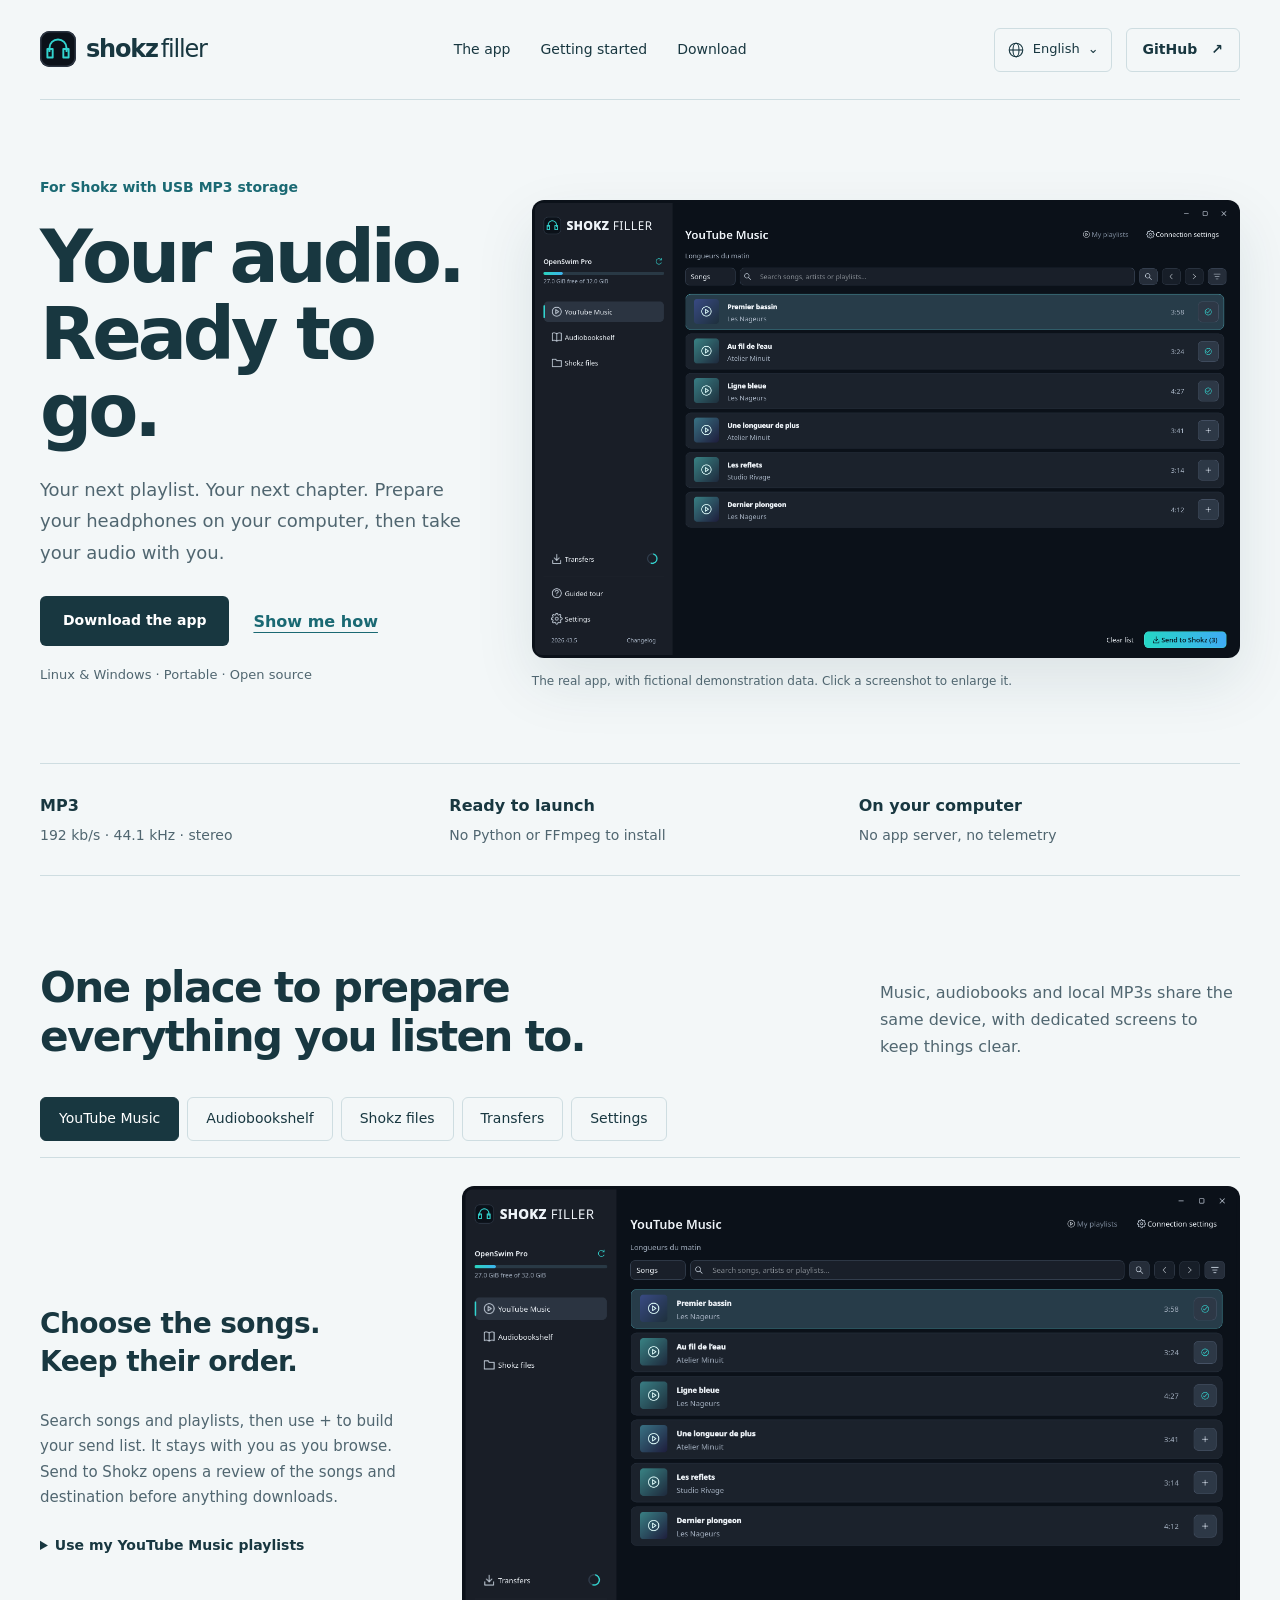
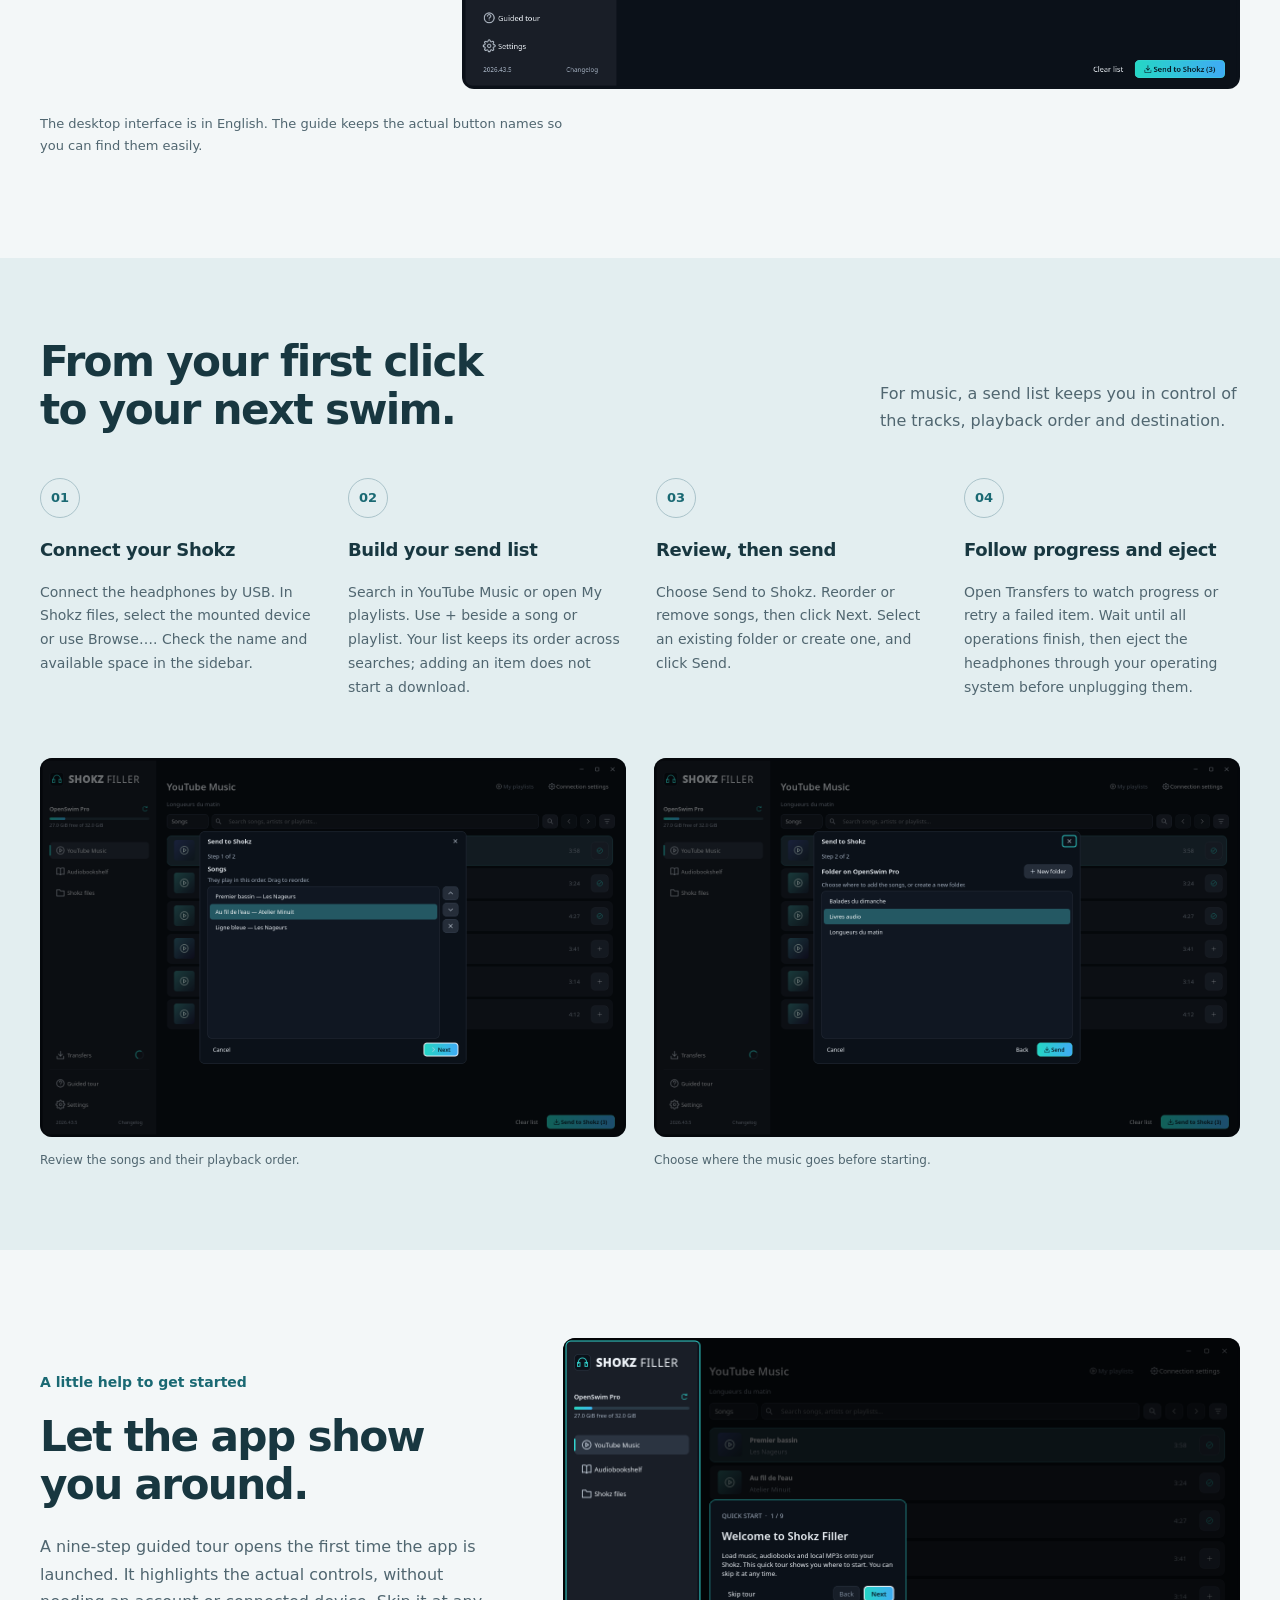
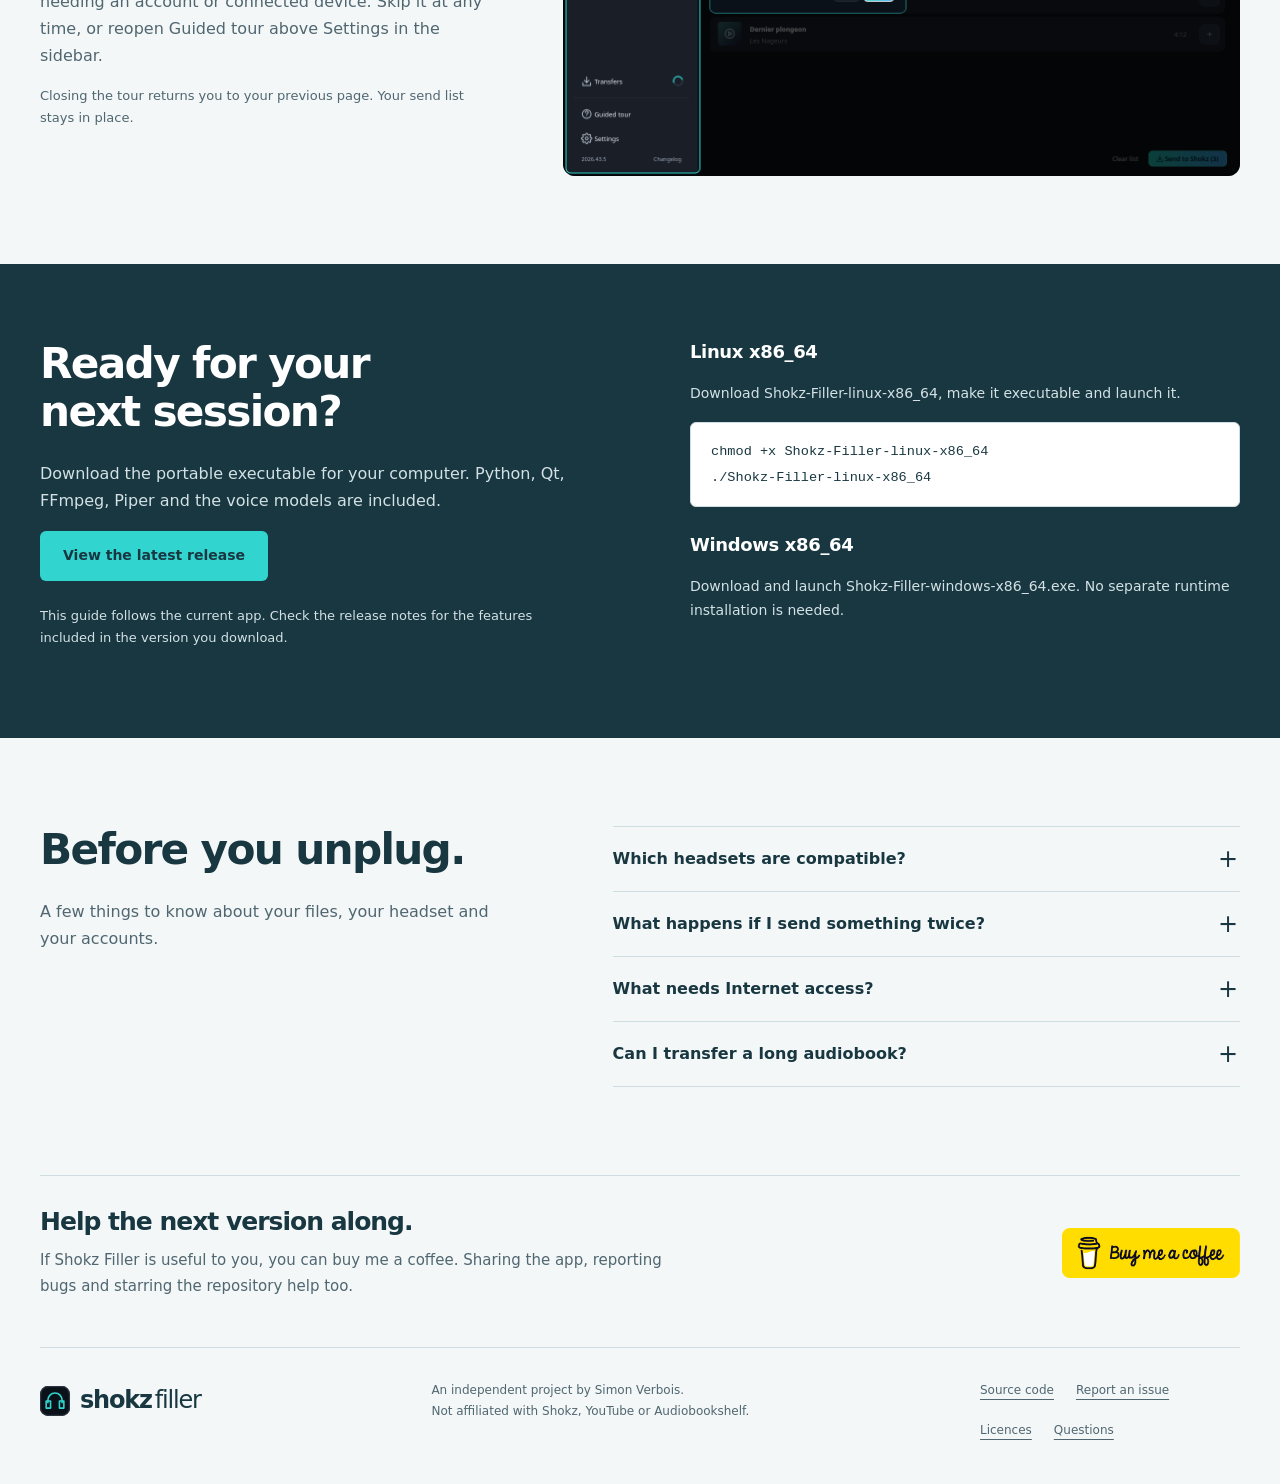
<file: docs/index.html>
<!doctype html>

<html lang="en">
  <head>
    <meta charset="utf-8">
    <meta name="viewport" content="width=device-width, initial-scale=1">
    <meta name="theme-color" content="#f3f7f8">
    <title>Shokz Filler — Your audio, ready to go.</title>
    <meta name="description" content="Prepare music, Audiobookshelf chapters and local MP3s for your Shokz. A portable Linux and Windows app with verified transfers, offline voices and a guided tour.">
    <meta property="og:title" content="Shokz Filler — Your audio, ready to go.">
    <meta property="og:description" content="Prepare music, Audiobookshelf chapters and local MP3s for your Shokz. A portable Linux and Windows app with verified transfers, offline voices and a guided tour.">
    <meta property="og:type" content="website">
    <meta property="og:url" content="https://simon-verbois.github.io/shokz-filler/">
    <meta property="og:image" content="https://simon-verbois.github.io/shokz-filler/screenshots/music.png">
    <link rel="canonical" href="https://simon-verbois.github.io/shokz-filler/">
    <link rel="icon" href="favicon.svg" type="image/svg+xml">
    <link rel="stylesheet" href="styles.css">
    <script src="site.js" defer></script>
  <link rel="alternate" hreflang="en" href="https://simon-verbois.github.io/shokz-filler/">
<link rel="alternate" hreflang="fr" href="https://simon-verbois.github.io/shokz-filler/fr/">
<link rel="alternate" hreflang="nl" href="https://simon-verbois.github.io/shokz-filler/nl/">
<link rel="alternate" hreflang="de" href="https://simon-verbois.github.io/shokz-filler/de/">
<link rel="alternate" hreflang="es" href="https://simon-verbois.github.io/shokz-filler/es/">
<link rel="alternate" hreflang="x-default" href="https://simon-verbois.github.io/shokz-filler/">
</head>
  <body>
    <a class="skip" href="#contenu">Skip to content</a>
    <header class="header wrap">
      <a class="brand" href="./" aria-label="Shokz Filler home"><img src="favicon.svg" width="36" height="36" alt=""><span>shokz<span class="brand-light">filler</span></span></a>
      <nav aria-label="Main navigation">
        <a href="#decouvrir">The app</a>
        <a href="#guide">Getting started</a>
        <a href="#telecharger">Download</a>
      </nav><div class="header-actions"><details class="language-picker"><summary aria-label="Site language: English"><svg viewBox="0 0 24 24" aria-hidden="true"><circle cx="12" cy="12" r="9"></circle><ellipse cx="12" cy="12" rx="4" ry="9"></ellipse><path d="M3 12h18"></path></svg><span>English</span><span aria-hidden="true">⌄</span></summary><ul><li><a href="./" lang="en" hreflang="en" aria-current="page">English</a></li><li><a href="./fr/" lang="fr" hreflang="fr">Français</a></li><li><a href="./nl/" lang="nl" hreflang="nl">Nederlands</a></li><li><a href="./de/" lang="de" hreflang="de">Deutsch</a></li><li><a href="./es/" lang="es" hreflang="es">Español</a></li></ul></details>
      <a class="button button-small button-outline" href="https://github.com/simon-verbois/shokz-filler">GitHub <span aria-hidden="true">↗</span></a>
    </div></header>
    <main id="contenu">
      <section class="hero wrap" aria-labelledby="hero-title">
        <div class="hero-copy">
          <p class="eyebrow">For Shokz with USB MP3 storage</p>
          <h1 id="hero-title">Your audio.<br>Ready to go.</h1>
          <p class="lead">Your next playlist. Your next chapter. Prepare your headphones on your computer, then take your audio with you.</p>
          <div class="actions">
            <a class="button button-primary" href="#telecharger">Download the app</a>
            <a class="text-link" href="#guide">Show me how</a>
          </div>
          <p class="small muted">Linux &amp; Windows · Portable · Open source</p>
        </div>
        <figure class="hero-shot">
          <a class="screenshot" href="screenshots/music.png" data-preview><img src="screenshots/music.png" width="1360" height="880" fetchpriority="high" alt="Music search with three songs in the send list"></a>
          <figcaption>The real app, with fictional demonstration data. Click a screenshot to enlarge it.</figcaption>
        </figure>
      </section>
      <div class="specs wrap">
        <p><strong>MP3</strong><span>192 kb/s · 44.1 kHz · stereo</span></p>
        <p>
          <strong>Ready to launch</strong><span>No Python or FFmpeg to install</span>
        </p>
        <p>
          <strong>On your computer</strong><span>No app server, no telemetry</span>
        </p>
      </div>

      <section class="section wrap" id="decouvrir" aria-labelledby="app-title">
        <div class="section-head">
          <h2 id="app-title">One place to prepare everything you listen to.</h2>
          <p>Music, audiobooks and local MP3s share the same device, with dedicated screens to keep things clear.</p>
        </div>
        <div class="app-gallery" data-gallery>
          <div class="screen-tabs" aria-label="Application screens">
            <a href="#guide-musique" data-screen>YouTube Music</a>
            <a href="#guide-livres" data-screen>Audiobookshelf</a>
            <a href="#guide-appareil" data-screen>Shokz files</a>
            <a href="#screen-transfers" data-screen>Transfers</a>
            <a href="#guide-voix" data-screen>Settings</a>
          </div>
          <article class="screen-panel" id="guide-musique" data-panel>
            <div>
              <h3>Choose the songs. Keep their order.</h3>
              <p>Search songs and playlists, then use + to build your send list. It stays with you as you browse. Send to Shokz opens a review of the songs and destination before anything downloads.</p>
              <details>
                <summary>Use my YouTube Music playlists</summary>
                <p>In Settings, click Connect next to YouTube Music. Open your browser, sign in and return to the app to import the session. Then open My playlists. Public search works without an account.</p>
              </details>
            </div>
            <figure>
              <a class="screenshot" href="screenshots/music.png" data-preview><img src="screenshots/music.png" width="1360" height="880" loading="lazy" alt="Music search with three songs in the send list"></a>
            </figure>
          </article>
          <article class="screen-panel" id="guide-livres" data-panel>
            <div>
              <h3>One book. One folder. Numbered chapters.</h3>
              <p>Connect your Audiobookshelf server in Settings. Select books and choose Send to Shokz: each chapter becomes a numbered MP3, copied in playback order. Available chapter metadata is used when valid; otherwise the source-file order is preserved.</p>
              <a class="text-link" href="screenshots/chapters.png" data-preview><img class="preview-thumb" src="screenshots/chapters.png" width="1360" height="880" loading="lazy" alt="Numbered MP3 chapters in the Shokz file browser"><span>See the exported chapter files</span></a>
            </div>
            <figure>
              <a class="screenshot" href="screenshots/audiobooks.png" data-preview><img src="screenshots/audiobooks.png" width="1360" height="880" loading="lazy" alt="Audiobookshelf library and book selection"></a>
            </figure>
          </article>
          <article class="screen-panel" id="guide-appareil" data-panel>
            <div>
              <h3>Your files, in their place.</h3>
              <p>Choose your detected Shokz or use Browse… to select its mounted folder. Create folders, rename and move files. Add MP3 imports local music: compatible files copy directly, others are converted to the target format without changing your originals.</p>
              <p class="tip">Deletion asks for confirmation. Name conflicts preserve both files. Recovery tools are in the overflow menu.</p>
            </div>
            <figure>
              <a class="screenshot" href="screenshots/device.png" data-preview><img src="screenshots/device.png" width="1360" height="880" loading="lazy" alt="Device storage, folders and local MP3 import controls"></a>
            </figure>
          </article>
          <article class="screen-panel" id="screen-transfers" data-panel>
            <div>
              <h3>Know what is happening.</h3>
              <p>Follow downloads, conversion and copies in Transfers. Use Cancel selected for active or queued items, or Retry selected after a failure or cancellation. The sidebar indicator stays visible on every screen.</p>
              <p class="tip">Interrupted copies remain distinguishable from complete MP3s. Reconnect the same device before retrying or resuming.</p>
            </div>
            <figure>
              <a class="screenshot" href="screenshots/transfers.png" data-preview><img src="screenshots/transfers.png" width="1360" height="880" loading="lazy" alt="Transfer queue with complete, converting, waiting and failed items"></a>
            </figure>
          </article>
          <article class="screen-panel" id="guide-voix" data-panel>
            <div>
              <h3>Hear which chapter comes next.</h3>
              <p>Optional Piper announcements run offline, with eight bundled voices across French, English, German, Dutch and Spanish. Set separate text for the first and later chapters. Default speed is 100%, followed by 1.5 seconds of silence.</p>
              <p>Use $book_name, $author_name, $chapter_number and $chapter_title. Try Preview, then Save settings. Changes apply to books queued afterwards.</p>
              <a class="text-link" href="screenshots/accounts.png" data-preview><img class="preview-thumb" src="screenshots/accounts.png" width="1360" height="880" loading="lazy" alt="Settings with YouTube Music and Audiobookshelf account controls"><span>See the account settings</span></a>
            </div>
            <figure>
              <a class="screenshot" href="screenshots/settings.png" data-preview><img src="screenshots/settings.png" width="1360" height="880" loading="lazy" alt="First-chapter and later-chapter announcement settings with voice preview"></a>
            </figure>
          </article>
        </div>
        <p class="small muted">The desktop interface is in English. The guide keeps the actual button names so you can find them easily.</p>
      </section>

      <section class="guide-section" id="guide" aria-labelledby="guide-title">
        <div class="wrap">
          <div class="section-head">
            <h2 id="guide-title">From your first click to your next swim.</h2>
            <p>For music, a send list keeps you in control of the tracks, playback order and destination.</p>
          </div>
          <ol class="workflow">
            <li>
              <h3>Connect your Shokz</h3>
              <p>Connect the headphones by USB. In Shokz files, select the mounted device or use Browse…. Check the name and available space in the sidebar.</p>
            </li>
            <li>
              <h3>Build your send list</h3>
              <p>Search in YouTube Music or open My playlists. Use + beside a song or playlist. Your list keeps its order across searches; adding an item does not start a download.</p>
            </li>
            <li>
              <h3>Review, then send</h3>
              <p>Choose Send to Shokz. Reorder or remove songs, then click Next. Select an existing folder or create one, and click Send.</p>
            </li>
            <li>
              <h3>Follow progress and eject</h3>
              <p>Open Transfers to watch progress or retry a failed item. Wait until all operations finish, then eject the headphones through your operating system before unplugging them.</p>
            </li>
          </ol>
          <div class="wizard-gallery">
            <figure>
              <a class="screenshot" href="screenshots/transfer-order.png" data-preview><img src="screenshots/transfer-order.png" width="1360" height="880" loading="lazy" alt="Transfer assistant showing songs in playback order"></a>
              <figcaption>Review the songs and their playback order.</figcaption>
            </figure>
            <figure>
              <a class="screenshot" href="screenshots/transfer-folder.png" data-preview><img src="screenshots/transfer-folder.png" width="1360" height="880" loading="lazy" alt="Transfer assistant with destination folders and Send button"></a>
              <figcaption>Choose where the music goes before starting.</figcaption>
            </figure>
          </div>
        </div>
      </section>

      <section class="section wrap tour-section" aria-labelledby="tour-title">
        <div>
          <p class="eyebrow">A little help to get started</p>
          <h2 id="tour-title">Let the app show you around.</h2>
          <p>A nine-step guided tour opens the first time the app is launched. It highlights the actual controls, without needing an account or connected device. Skip it at any time, or reopen Guided tour above Settings in the sidebar.</p>
          <p class="small muted">Closing the tour returns you to your previous page. Your send list stays in place.</p>
        </div>
        <figure>
          <a class="screenshot" href="screenshots/guided-tour.png" data-preview><img src="screenshots/guided-tour.png" width="1360" height="880" loading="lazy" alt="Guided tour highlighting the sidebar with Back, Next and Skip controls"></a>
        </figure>
      </section>

      <section class="download-section" id="telecharger" aria-labelledby="download-title">
        <div class="wrap download-layout">
          <div>
            <h2 id="download-title">Ready for your next session?</h2>
            <p>Download the portable executable for your computer. Python, Qt, FFmpeg, Piper and the voice models are included.</p>
            <a class="button button-primary" href="https://github.com/simon-verbois/shokz-filler/releases/latest">View the latest release</a>
            <p class="small release-note">This guide follows the current app. Check the release notes for the features included in the version you download.</p>
          </div>
          <div class="platforms">
            <article>
              <h3>Linux x86_64</h3>
              <p>Download Shokz-Filler-linux-x86_64, make it executable and launch it.</p>
              <pre><code>chmod +x Shokz-Filler-linux-x86_64
./Shokz-Filler-linux-x86_64</code></pre>
            </article>
            <article>
              <h3>Windows x86_64</h3>
              <p>Download and launch Shokz-Filler-windows-x86_64.exe. No separate runtime installation is needed.</p>
            </article>
          </div>
        </div>
      </section>

      <section class="section wrap faq" id="questions" aria-labelledby="faq-title">
        <div>
          <h2 id="faq-title">Before you unplug.</h2>
          <p>A few things to know about your files, your headset and your accounts.</p>
        </div>
        <div class="faq-list">
          <details>
            <summary>Which headsets are compatible?</summary>
            <p>Shokz models with USB MP3 storage, including OpenSwim Pro. Unknown volume names can be selected manually. Numbered filenames and sequential copies help preserve playback order; behaviour depends on the model and firmware.</p>
          </details>
          <details>
            <summary>What happens if I send something twice?</summary>
            <p>Recognised identical tracks and exports are skipped. Unidentified files and filename conflicts are preserved. A book with different sources or announcement settings gets a separate export folder.</p>
          </details>
          <details>
            <summary>What needs Internet access?</summary>
            <p>YouTube Music and Audiobookshelf need access to their services. Local MP3 import and Piper announcements work offline. Account sessions are stored locally; Disconnect or Disconnect / forget removes the saved app credentials.</p>
          </details>
          <details>
            <summary>Can I transfer a long audiobook?</summary>
            <p>Books are split into numbered chapter MP3s, with a conservative 4 GiB limit per output file. Keep enough free space on your computer for the sources and conversion cache, and on the headphones for the result.</p>
          </details>
        </div>
      </section>

      <section class="support wrap" id="soutenir" aria-labelledby="support-title">
        <div>
          <h2 id="support-title">Help the next version along.</h2>
          <p>If Shokz Filler is useful to you, you can buy me a coffee. Sharing the app, reporting bugs and starring the repository help too.</p>
        </div>
        <a class="coffee-link" href="https://buymeacoffee.com/simonverbois" aria-label="Support Shokz Filler on Buy Me a Coffee"><img src="buy-me-a-coffee.svg" width="178" height="50" alt="Buy Me a Coffee"></a>
      </section>
    </main>
    <footer class="footer wrap">
      <a class="brand" href="./"><img src="favicon.svg" width="30" height="30" alt=""><span>shokz<span class="brand-light">filler</span></span></a>
      <p>An independent project by Simon Verbois.<br>Not affiliated with Shokz, YouTube or Audiobookshelf.</p>
      <div>
        <a href="https://github.com/simon-verbois/shokz-filler">Source code</a><a href="https://github.com/simon-verbois/shokz-filler/issues">Report an issue</a><a href="https://github.com/simon-verbois/shokz-filler/blob/main/THIRD_PARTY_NOTICES.md">Licences</a><a href="#questions">Questions</a>
      </div>
    </footer>
    <dialog class="lightbox" aria-label="Enlarged screenshot">
      <form method="dialog">
        <button class="button button-small button-primary">Close</button>
      </form>
      <img src="screenshots/music.png" width="1360" height="880" alt="">
      <p class="lightbox-caption"></p>
    </dialog>
  </body>
</html>
</file>
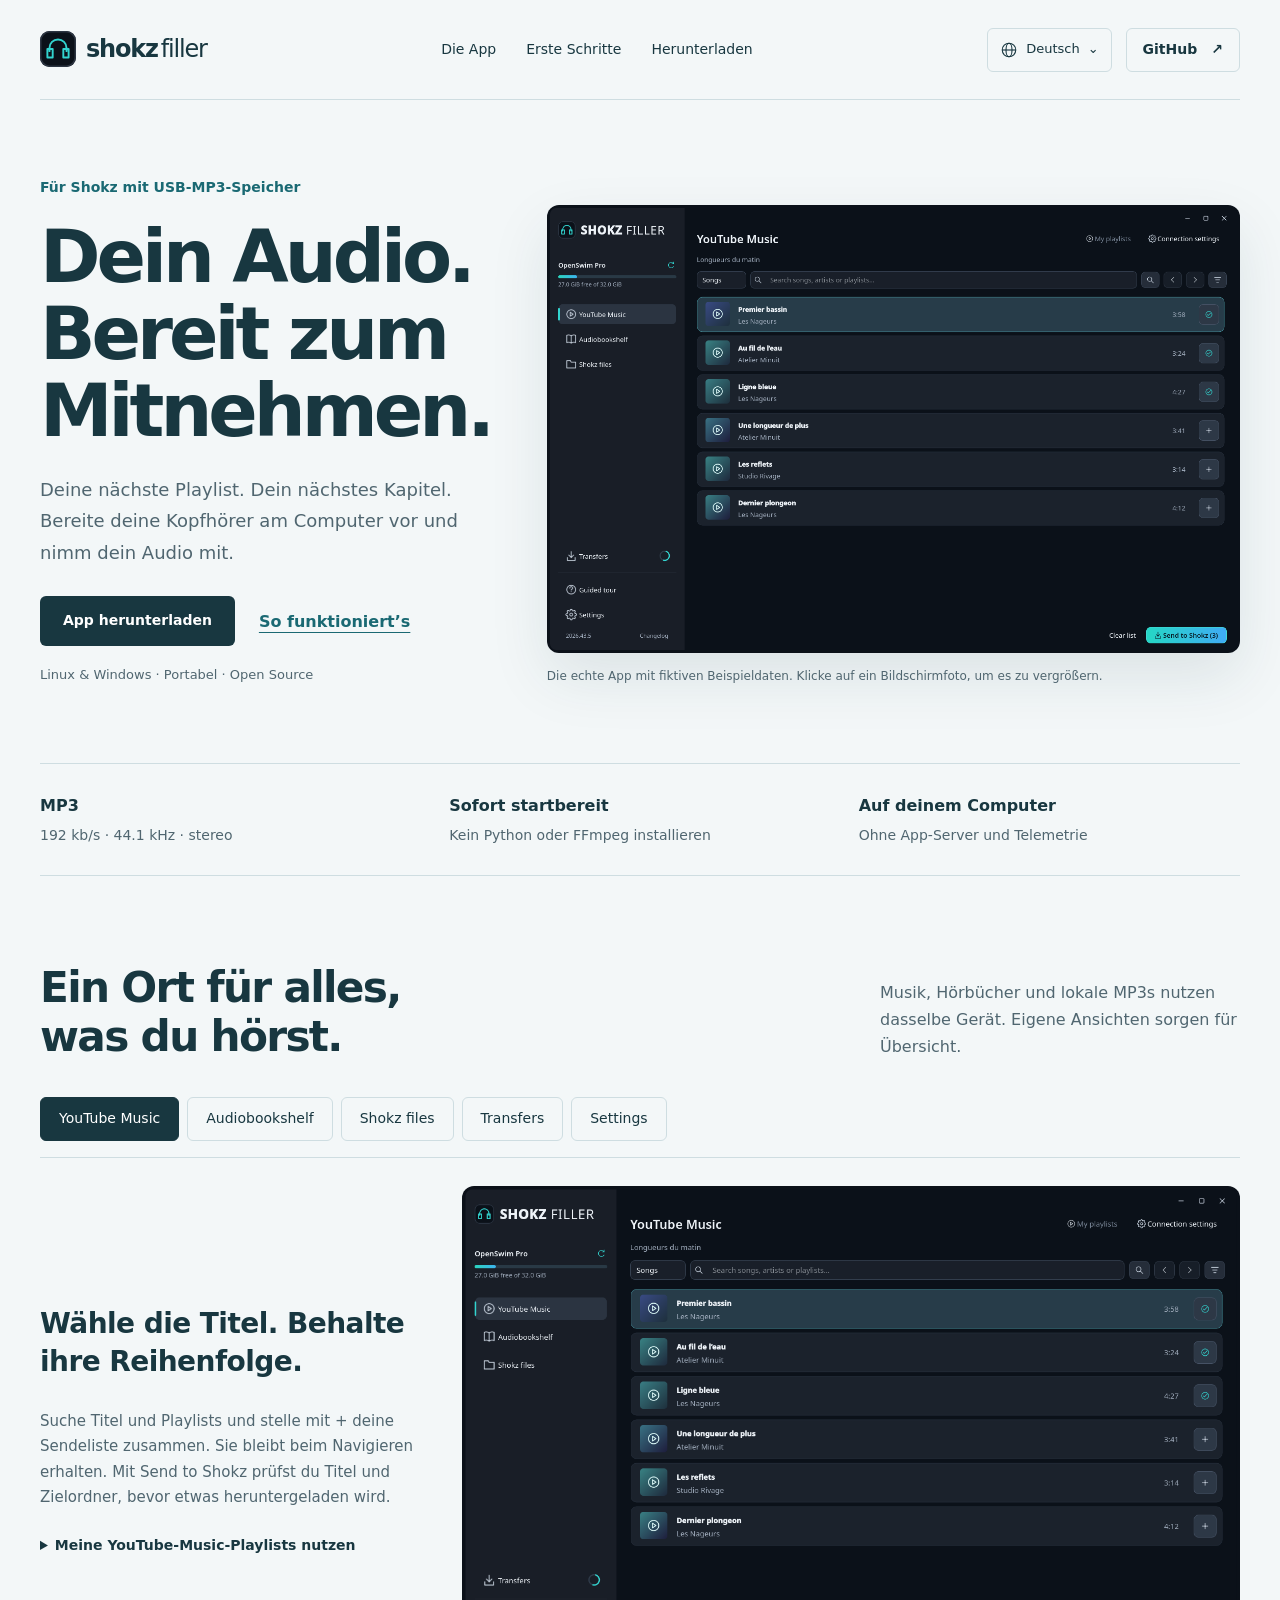
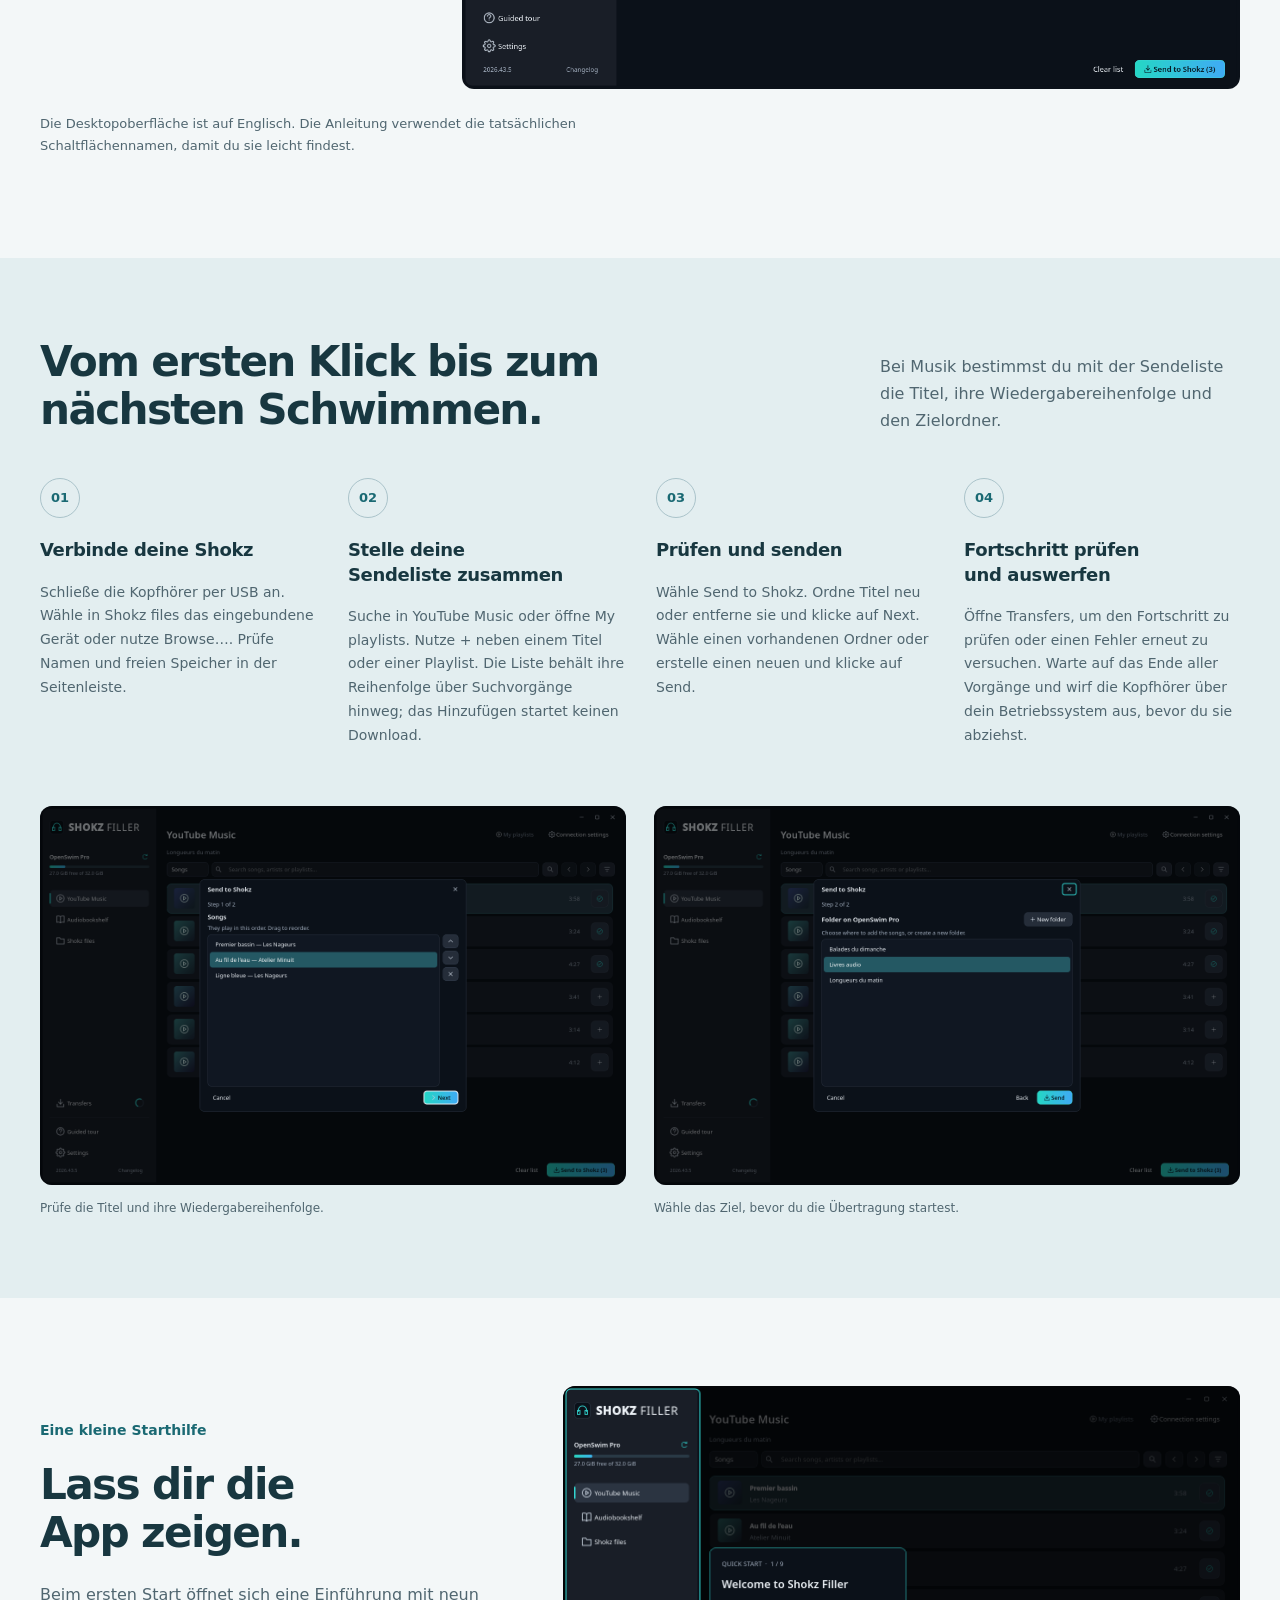
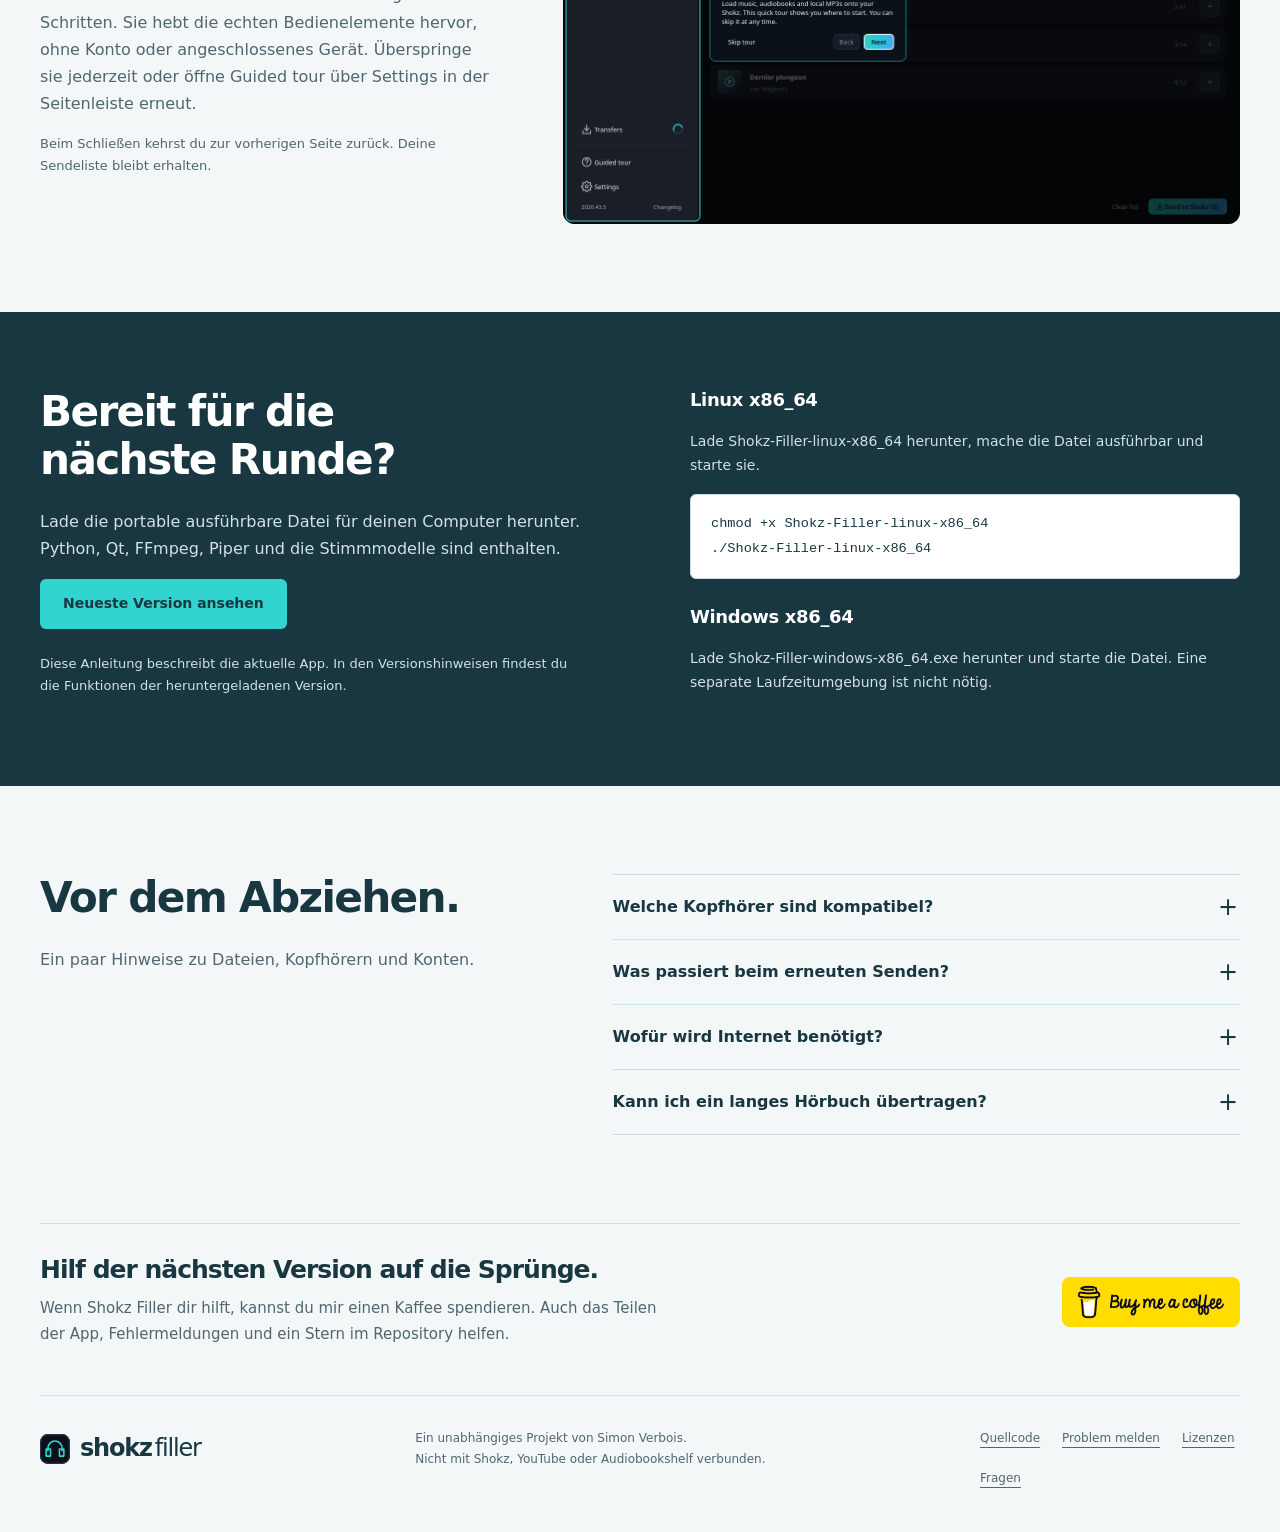
<file: docs/de/index.html>
<!doctype html>

<html lang="de">
  <head>
    <meta charset="utf-8">
    <meta name="viewport" content="width=device-width, initial-scale=1">
    <meta name="theme-color" content="#f3f7f8">
    <title>Shokz Filler — Dein Audio, bereit zum Mitnehmen.</title>
    <meta name="description" content="Bereite Musik, Audiobookshelf-Kapitel und lokale MP3s für deine Shokz vor. Eine portable App für Linux und Windows mit geprüften Übertragungen, Offline-Stimmen und einer Einführung.">
    <meta property="og:title" content="Shokz Filler — Dein Audio, bereit zum Mitnehmen.">
    <meta property="og:description" content="Bereite Musik, Audiobookshelf-Kapitel und lokale MP3s für deine Shokz vor. Eine portable App für Linux und Windows mit geprüften Übertragungen, Offline-Stimmen und einer Einführung.">
    <meta property="og:type" content="website">
    <meta property="og:url" content="https://simon-verbois.github.io/shokz-filler/de/">
    <meta property="og:image" content="https://simon-verbois.github.io/shokz-filler/screenshots/music.png">
    <link rel="canonical" href="https://simon-verbois.github.io/shokz-filler/de/">
    <link rel="icon" href="../favicon.svg" type="image/svg+xml">
    <link rel="stylesheet" href="../styles.css">
    <script src="../site.js" defer></script>
  <link rel="alternate" hreflang="en" href="https://simon-verbois.github.io/shokz-filler/">
<link rel="alternate" hreflang="fr" href="https://simon-verbois.github.io/shokz-filler/fr/">
<link rel="alternate" hreflang="nl" href="https://simon-verbois.github.io/shokz-filler/nl/">
<link rel="alternate" hreflang="de" href="https://simon-verbois.github.io/shokz-filler/de/">
<link rel="alternate" hreflang="es" href="https://simon-verbois.github.io/shokz-filler/es/">
<link rel="alternate" hreflang="x-default" href="https://simon-verbois.github.io/shokz-filler/">
</head>
  <body>
    <a class="skip" href="#contenu">Zum Inhalt springen</a>
    <header class="header wrap">
      <a class="brand" href="./" aria-label="Shokz Filler, Startseite"><img src="../favicon.svg" width="36" height="36" alt=""><span>shokz<span class="brand-light">filler</span></span></a>
      <nav aria-label="Hauptnavigation">
        <a href="#decouvrir">Die App</a>
        <a href="#guide">Erste Schritte</a>
        <a href="#telecharger">Herunterladen</a>
      </nav><div class="header-actions"><details class="language-picker"><summary aria-label="Sprache der Website: Deutsch"><svg viewBox="0 0 24 24" aria-hidden="true"><circle cx="12" cy="12" r="9"></circle><ellipse cx="12" cy="12" rx="4" ry="9"></ellipse><path d="M3 12h18"></path></svg><span>Deutsch</span><span aria-hidden="true">⌄</span></summary><ul><li><a href="../" lang="en" hreflang="en">English</a></li><li><a href="../fr/" lang="fr" hreflang="fr">Français</a></li><li><a href="../nl/" lang="nl" hreflang="nl">Nederlands</a></li><li><a href="../de/" lang="de" hreflang="de" aria-current="page">Deutsch</a></li><li><a href="../es/" lang="es" hreflang="es">Español</a></li></ul></details>
      <a class="button button-small button-outline" href="https://github.com/simon-verbois/shokz-filler">GitHub <span aria-hidden="true">↗</span></a>
    </div></header>
    <main id="contenu">
      <section class="hero wrap" aria-labelledby="hero-title">
        <div class="hero-copy">
          <p class="eyebrow">Für Shokz mit USB-MP3-Speicher</p>
          <h1 id="hero-title">Dein Audio.<br>Bereit zum Mitnehmen.</h1>
          <p class="lead">Deine nächste Playlist. Dein nächstes Kapitel. Bereite deine Kopfhörer am Computer vor und nimm dein Audio mit.</p>
          <div class="actions">
            <a class="button button-primary" href="#telecharger">App herunterladen</a>
            <a class="text-link" href="#guide">So funktioniert’s</a>
          </div>
          <p class="small muted">Linux &amp; Windows · Portabel · Open Source</p>
        </div>
        <figure class="hero-shot">
          <a class="screenshot" href="../screenshots/music.png" data-preview><img src="../screenshots/music.png" width="1360" height="880" fetchpriority="high" alt="Musiksuche mit drei Titeln in der Sendeliste"></a>
          <figcaption>Die echte App mit fiktiven Beispieldaten. Klicke auf ein Bildschirmfoto, um es zu vergrößern.</figcaption>
        </figure>
      </section>
      <div class="specs wrap">
        <p><strong>MP3</strong><span>192 kb/s · 44.1 kHz · stereo</span></p>
        <p>
          <strong>Sofort startbereit</strong><span>Kein Python oder FFmpeg installieren</span>
        </p>
        <p>
          <strong>Auf deinem Computer</strong><span>Ohne App-Server und Telemetrie</span>
        </p>
      </div>

      <section class="section wrap" id="decouvrir" aria-labelledby="app-title">
        <div class="section-head">
          <h2 id="app-title">Ein Ort für alles, was du hörst.</h2>
          <p>Musik, Hörbücher und lokale MP3s nutzen dasselbe Gerät. Eigene Ansichten sorgen für Übersicht.</p>
        </div>
        <div class="app-gallery" data-gallery>
          <div class="screen-tabs" aria-label="Ansichten der App">
            <a href="#guide-musique" data-screen>YouTube Music</a>
            <a href="#guide-livres" data-screen>Audiobookshelf</a>
            <a href="#guide-appareil" data-screen>Shokz files</a>
            <a href="#screen-transfers" data-screen>Transfers</a>
            <a href="#guide-voix" data-screen>Settings</a>
          </div>
          <article class="screen-panel" id="guide-musique" data-panel>
            <div>
              <h3>Wähle die Titel. Behalte ihre Reihenfolge.</h3>
              <p>Suche Titel und Playlists und stelle mit + deine Sendeliste zusammen. Sie bleibt beim Navigieren erhalten. Mit Send to Shokz prüfst du Titel und Zielordner, bevor etwas heruntergeladen wird.</p>
              <details>
                <summary>Meine YouTube-Music-Playlists nutzen</summary>
                <p>Klicke in Settings neben YouTube Music auf Connect. Öffne deinen Browser, melde dich an und kehre zur App zurück, um die Sitzung zu importieren. Öffne danach My playlists. Die öffentliche Suche funktioniert ohne Konto.</p>
              </details>
            </div>
            <figure>
              <a class="screenshot" href="../screenshots/music.png" data-preview><img src="../screenshots/music.png" width="1360" height="880" loading="lazy" alt="Musiksuche mit drei Titeln in der Sendeliste"></a>
            </figure>
          </article>
          <article class="screen-panel" id="guide-livres" data-panel>
            <div>
              <h3>Ein Buch. Ein Ordner. Nummerierte Kapitel.</h3>
              <p>Verbinde deinen Audiobookshelf-Server in Settings. Wähle Bücher und dann Send to Shokz: Jedes Kapitel wird zu einer nummerierten MP3, die in Wiedergabereihenfolge kopiert wird. Gültige Kapitelmetadaten werden verwendet, andernfalls bleibt die Reihenfolge der Quelldateien erhalten.</p>
              <a class="text-link" href="../screenshots/chapters.png" data-preview><img class="preview-thumb" src="../screenshots/chapters.png" width="1360" height="880" loading="lazy" alt="Nummerierte MP3-Kapitel im Shokz-Dateibrowser"><span>Exportierte Kapiteldateien ansehen</span></a>
            </div>
            <figure>
              <a class="screenshot" href="../screenshots/audiobooks.png" data-preview><img src="../screenshots/audiobooks.png" width="1360" height="880" loading="lazy" alt="Audiobookshelf-Bibliothek und Buchauswahl"></a>
            </figure>
          </article>
          <article class="screen-panel" id="guide-appareil" data-panel>
            <div>
              <h3>Deine Dateien, an ihrem Platz.</h3>
              <p>Wähle deine erkannten Shokz oder mit Browse… den eingebundenen Ordner. Erstelle Ordner und benenne oder verschiebe Dateien. Add MP3 importiert lokale Musik: Kompatible Dateien werden direkt kopiert, andere ins Zielformat umgewandelt, ohne die Originale zu ändern.</p>
              <p class="tip">Löschen erfordert eine Bestätigung. Bei Namenskonflikten bleiben beide Dateien erhalten. Wiederherstellungswerkzeuge findest du im Dreipunktmenü.</p>
            </div>
            <figure>
              <a class="screenshot" href="../screenshots/device.png" data-preview><img src="../screenshots/device.png" width="1360" height="880" loading="lazy" alt="Gerätespeicher, Ordner und Bedienelemente für den lokalen MP3-Import"></a>
            </figure>
          </article>
          <article class="screen-panel" id="screen-transfers" data-panel>
            <div>
              <h3>Behalte den Fortschritt im Blick.</h3>
              <p>Verfolge Downloads, Konvertierungen und Kopiervorgänge in Transfers. Nutze Cancel selected für aktive oder wartende Einträge und Retry selected nach einem Fehler oder Abbruch. Die Anzeige in der Seitenleiste bleibt überall sichtbar.</p>
              <p class="tip">Unterbrochene Kopien bleiben von fertigen MP3s unterscheidbar. Verbinde dasselbe Gerät erneut, bevor du einen Vorgang wiederholst oder fortsetzt.</p>
            </div>
            <figure>
              <a class="screenshot" href="../screenshots/transfers.png" data-preview><img src="../screenshots/transfers.png" width="1360" height="880" loading="lazy" alt="Übertragungswarteschlange mit fertigen, konvertierenden, wartenden und fehlgeschlagenen Einträgen"></a>
            </figure>
          </article>
          <article class="screen-panel" id="guide-voix" data-panel>
            <div>
              <h3>Höre, welches Kapitel beginnt.</h3>
              <p>Optionale Piper-Ansagen funktionieren offline, mit acht enthaltenen Stimmen auf Französisch, Englisch, Deutsch, Niederländisch und Spanisch. Lege getrennte Texte für das erste und die weiteren Kapitel fest. Das Standardtempo beträgt 100 %, gefolgt von 1,5 Sekunden Stille.</p>
              <p>Nutze $book_name, $author_name, $chapter_number und $chapter_title. Teste mit Preview und dann Save settings. Änderungen gelten für danach eingereihte Bücher.</p>
              <a class="text-link" href="../screenshots/accounts.png" data-preview><img class="preview-thumb" src="../screenshots/accounts.png" width="1360" height="880" loading="lazy" alt="Einstellungen für YouTube-Music- und Audiobookshelf-Konten"><span>Kontoeinstellungen ansehen</span></a>
            </div>
            <figure>
              <a class="screenshot" href="../screenshots/settings.png" data-preview><img src="../screenshots/settings.png" width="1360" height="880" loading="lazy" alt="Ansageeinstellungen für das erste und die weiteren Kapitel mit Stimmvorschau"></a>
            </figure>
          </article>
        </div>
        <p class="small muted">Die Desktopoberfläche ist auf Englisch. Die Anleitung verwendet die tatsächlichen Schaltflächennamen, damit du sie leicht findest.</p>
      </section>

      <section class="guide-section" id="guide" aria-labelledby="guide-title">
        <div class="wrap">
          <div class="section-head">
            <h2 id="guide-title">Vom ersten Klick bis zum nächsten Schwimmen.</h2>
            <p>Bei Musik bestimmst du mit der Sendeliste die Titel, ihre Wiedergabereihenfolge und den Zielordner.</p>
          </div>
          <ol class="workflow">
            <li>
              <h3>Verbinde deine Shokz</h3>
              <p>Schließe die Kopfhörer per USB an. Wähle in Shokz files das eingebundene Gerät oder nutze Browse…. Prüfe Namen und freien Speicher in der Seitenleiste.</p>
            </li>
            <li>
              <h3>Stelle deine Sendeliste zusammen</h3>
              <p>Suche in YouTube Music oder öffne My playlists. Nutze + neben einem Titel oder einer Playlist. Die Liste behält ihre Reihenfolge über Suchvorgänge hinweg; das Hinzufügen startet keinen Download.</p>
            </li>
            <li>
              <h3>Prüfen und senden</h3>
              <p>Wähle Send to Shokz. Ordne Titel neu oder entferne sie und klicke auf Next. Wähle einen vorhandenen Ordner oder erstelle einen neuen und klicke auf Send.</p>
            </li>
            <li>
              <h3>Fortschritt prüfen und auswerfen</h3>
              <p>Öffne Transfers, um den Fortschritt zu prüfen oder einen Fehler erneut zu versuchen. Warte auf das Ende aller Vorgänge und wirf die Kopfhörer über dein Betriebssystem aus, bevor du sie abziehst.</p>
            </li>
          </ol>
          <div class="wizard-gallery">
            <figure>
              <a class="screenshot" href="../screenshots/transfer-order.png" data-preview><img src="../screenshots/transfer-order.png" width="1360" height="880" loading="lazy" alt="Übertragungsassistent mit Titeln in Wiedergabereihenfolge"></a>
              <figcaption>Prüfe die Titel und ihre Wiedergabereihenfolge.</figcaption>
            </figure>
            <figure>
              <a class="screenshot" href="../screenshots/transfer-folder.png" data-preview><img src="../screenshots/transfer-folder.png" width="1360" height="880" loading="lazy" alt="Übertragungsassistent mit Zielordnern und der Schaltfläche Send"></a>
              <figcaption>Wähle das Ziel, bevor du die Übertragung startest.</figcaption>
            </figure>
          </div>
        </div>
      </section>

      <section class="section wrap tour-section" aria-labelledby="tour-title">
        <div>
          <p class="eyebrow">Eine kleine Starthilfe</p>
          <h2 id="tour-title">Lass dir die App zeigen.</h2>
          <p>Beim ersten Start öffnet sich eine Einführung mit neun Schritten. Sie hebt die echten Bedienelemente hervor, ohne Konto oder angeschlossenes Gerät. Überspringe sie jederzeit oder öffne Guided tour über Settings in der Seitenleiste erneut.</p>
          <p class="small muted">Beim Schließen kehrst du zur vorherigen Seite zurück. Deine Sendeliste bleibt erhalten.</p>
        </div>
        <figure>
          <a class="screenshot" href="../screenshots/guided-tour.png" data-preview><img src="../screenshots/guided-tour.png" width="1360" height="880" loading="lazy" alt="Einführung mit hervorgehobener Seitenleiste und den Schaltflächen Back, Next und Skip"></a>
        </figure>
      </section>

      <section class="download-section" id="telecharger" aria-labelledby="download-title">
        <div class="wrap download-layout">
          <div>
            <h2 id="download-title">Bereit für die nächste Runde?</h2>
            <p>Lade die portable ausführbare Datei für deinen Computer herunter. Python, Qt, FFmpeg, Piper und die Stimmmodelle sind enthalten.</p>
            <a class="button button-primary" href="https://github.com/simon-verbois/shokz-filler/releases/latest">Neueste Version ansehen</a>
            <p class="small release-note">Diese Anleitung beschreibt die aktuelle App. In den Versionshinweisen findest du die Funktionen der heruntergeladenen Version.</p>
          </div>
          <div class="platforms">
            <article>
              <h3>Linux x86_64</h3>
              <p>Lade Shokz-Filler-linux-x86_64 herunter, mache die Datei ausführbar und starte sie.</p>
              <pre><code>chmod +x Shokz-Filler-linux-x86_64
./Shokz-Filler-linux-x86_64</code></pre>
            </article>
            <article>
              <h3>Windows x86_64</h3>
              <p>Lade Shokz-Filler-windows-x86_64.exe herunter und starte die Datei. Eine separate Laufzeitumgebung ist nicht nötig.</p>
            </article>
          </div>
        </div>
      </section>

      <section class="section wrap faq" id="questions" aria-labelledby="faq-title">
        <div>
          <h2 id="faq-title">Vor dem Abziehen.</h2>
          <p>Ein paar Hinweise zu Dateien, Kopfhörern und Konten.</p>
        </div>
        <div class="faq-list">
          <details>
            <summary>Welche Kopfhörer sind kompatibel?</summary>
            <p>Shokz-Modelle mit USB-MP3-Speicher, einschließlich OpenSwim Pro. Unbekannte Volumenamen lassen sich manuell auswählen. Nummerierte Dateinamen und sequenzielles Kopieren helfen, die Wiedergabereihenfolge zu erhalten; das Verhalten hängt von Modell und Firmware ab.</p>
          </details>
          <details>
            <summary>Was passiert beim erneuten Senden?</summary>
            <p>Erkannte identische Titel und Exporte werden übersprungen. Unbekannte Dateien und Namenskonflikte bleiben erhalten. Ein Buch mit anderen Quellen oder Ansageeinstellungen erhält einen eigenen Exportordner.</p>
          </details>
          <details>
            <summary>Wofür wird Internet benötigt?</summary>
            <p>YouTube Music und Audiobookshelf benötigen Zugriff auf ihre Dienste. Lokaler MP3-Import und Piper-Ansagen funktionieren offline. Kontositzungen werden lokal gespeichert; Disconnect oder Disconnect / forget entfernt die gespeicherten App-Zugangsdaten.</p>
          </details>
          <details>
            <summary>Kann ich ein langes Hörbuch übertragen?</summary>
            <p>Bücher werden in nummerierte Kapitel-MP3s aufgeteilt, mit einer vorsichtigen Grenze von 4 GiB pro Ausgabedatei. Halte genügend Platz am Computer für Quellen und Konvertierungscache sowie auf den Kopfhörern für das Ergebnis frei.</p>
          </details>
        </div>
      </section>

      <section class="support wrap" id="soutenir" aria-labelledby="support-title">
        <div>
          <h2 id="support-title">Hilf der nächsten Version auf die Sprünge.</h2>
          <p>Wenn Shokz Filler dir hilft, kannst du mir einen Kaffee spendieren. Auch das Teilen der App, Fehlermeldungen und ein Stern im Repository helfen.</p>
        </div>
        <a class="coffee-link" href="https://buymeacoffee.com/simonverbois" aria-label="Shokz Filler auf Buy Me a Coffee unterstützen"><img src="../buy-me-a-coffee.svg" width="178" height="50" alt="Buy Me a Coffee"></a>
      </section>
    </main>
    <footer class="footer wrap">
      <a class="brand" href="./"><img src="../favicon.svg" width="30" height="30" alt=""><span>shokz<span class="brand-light">filler</span></span></a>
      <p>Ein unabhängiges Projekt von Simon Verbois.<br>Nicht mit Shokz, YouTube oder Audiobookshelf verbunden.</p>
      <div>
        <a href="https://github.com/simon-verbois/shokz-filler">Quellcode</a><a href="https://github.com/simon-verbois/shokz-filler/issues">Problem melden</a><a href="https://github.com/simon-verbois/shokz-filler/blob/main/THIRD_PARTY_NOTICES.md">Lizenzen</a><a href="#questions">Fragen</a>
      </div>
    </footer>
    <dialog class="lightbox" aria-label="Vergrößertes Bildschirmfoto">
      <form method="dialog">
        <button class="button button-small button-primary">Schließen</button>
      </form>
      <img src="../screenshots/music.png" width="1360" height="880" alt="">
      <p class="lightbox-caption"></p>
    </dialog>
  </body>
</html>
</file>
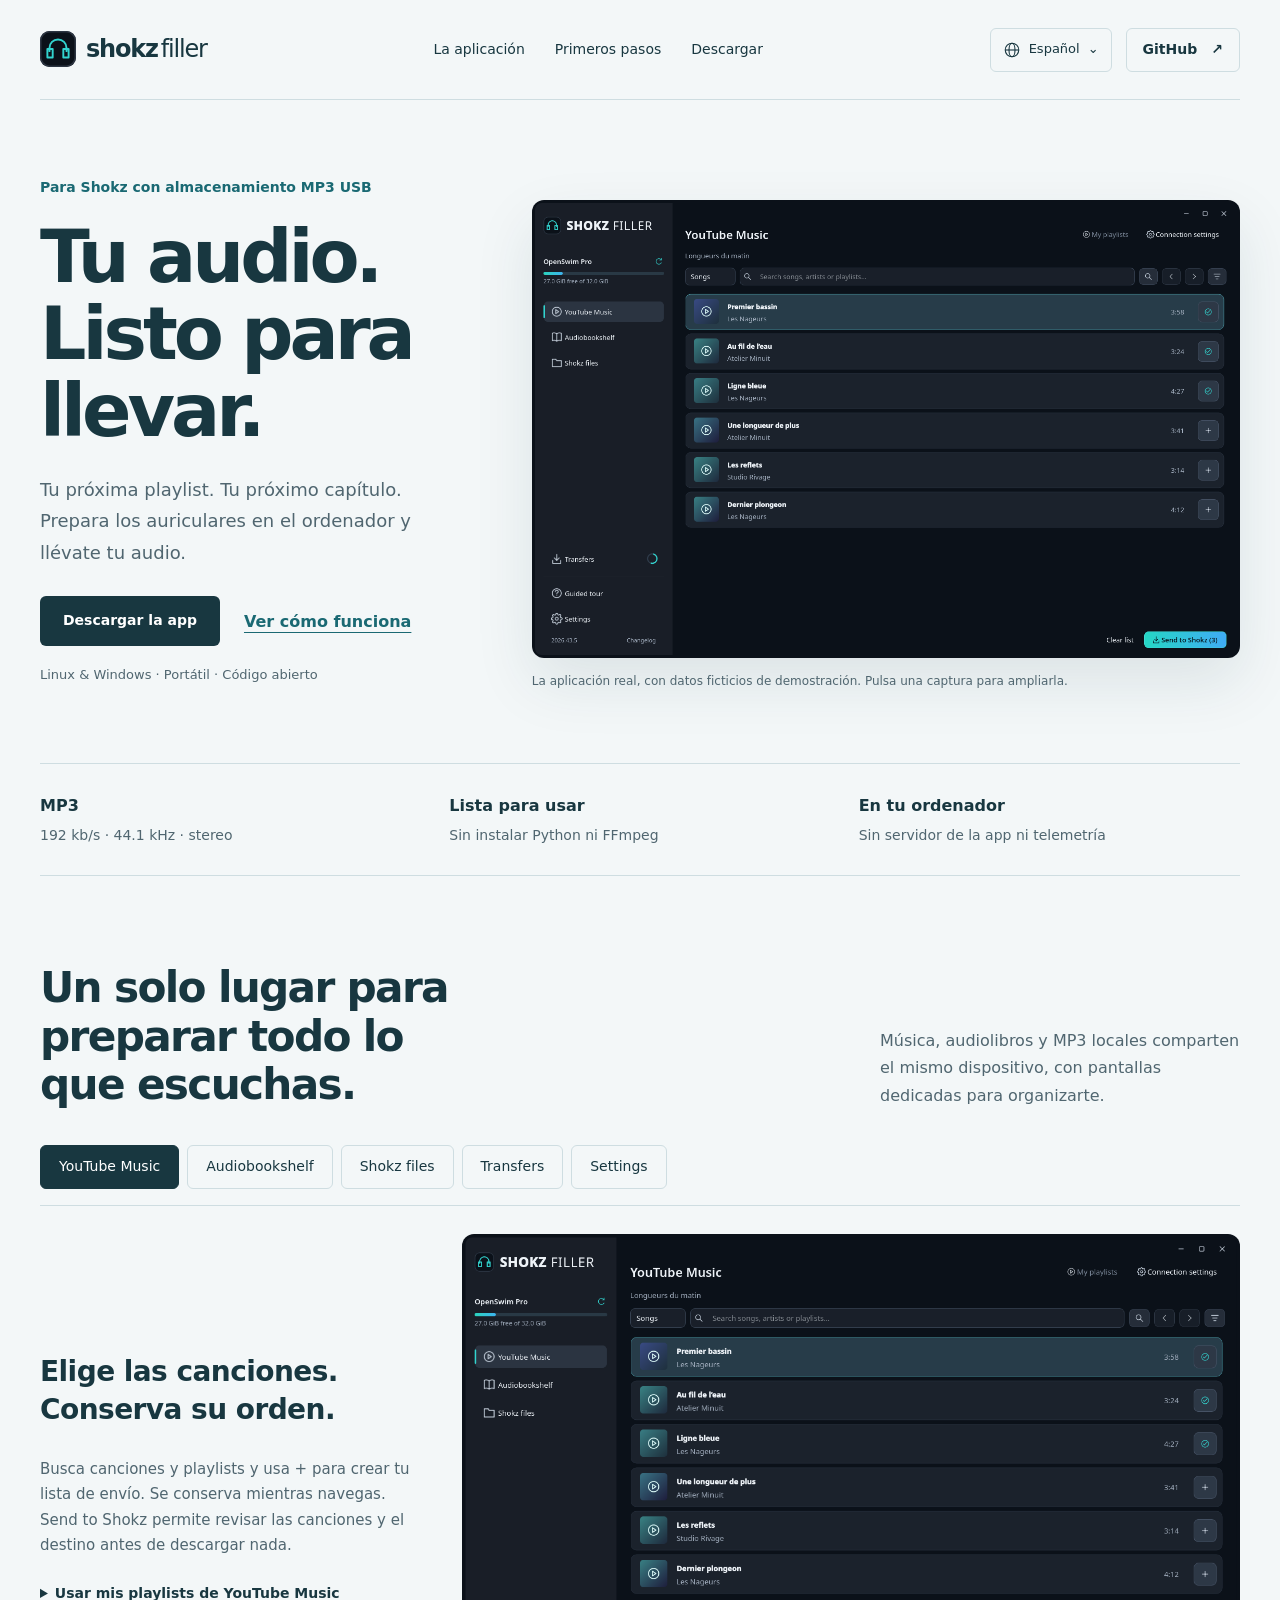
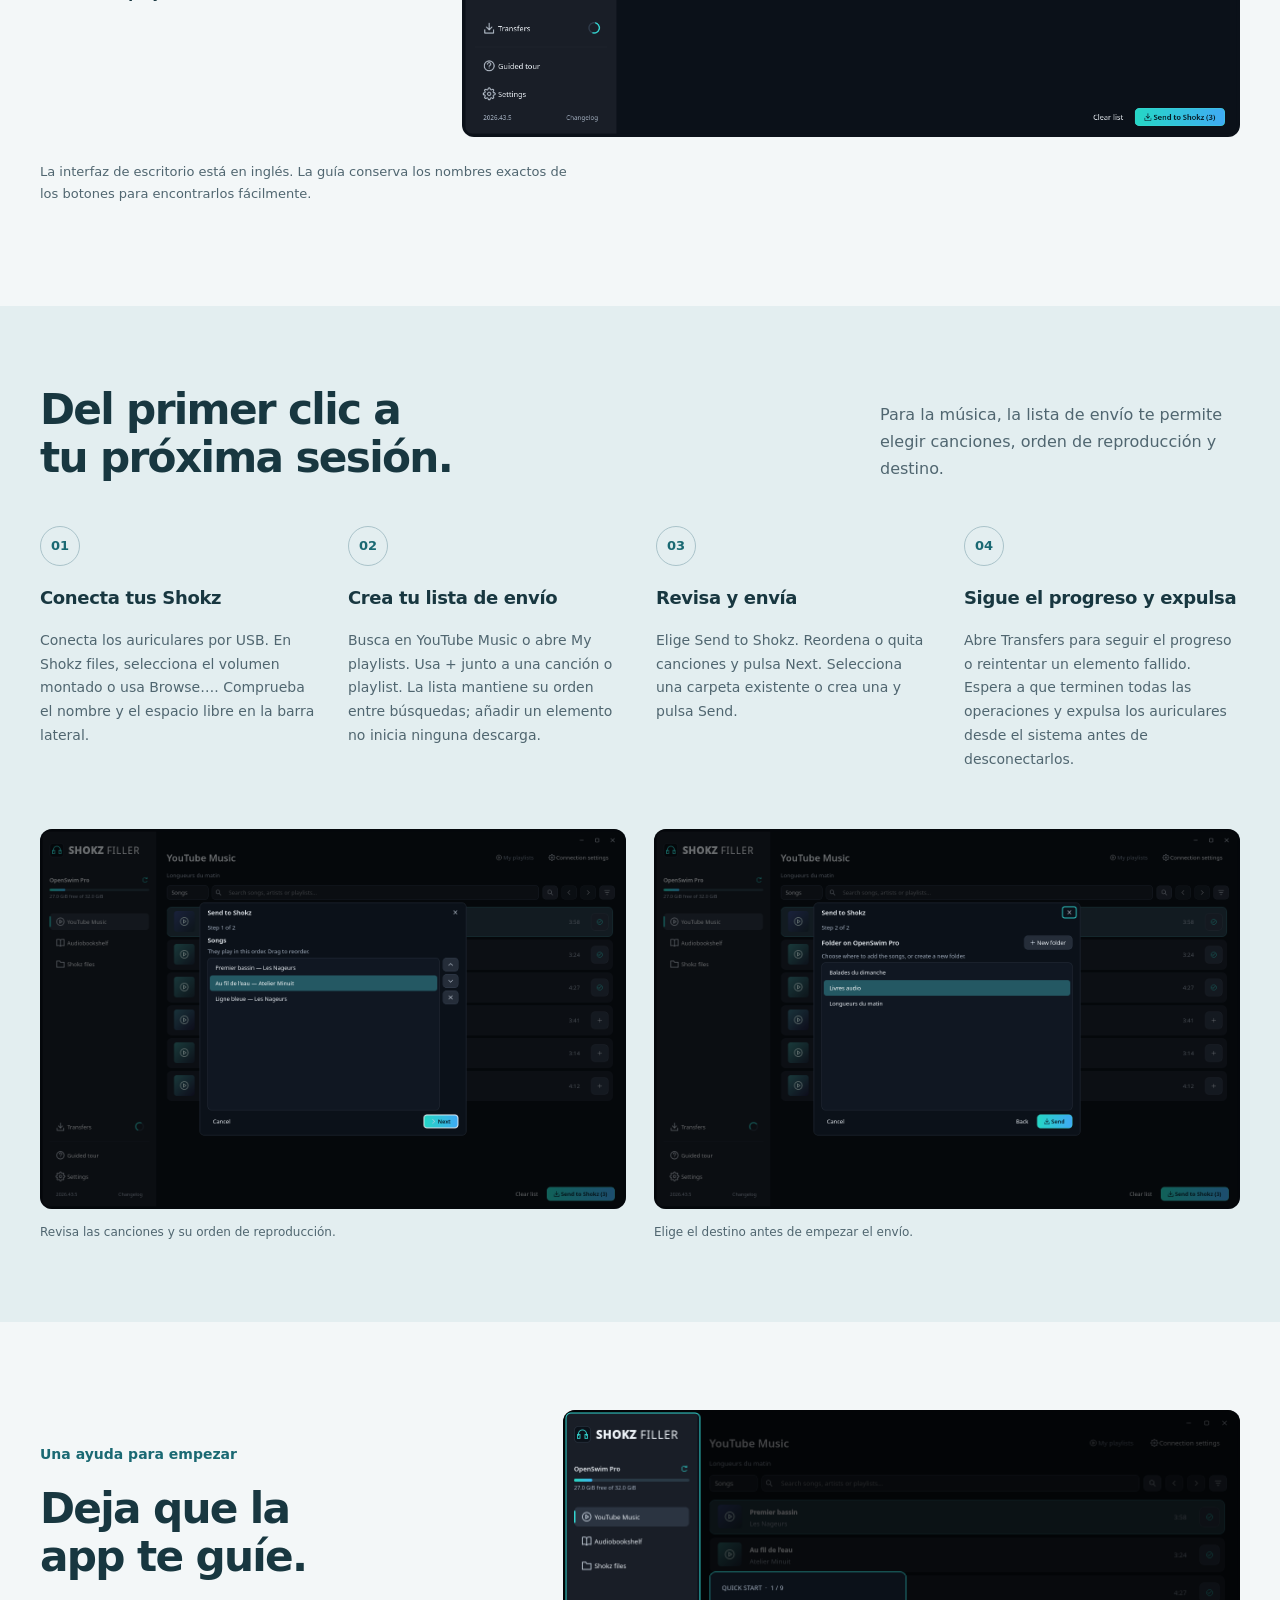
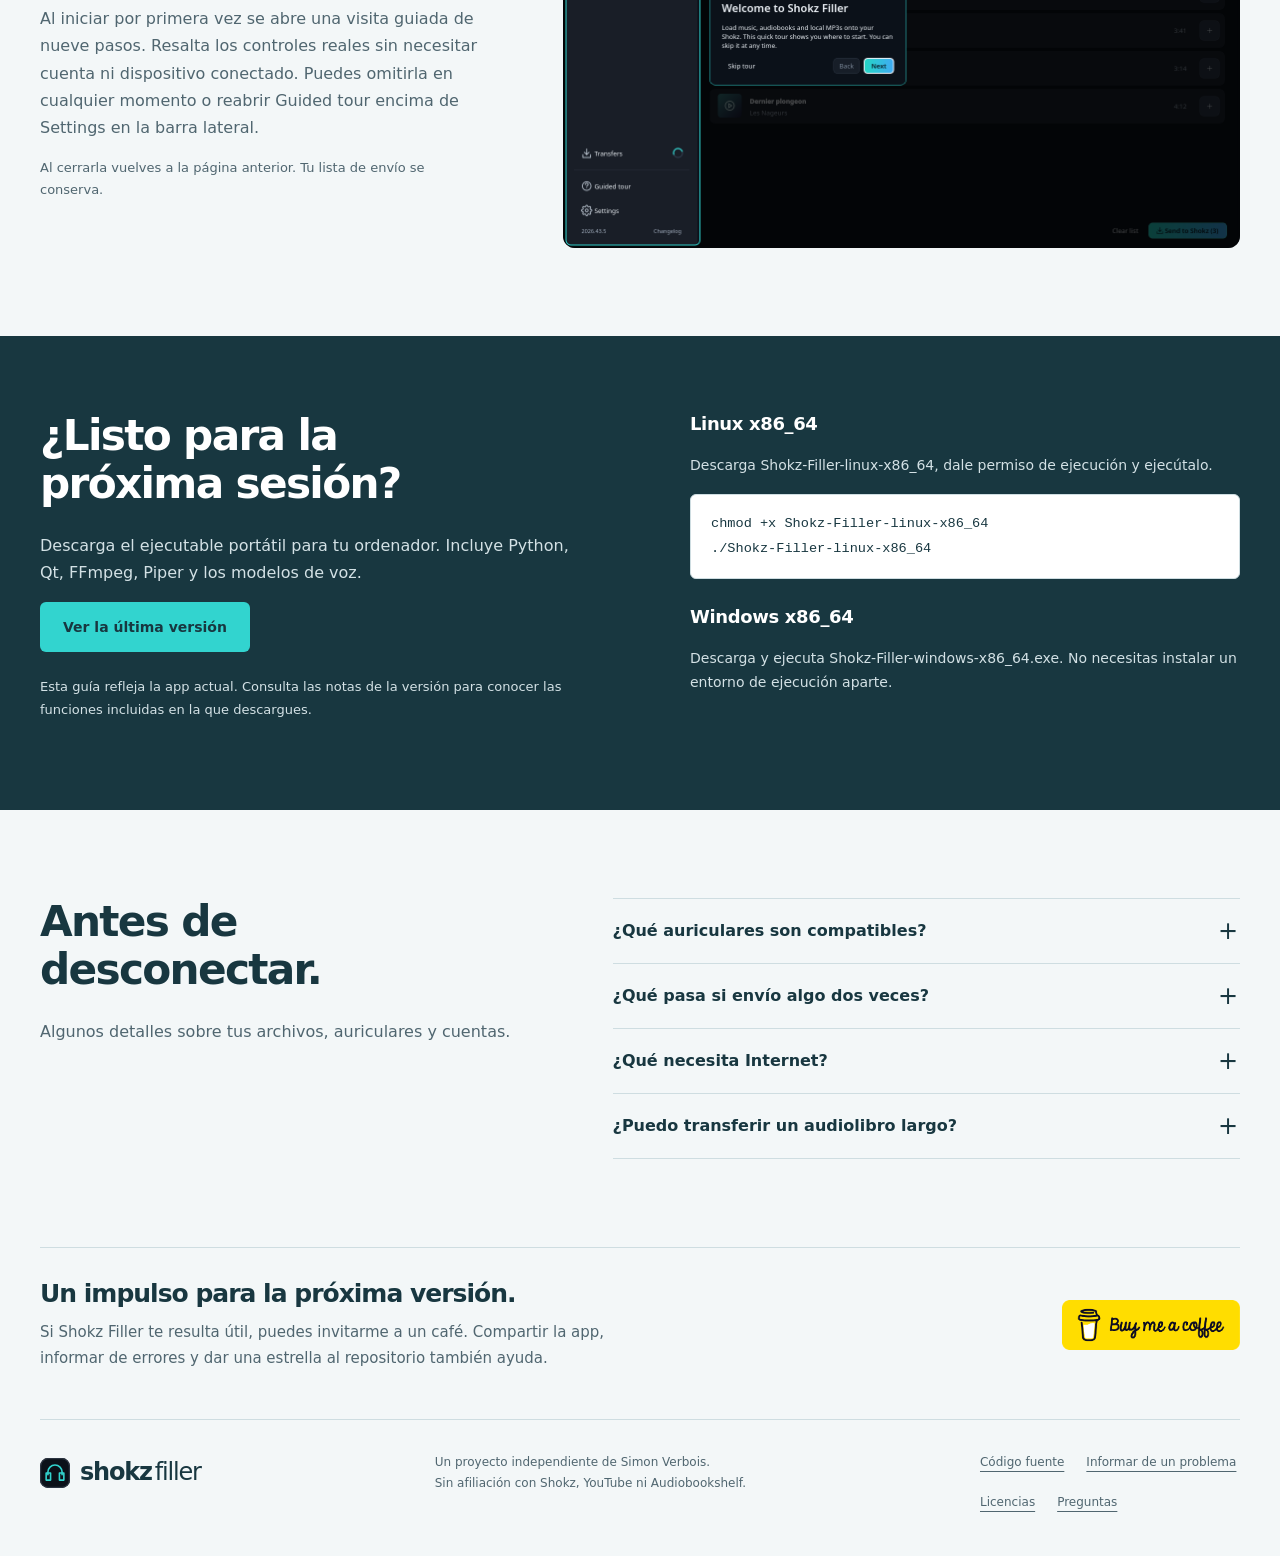
<file: docs/es/index.html>
<!doctype html>

<html lang="es">
  <head>
    <meta charset="utf-8">
    <meta name="viewport" content="width=device-width, initial-scale=1">
    <meta name="theme-color" content="#f3f7f8">
    <title>Shokz Filler — Tu audio, listo para llevar.</title>
    <meta name="description" content="Prepara música, capítulos de Audiobookshelf y MP3 locales para tus Shokz. Una app portátil para Linux y Windows con transferencias verificadas, voces sin conexión y una visita guiada.">
    <meta property="og:title" content="Shokz Filler — Tu audio, listo para llevar.">
    <meta property="og:description" content="Prepara música, capítulos de Audiobookshelf y MP3 locales para tus Shokz. Una app portátil para Linux y Windows con transferencias verificadas, voces sin conexión y una visita guiada.">
    <meta property="og:type" content="website">
    <meta property="og:url" content="https://simon-verbois.github.io/shokz-filler/es/">
    <meta property="og:image" content="https://simon-verbois.github.io/shokz-filler/screenshots/music.png">
    <link rel="canonical" href="https://simon-verbois.github.io/shokz-filler/es/">
    <link rel="icon" href="../favicon.svg" type="image/svg+xml">
    <link rel="stylesheet" href="../styles.css">
    <script src="../site.js" defer></script>
  <link rel="alternate" hreflang="en" href="https://simon-verbois.github.io/shokz-filler/">
<link rel="alternate" hreflang="fr" href="https://simon-verbois.github.io/shokz-filler/fr/">
<link rel="alternate" hreflang="nl" href="https://simon-verbois.github.io/shokz-filler/nl/">
<link rel="alternate" hreflang="de" href="https://simon-verbois.github.io/shokz-filler/de/">
<link rel="alternate" hreflang="es" href="https://simon-verbois.github.io/shokz-filler/es/">
<link rel="alternate" hreflang="x-default" href="https://simon-verbois.github.io/shokz-filler/">
</head>
  <body>
    <a class="skip" href="#contenu">Saltar al contenido</a>
    <header class="header wrap">
      <a class="brand" href="./" aria-label="Shokz Filler, inicio"><img src="../favicon.svg" width="36" height="36" alt=""><span>shokz<span class="brand-light">filler</span></span></a>
      <nav aria-label="Navegación principal">
        <a href="#decouvrir">La aplicación</a>
        <a href="#guide">Primeros pasos</a>
        <a href="#telecharger">Descargar</a>
      </nav><div class="header-actions"><details class="language-picker"><summary aria-label="Idioma del sitio: Español"><svg viewBox="0 0 24 24" aria-hidden="true"><circle cx="12" cy="12" r="9"></circle><ellipse cx="12" cy="12" rx="4" ry="9"></ellipse><path d="M3 12h18"></path></svg><span>Español</span><span aria-hidden="true">⌄</span></summary><ul><li><a href="../" lang="en" hreflang="en">English</a></li><li><a href="../fr/" lang="fr" hreflang="fr">Français</a></li><li><a href="../nl/" lang="nl" hreflang="nl">Nederlands</a></li><li><a href="../de/" lang="de" hreflang="de">Deutsch</a></li><li><a href="../es/" lang="es" hreflang="es" aria-current="page">Español</a></li></ul></details>
      <a class="button button-small button-outline" href="https://github.com/simon-verbois/shokz-filler">GitHub <span aria-hidden="true">↗</span></a>
    </div></header>
    <main id="contenu">
      <section class="hero wrap" aria-labelledby="hero-title">
        <div class="hero-copy">
          <p class="eyebrow">Para Shokz con almacenamiento MP3 USB</p>
          <h1 id="hero-title">Tu audio.<br>Listo para llevar.</h1>
          <p class="lead">Tu próxima playlist. Tu próximo capítulo. Prepara los auriculares en el ordenador y llévate tu audio.</p>
          <div class="actions">
            <a class="button button-primary" href="#telecharger">Descargar la app</a>
            <a class="text-link" href="#guide">Ver cómo funciona</a>
          </div>
          <p class="small muted">Linux &amp; Windows · Portátil · Código abierto</p>
        </div>
        <figure class="hero-shot">
          <a class="screenshot" href="../screenshots/music.png" data-preview><img src="../screenshots/music.png" width="1360" height="880" fetchpriority="high" alt="Búsqueda de música y lista de tres canciones para enviar"></a>
          <figcaption>La aplicación real, con datos ficticios de demostración. Pulsa una captura para ampliarla.</figcaption>
        </figure>
      </section>
      <div class="specs wrap">
        <p><strong>MP3</strong><span>192 kb/s · 44.1 kHz · stereo</span></p>
        <p>
          <strong>Lista para usar</strong><span>Sin instalar Python ni FFmpeg</span>
        </p>
        <p>
          <strong>En tu ordenador</strong><span>Sin servidor de la app ni telemetría</span>
        </p>
      </div>

      <section class="section wrap" id="decouvrir" aria-labelledby="app-title">
        <div class="section-head">
          <h2 id="app-title">Un solo lugar para preparar todo lo que escuchas.</h2>
          <p>Música, audiolibros y MP3 locales comparten el mismo dispositivo, con pantallas dedicadas para organizarte.</p>
        </div>
        <div class="app-gallery" data-gallery>
          <div class="screen-tabs" aria-label="Pantallas de la aplicación">
            <a href="#guide-musique" data-screen>YouTube Music</a>
            <a href="#guide-livres" data-screen>Audiobookshelf</a>
            <a href="#guide-appareil" data-screen>Shokz files</a>
            <a href="#screen-transfers" data-screen>Transfers</a>
            <a href="#guide-voix" data-screen>Settings</a>
          </div>
          <article class="screen-panel" id="guide-musique" data-panel>
            <div>
              <h3>Elige las canciones. Conserva su orden.</h3>
              <p>Busca canciones y playlists y usa + para crear tu lista de envío. Se conserva mientras navegas. Send to Shokz permite revisar las canciones y el destino antes de descargar nada.</p>
              <details>
                <summary>Usar mis playlists de YouTube Music</summary>
                <p>En Settings, pulsa Connect junto a YouTube Music. Abre el navegador, inicia sesión y vuelve a la app para importar la sesión. Después abre My playlists. La búsqueda pública funciona sin cuenta.</p>
              </details>
            </div>
            <figure>
              <a class="screenshot" href="../screenshots/music.png" data-preview><img src="../screenshots/music.png" width="1360" height="880" loading="lazy" alt="Búsqueda de música y lista de tres canciones para enviar"></a>
            </figure>
          </article>
          <article class="screen-panel" id="guide-livres" data-panel>
            <div>
              <h3>Un libro. Una carpeta. Capítulos numerados.</h3>
              <p>Conecta tu servidor Audiobookshelf en Settings. Selecciona libros y pulsa Send to Shokz: cada capítulo se convierte en un MP3 numerado, copiado en orden de reproducción. Se usan los metadatos de capítulos si son válidos; en caso contrario, se conserva el orden de los archivos de origen.</p>
              <a class="text-link" href="../screenshots/chapters.png" data-preview><img class="preview-thumb" src="../screenshots/chapters.png" width="1360" height="880" loading="lazy" alt="Capítulos MP3 numerados en el explorador de archivos Shokz"><span>Ver los archivos de capítulos exportados</span></a>
            </div>
            <figure>
              <a class="screenshot" href="../screenshots/audiobooks.png" data-preview><img src="../screenshots/audiobooks.png" width="1360" height="880" loading="lazy" alt="Biblioteca Audiobookshelf y selección de libros"></a>
            </figure>
          </article>
          <article class="screen-panel" id="guide-appareil" data-panel>
            <div>
              <h3>Tus archivos, en su sitio.</h3>
              <p>Elige los Shokz detectados o usa Browse… para seleccionar el volumen montado. Crea carpetas, renombra y mueve archivos. Add MP3 importa música local: los archivos compatibles se copian directamente y los demás se convierten al formato de destino sin modificar los originales.</p>
              <p class="tip">La eliminación pide confirmación. Los conflictos de nombres conservan ambos archivos. Las herramientas de recuperación están en el menú de tres puntos.</p>
            </div>
            <figure>
              <a class="screenshot" href="../screenshots/device.png" data-preview><img src="../screenshots/device.png" width="1360" height="880" loading="lazy" alt="Almacenamiento del dispositivo, carpetas y controles de importación MP3 local"></a>
            </figure>
          </article>
          <article class="screen-panel" id="screen-transfers" data-panel>
            <div>
              <h3>Sabe qué está pasando.</h3>
              <p>Sigue descargas, conversiones y copias en Transfers. Usa Cancel selected para los elementos activos o en espera y Retry selected tras un fallo o una cancelación. El indicador lateral sigue visible en todas las pantallas.</p>
              <p class="tip">Las copias interrumpidas se distinguen de los MP3 completos. Reconecta el mismo dispositivo antes de reintentar o reanudar.</p>
            </div>
            <figure>
              <a class="screenshot" href="../screenshots/transfers.png" data-preview><img src="../screenshots/transfers.png" width="1360" height="880" loading="lazy" alt="Cola de transferencias con elementos completos, en conversión, en espera y fallidos"></a>
            </figure>
          </article>
          <article class="screen-panel" id="guide-voix" data-panel>
            <div>
              <h3>Escucha qué capítulo empieza.</h3>
              <p>Los anuncios opcionales de Piper funcionan sin conexión, con ocho voces incluidas en francés, inglés, alemán, neerlandés y español. Configura textos separados para el primer capítulo y los siguientes. La velocidad predeterminada es del 100 %, seguida de 1,5 segundos de silencio.</p>
              <p>Usa $book_name, $author_name, $chapter_number y $chapter_title. Prueba Preview y después Save settings. Los cambios se aplican a los libros añadidos a la cola a partir de entonces.</p>
              <a class="text-link" href="../screenshots/accounts.png" data-preview><img class="preview-thumb" src="../screenshots/accounts.png" width="1360" height="880" loading="lazy" alt="Ajustes de las cuentas de YouTube Music y Audiobookshelf"><span>Ver los ajustes de las cuentas</span></a>
            </div>
            <figure>
              <a class="screenshot" href="../screenshots/settings.png" data-preview><img src="../screenshots/settings.png" width="1360" height="880" loading="lazy" alt="Ajustes de anuncios del primer capítulo y los siguientes, con vista previa de voz"></a>
            </figure>
          </article>
        </div>
        <p class="small muted">La interfaz de escritorio está en inglés. La guía conserva los nombres exactos de los botones para encontrarlos fácilmente.</p>
      </section>

      <section class="guide-section" id="guide" aria-labelledby="guide-title">
        <div class="wrap">
          <div class="section-head">
            <h2 id="guide-title">Del primer clic a tu próxima sesión.</h2>
            <p>Para la música, la lista de envío te permite elegir canciones, orden de reproducción y destino.</p>
          </div>
          <ol class="workflow">
            <li>
              <h3>Conecta tus Shokz</h3>
              <p>Conecta los auriculares por USB. En Shokz files, selecciona el volumen montado o usa Browse…. Comprueba el nombre y el espacio libre en la barra lateral.</p>
            </li>
            <li>
              <h3>Crea tu lista de envío</h3>
              <p>Busca en YouTube Music o abre My playlists. Usa + junto a una canción o playlist. La lista mantiene su orden entre búsquedas; añadir un elemento no inicia ninguna descarga.</p>
            </li>
            <li>
              <h3>Revisa y envía</h3>
              <p>Elige Send to Shokz. Reordena o quita canciones y pulsa Next. Selecciona una carpeta existente o crea una y pulsa Send.</p>
            </li>
            <li>
              <h3>Sigue el progreso y expulsa</h3>
              <p>Abre Transfers para seguir el progreso o reintentar un elemento fallido. Espera a que terminen todas las operaciones y expulsa los auriculares desde el sistema antes de desconectarlos.</p>
            </li>
          </ol>
          <div class="wizard-gallery">
            <figure>
              <a class="screenshot" href="../screenshots/transfer-order.png" data-preview><img src="../screenshots/transfer-order.png" width="1360" height="880" loading="lazy" alt="Asistente de transferencia con las canciones en orden de reproducción"></a>
              <figcaption>Revisa las canciones y su orden de reproducción.</figcaption>
            </figure>
            <figure>
              <a class="screenshot" href="../screenshots/transfer-folder.png" data-preview><img src="../screenshots/transfer-folder.png" width="1360" height="880" loading="lazy" alt="Asistente de transferencia con carpetas de destino y el botón Send"></a>
              <figcaption>Elige el destino antes de empezar el envío.</figcaption>
            </figure>
          </div>
        </div>
      </section>

      <section class="section wrap tour-section" aria-labelledby="tour-title">
        <div>
          <p class="eyebrow">Una ayuda para empezar</p>
          <h2 id="tour-title">Deja que la app te guíe.</h2>
          <p>Al iniciar por primera vez se abre una visita guiada de nueve pasos. Resalta los controles reales sin necesitar cuenta ni dispositivo conectado. Puedes omitirla en cualquier momento o reabrir Guided tour encima de Settings en la barra lateral.</p>
          <p class="small muted">Al cerrarla vuelves a la página anterior. Tu lista de envío se conserva.</p>
        </div>
        <figure>
          <a class="screenshot" href="../screenshots/guided-tour.png" data-preview><img src="../screenshots/guided-tour.png" width="1360" height="880" loading="lazy" alt="Visita guiada con la barra lateral resaltada y los controles Back, Next y Skip"></a>
        </figure>
      </section>

      <section class="download-section" id="telecharger" aria-labelledby="download-title">
        <div class="wrap download-layout">
          <div>
            <h2 id="download-title">¿Listo para la próxima sesión?</h2>
            <p>Descarga el ejecutable portátil para tu ordenador. Incluye Python, Qt, FFmpeg, Piper y los modelos de voz.</p>
            <a class="button button-primary" href="https://github.com/simon-verbois/shokz-filler/releases/latest">Ver la última versión</a>
            <p class="small release-note">Esta guía refleja la app actual. Consulta las notas de la versión para conocer las funciones incluidas en la que descargues.</p>
          </div>
          <div class="platforms">
            <article>
              <h3>Linux x86_64</h3>
              <p>Descarga Shokz-Filler-linux-x86_64, dale permiso de ejecución y ejecútalo.</p>
              <pre><code>chmod +x Shokz-Filler-linux-x86_64
./Shokz-Filler-linux-x86_64</code></pre>
            </article>
            <article>
              <h3>Windows x86_64</h3>
              <p>Descarga y ejecuta Shokz-Filler-windows-x86_64.exe. No necesitas instalar un entorno de ejecución aparte.</p>
            </article>
          </div>
        </div>
      </section>

      <section class="section wrap faq" id="questions" aria-labelledby="faq-title">
        <div>
          <h2 id="faq-title">Antes de desconectar.</h2>
          <p>Algunos detalles sobre tus archivos, auriculares y cuentas.</p>
        </div>
        <div class="faq-list">
          <details>
            <summary>¿Qué auriculares son compatibles?</summary>
            <p>Modelos Shokz con almacenamiento MP3 USB, incluido OpenSwim Pro. Los volúmenes no reconocidos se seleccionan manualmente. Los nombres numerados y las copias secuenciales ayudan a mantener el orden; el comportamiento depende del modelo y del firmware.</p>
          </details>
          <details>
            <summary>¿Qué pasa si envío algo dos veces?</summary>
            <p>Se omiten las canciones y exportaciones idénticas reconocidas. Se conservan los archivos no identificados y los conflictos de nombres. Un libro con otras fuentes o ajustes de anuncios recibe una carpeta de exportación distinta.</p>
          </details>
          <details>
            <summary>¿Qué necesita Internet?</summary>
            <p>YouTube Music y Audiobookshelf necesitan acceso a sus servicios. La importación MP3 local y los anuncios de Piper funcionan sin conexión. Las sesiones se guardan localmente; Disconnect o Disconnect / forget elimina las credenciales guardadas por la app.</p>
          </details>
          <details>
            <summary>¿Puedo transferir un audiolibro largo?</summary>
            <p>Los libros se dividen en MP3 de capítulos numerados, con un límite conservador de 4 GiB por archivo de salida. Reserva espacio en el ordenador para las fuentes y la caché de conversión, y en los auriculares para el resultado.</p>
          </details>
        </div>
      </section>

      <section class="support wrap" id="soutenir" aria-labelledby="support-title">
        <div>
          <h2 id="support-title">Un impulso para la próxima versión.</h2>
          <p>Si Shokz Filler te resulta útil, puedes invitarme a un café. Compartir la app, informar de errores y dar una estrella al repositorio también ayuda.</p>
        </div>
        <a class="coffee-link" href="https://buymeacoffee.com/simonverbois" aria-label="Apoyar Shokz Filler en Buy Me a Coffee"><img src="../buy-me-a-coffee.svg" width="178" height="50" alt="Buy Me a Coffee"></a>
      </section>
    </main>
    <footer class="footer wrap">
      <a class="brand" href="./"><img src="../favicon.svg" width="30" height="30" alt=""><span>shokz<span class="brand-light">filler</span></span></a>
      <p>Un proyecto independiente de Simon Verbois.<br>Sin afiliación con Shokz, YouTube ni Audiobookshelf.</p>
      <div>
        <a href="https://github.com/simon-verbois/shokz-filler">Código fuente</a><a href="https://github.com/simon-verbois/shokz-filler/issues">Informar de un problema</a><a href="https://github.com/simon-verbois/shokz-filler/blob/main/THIRD_PARTY_NOTICES.md">Licencias</a><a href="#questions">Preguntas</a>
      </div>
    </footer>
    <dialog class="lightbox" aria-label="Captura ampliada">
      <form method="dialog">
        <button class="button button-small button-primary">Cerrar</button>
      </form>
      <img src="../screenshots/music.png" width="1360" height="880" alt="">
      <p class="lightbox-caption"></p>
    </dialog>
  </body>
</html>
</file>
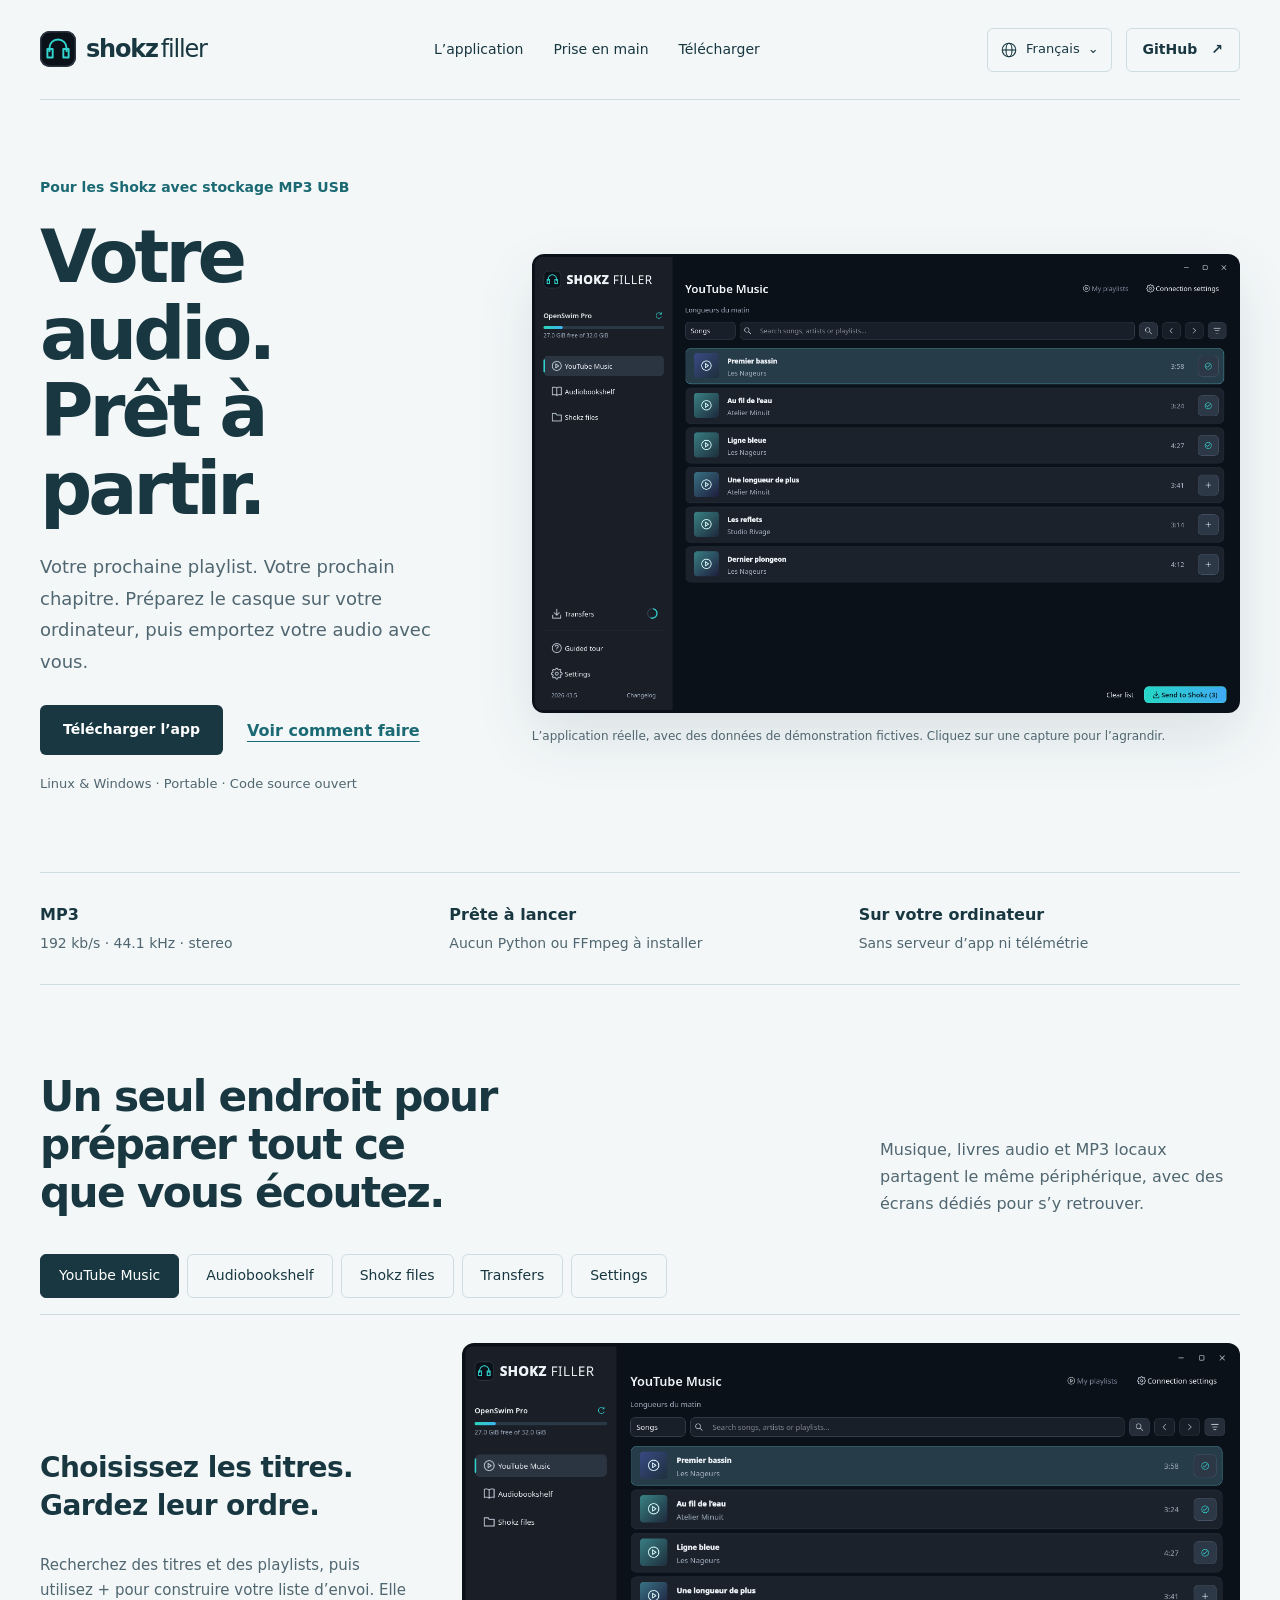
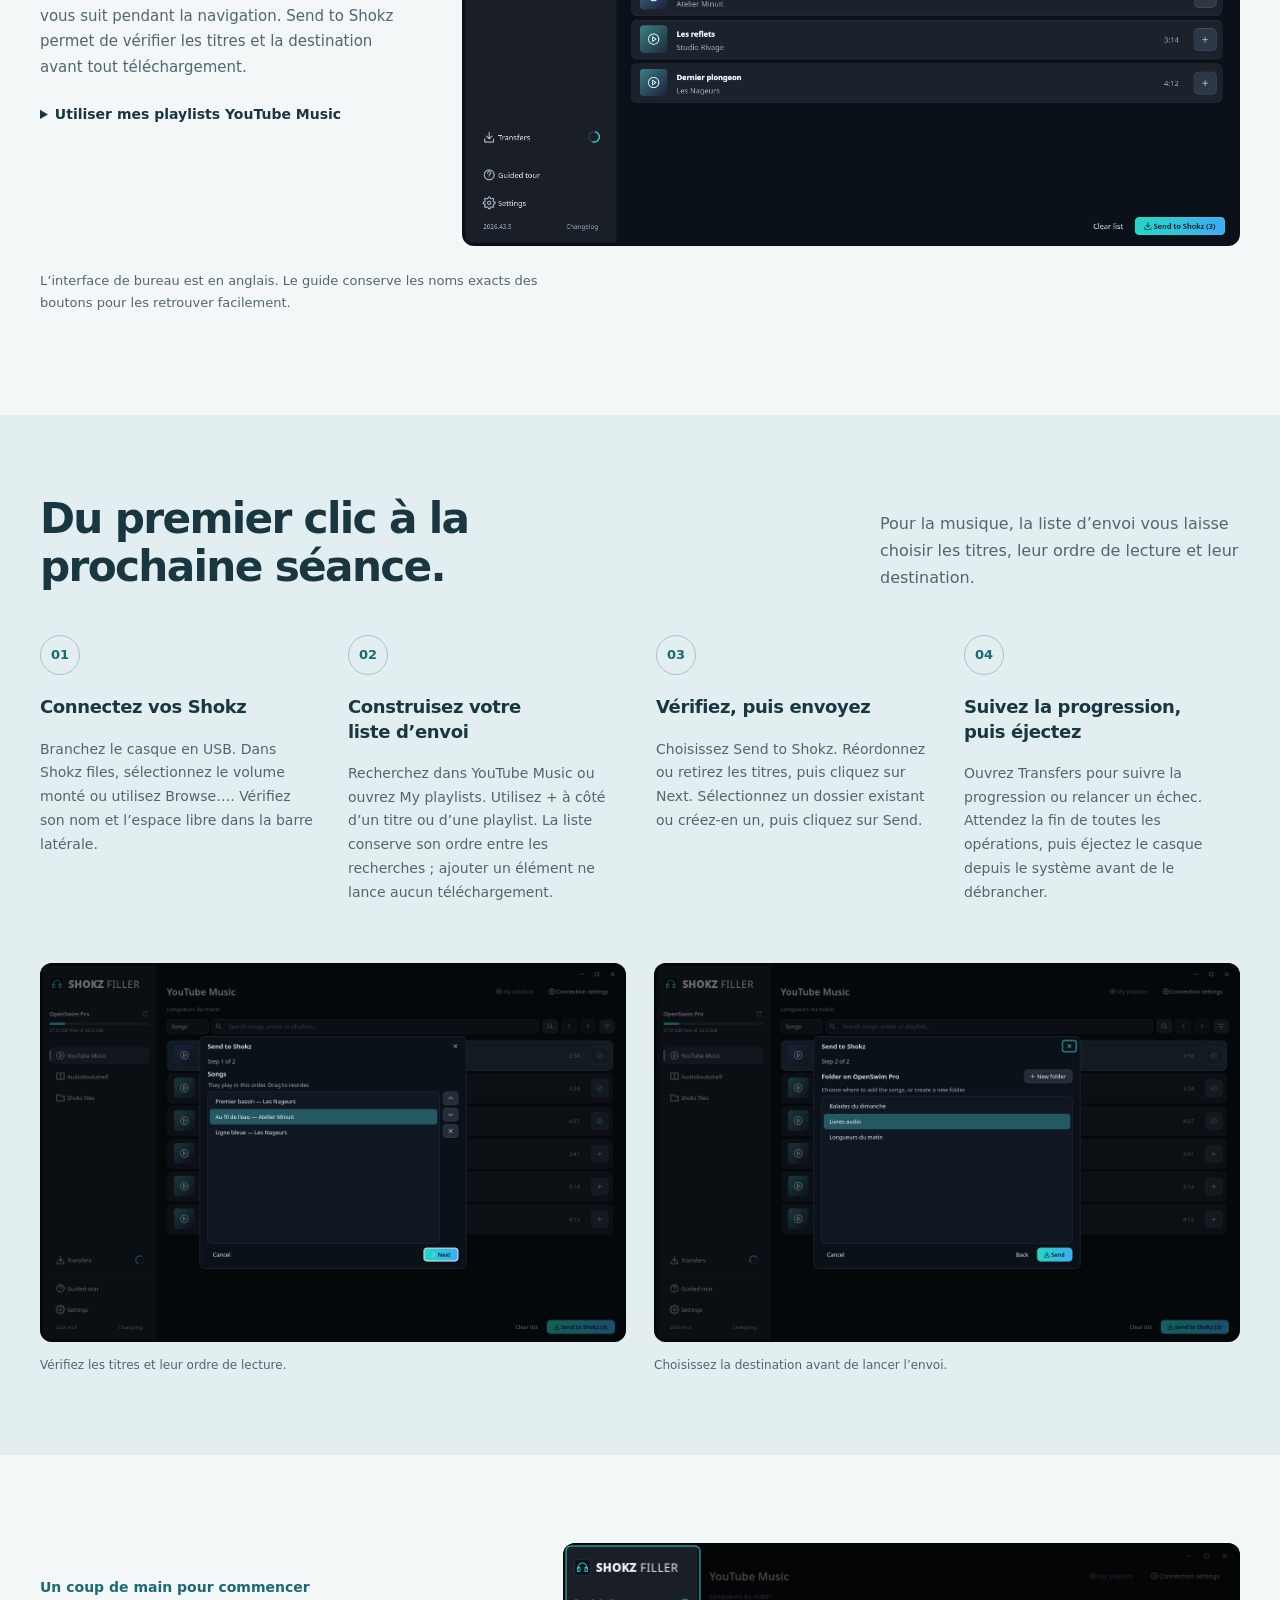
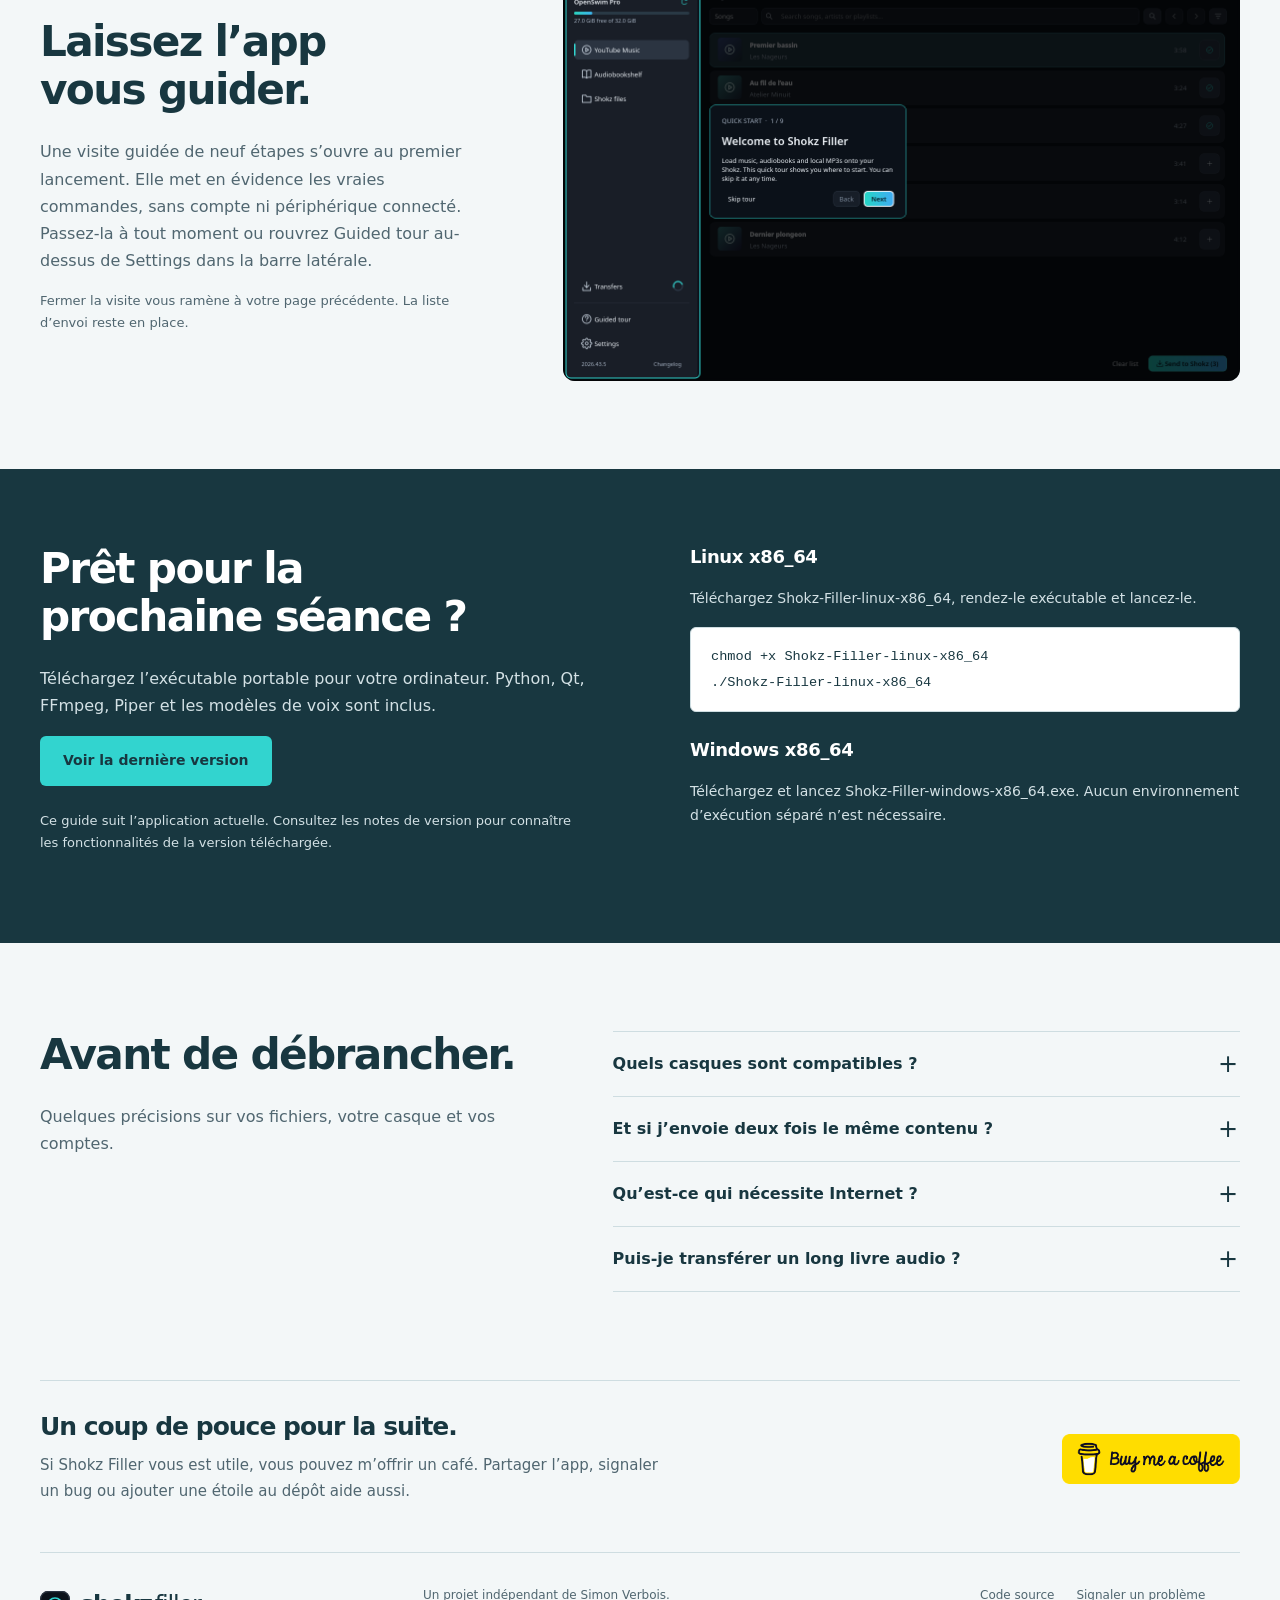
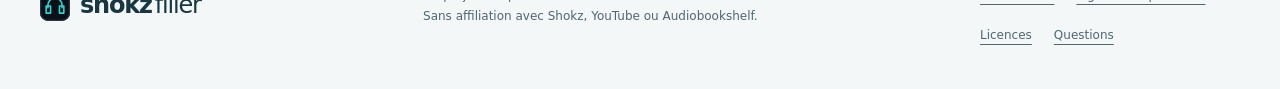
<file: docs/fr/index.html>
<!doctype html>

<html lang="fr">
  <head>
    <meta charset="utf-8">
    <meta name="viewport" content="width=device-width, initial-scale=1">
    <meta name="theme-color" content="#f3f7f8">
    <title>Shokz Filler — Votre audio, prêt à partir.</title>
    <meta name="description" content="Préparez musique, chapitres Audiobookshelf et MP3 locaux pour vos Shokz. Une app portable Linux et Windows avec transferts vérifiés, voix hors ligne et visite guidée.">
    <meta property="og:title" content="Shokz Filler — Votre audio, prêt à partir.">
    <meta property="og:description" content="Préparez musique, chapitres Audiobookshelf et MP3 locaux pour vos Shokz. Une app portable Linux et Windows avec transferts vérifiés, voix hors ligne et visite guidée.">
    <meta property="og:type" content="website">
    <meta property="og:url" content="https://simon-verbois.github.io/shokz-filler/fr/">
    <meta property="og:image" content="https://simon-verbois.github.io/shokz-filler/screenshots/music.png">
    <link rel="canonical" href="https://simon-verbois.github.io/shokz-filler/fr/">
    <link rel="icon" href="../favicon.svg" type="image/svg+xml">
    <link rel="stylesheet" href="../styles.css">
    <script src="../site.js" defer></script>
  <link rel="alternate" hreflang="en" href="https://simon-verbois.github.io/shokz-filler/">
<link rel="alternate" hreflang="fr" href="https://simon-verbois.github.io/shokz-filler/fr/">
<link rel="alternate" hreflang="nl" href="https://simon-verbois.github.io/shokz-filler/nl/">
<link rel="alternate" hreflang="de" href="https://simon-verbois.github.io/shokz-filler/de/">
<link rel="alternate" hreflang="es" href="https://simon-verbois.github.io/shokz-filler/es/">
<link rel="alternate" hreflang="x-default" href="https://simon-verbois.github.io/shokz-filler/">
</head>
  <body>
    <a class="skip" href="#contenu">Aller au contenu</a>
    <header class="header wrap">
      <a class="brand" href="./" aria-label="Shokz Filler, accueil"><img src="../favicon.svg" width="36" height="36" alt=""><span>shokz<span class="brand-light">filler</span></span></a>
      <nav aria-label="Navigation principale">
        <a href="#decouvrir">L’application</a>
        <a href="#guide">Prise en main</a>
        <a href="#telecharger">Télécharger</a>
      </nav><div class="header-actions"><details class="language-picker"><summary aria-label="Langue du site: Français"><svg viewBox="0 0 24 24" aria-hidden="true"><circle cx="12" cy="12" r="9"></circle><ellipse cx="12" cy="12" rx="4" ry="9"></ellipse><path d="M3 12h18"></path></svg><span>Français</span><span aria-hidden="true">⌄</span></summary><ul><li><a href="../" lang="en" hreflang="en">English</a></li><li><a href="../fr/" lang="fr" hreflang="fr" aria-current="page">Français</a></li><li><a href="../nl/" lang="nl" hreflang="nl">Nederlands</a></li><li><a href="../de/" lang="de" hreflang="de">Deutsch</a></li><li><a href="../es/" lang="es" hreflang="es">Español</a></li></ul></details>
      <a class="button button-small button-outline" href="https://github.com/simon-verbois/shokz-filler">GitHub <span aria-hidden="true">↗</span></a>
    </div></header>
    <main id="contenu">
      <section class="hero wrap" aria-labelledby="hero-title">
        <div class="hero-copy">
          <p class="eyebrow">Pour les Shokz avec stockage MP3 USB</p>
          <h1 id="hero-title">Votre audio.<br>Prêt à partir.</h1>
          <p class="lead">Votre prochaine playlist. Votre prochain chapitre. Préparez le casque sur votre ordinateur, puis emportez votre audio avec vous.</p>
          <div class="actions">
            <a class="button button-primary" href="#telecharger">Télécharger l’app</a>
            <a class="text-link" href="#guide">Voir comment faire</a>
          </div>
          <p class="small muted">Linux &amp; Windows · Portable · Code source ouvert</p>
        </div>
        <figure class="hero-shot">
          <a class="screenshot" href="../screenshots/music.png" data-preview><img src="../screenshots/music.png" width="1360" height="880" fetchpriority="high" alt="Recherche musicale et liste de trois titres à envoyer"></a>
          <figcaption>L’application réelle, avec des données de démonstration fictives. Cliquez sur une capture pour l’agrandir.</figcaption>
        </figure>
      </section>
      <div class="specs wrap">
        <p><strong>MP3</strong><span>192 kb/s · 44.1 kHz · stereo</span></p>
        <p>
          <strong>Prête à lancer</strong><span>Aucun Python ou FFmpeg à installer</span>
        </p>
        <p>
          <strong>Sur votre ordinateur</strong><span>Sans serveur d’app ni télémétrie</span>
        </p>
      </div>

      <section class="section wrap" id="decouvrir" aria-labelledby="app-title">
        <div class="section-head">
          <h2 id="app-title">Un seul endroit pour préparer tout ce que vous écoutez.</h2>
          <p>Musique, livres audio et MP3 locaux partagent le même périphérique, avec des écrans dédiés pour s’y retrouver.</p>
        </div>
        <div class="app-gallery" data-gallery>
          <div class="screen-tabs" aria-label="Écrans de l’application">
            <a href="#guide-musique" data-screen>YouTube Music</a>
            <a href="#guide-livres" data-screen>Audiobookshelf</a>
            <a href="#guide-appareil" data-screen>Shokz files</a>
            <a href="#screen-transfers" data-screen>Transfers</a>
            <a href="#guide-voix" data-screen>Settings</a>
          </div>
          <article class="screen-panel" id="guide-musique" data-panel>
            <div>
              <h3>Choisissez les titres. Gardez leur ordre.</h3>
              <p>Recherchez des titres et des playlists, puis utilisez + pour construire votre liste d’envoi. Elle vous suit pendant la navigation. Send to Shokz permet de vérifier les titres et la destination avant tout téléchargement.</p>
              <details>
                <summary>Utiliser mes playlists YouTube Music</summary>
                <p>Dans Settings, cliquez sur Connect à côté de YouTube Music. Ouvrez votre navigateur, connectez-vous et revenez dans l’app pour importer la session. Ouvrez ensuite My playlists. La recherche publique fonctionne sans compte.</p>
              </details>
            </div>
            <figure>
              <a class="screenshot" href="../screenshots/music.png" data-preview><img src="../screenshots/music.png" width="1360" height="880" loading="lazy" alt="Recherche musicale et liste de trois titres à envoyer"></a>
            </figure>
          </article>
          <article class="screen-panel" id="guide-livres" data-panel>
            <div>
              <h3>Un livre. Un dossier. Des chapitres numérotés.</h3>
              <p>Connectez votre serveur Audiobookshelf dans Settings. Sélectionnez les livres puis Send to Shokz : chaque chapitre devient un MP3 numéroté, copié dans l’ordre de lecture. Les métadonnées de chapitres sont utilisées si elles sont valides ; sinon, l’ordre des fichiers sources est conservé.</p>
              <a class="text-link" href="../screenshots/chapters.png" data-preview><img class="preview-thumb" src="../screenshots/chapters.png" width="1360" height="880" loading="lazy" alt="Chapitres MP3 numérotés dans l’explorateur de fichiers Shokz"><span>Voir les fichiers des chapitres exportés</span></a>
            </div>
            <figure>
              <a class="screenshot" href="../screenshots/audiobooks.png" data-preview><img src="../screenshots/audiobooks.png" width="1360" height="880" loading="lazy" alt="Bibliothèque Audiobookshelf et sélection de livres"></a>
            </figure>
          </article>
          <article class="screen-panel" id="guide-appareil" data-panel>
            <div>
              <h3>Vos fichiers, à leur place.</h3>
              <p>Choisissez les Shokz détectés ou utilisez Browse… pour sélectionner le volume monté. Créez des dossiers, renommez et déplacez les fichiers. Add MP3 importe la musique locale : les fichiers compatibles sont copiés directement, les autres sont convertis au format cible sans modifier les originaux.</p>
              <p class="tip">La suppression demande confirmation. Les conflits de noms conservent les deux fichiers. Les outils de reprise se trouvent dans le menu à trois points.</p>
            </div>
            <figure>
              <a class="screenshot" href="../screenshots/device.png" data-preview><img src="../screenshots/device.png" width="1360" height="880" loading="lazy" alt="Stockage du périphérique, dossiers et commandes d’import MP3 local"></a>
            </figure>
          </article>
          <article class="screen-panel" id="screen-transfers" data-panel>
            <div>
              <h3>Sachez où en est chaque fichier.</h3>
              <p>Suivez téléchargements, conversions et copies dans Transfers. Utilisez Cancel selected pour les éléments actifs ou en attente, et Retry selected après un échec ou une annulation. L’indicateur de la barre latérale reste visible sur chaque écran.</p>
              <p class="tip">Les copies interrompues restent distinctes des MP3 terminés. Reconnectez le même périphérique avant de réessayer ou de reprendre.</p>
            </div>
            <figure>
              <a class="screenshot" href="../screenshots/transfers.png" data-preview><img src="../screenshots/transfers.png" width="1360" height="880" loading="lazy" alt="File de transferts avec éléments terminés, en conversion, en attente et en échec"></a>
            </figure>
          </article>
          <article class="screen-panel" id="guide-voix" data-panel>
            <div>
              <h3>Entendez quel chapitre commence.</h3>
              <p>Les annonces Piper facultatives fonctionnent hors ligne, avec huit voix incluses en français, anglais, allemand, néerlandais et espagnol. Réglez séparément le texte du premier chapitre et des suivants. La vitesse par défaut est de 100 %, suivie de 1,5 seconde de silence.</p>
              <p>Utilisez $book_name, $author_name, $chapter_number et $chapter_title. Testez avec Preview puis Save settings. Les changements s’appliquent aux livres ajoutés à la file ensuite.</p>
              <a class="text-link" href="../screenshots/accounts.png" data-preview><img class="preview-thumb" src="../screenshots/accounts.png" width="1360" height="880" loading="lazy" alt="Réglages des comptes YouTube Music et Audiobookshelf"><span>Voir les réglages des comptes</span></a>
            </div>
            <figure>
              <a class="screenshot" href="../screenshots/settings.png" data-preview><img src="../screenshots/settings.png" width="1360" height="880" loading="lazy" alt="Réglages des annonces du premier chapitre et des suivants, avec aperçu de la voix"></a>
            </figure>
          </article>
        </div>
        <p class="small muted">L’interface de bureau est en anglais. Le guide conserve les noms exacts des boutons pour les retrouver facilement.</p>
      </section>

      <section class="guide-section" id="guide" aria-labelledby="guide-title">
        <div class="wrap">
          <div class="section-head">
            <h2 id="guide-title">Du premier clic à la prochaine séance.</h2>
            <p>Pour la musique, la liste d’envoi vous laisse choisir les titres, leur ordre de lecture et leur destination.</p>
          </div>
          <ol class="workflow">
            <li>
              <h3>Connectez vos Shokz</h3>
              <p>Branchez le casque en USB. Dans Shokz files, sélectionnez le volume monté ou utilisez Browse…. Vérifiez son nom et l’espace libre dans la barre latérale.</p>
            </li>
            <li>
              <h3>Construisez votre liste d’envoi</h3>
              <p>Recherchez dans YouTube Music ou ouvrez My playlists. Utilisez + à côté d’un titre ou d’une playlist. La liste conserve son ordre entre les recherches ; ajouter un élément ne lance aucun téléchargement.</p>
            </li>
            <li>
              <h3>Vérifiez, puis envoyez</h3>
              <p>Choisissez Send to Shokz. Réordonnez ou retirez les titres, puis cliquez sur Next. Sélectionnez un dossier existant ou créez-en un, puis cliquez sur Send.</p>
            </li>
            <li>
              <h3>Suivez la progression, puis éjectez</h3>
              <p>Ouvrez Transfers pour suivre la progression ou relancer un échec. Attendez la fin de toutes les opérations, puis éjectez le casque depuis le système avant de le débrancher.</p>
            </li>
          </ol>
          <div class="wizard-gallery">
            <figure>
              <a class="screenshot" href="../screenshots/transfer-order.png" data-preview><img src="../screenshots/transfer-order.png" width="1360" height="880" loading="lazy" alt="Assistant de transfert affichant les titres dans l’ordre de lecture"></a>
              <figcaption>Vérifiez les titres et leur ordre de lecture.</figcaption>
            </figure>
            <figure>
              <a class="screenshot" href="../screenshots/transfer-folder.png" data-preview><img src="../screenshots/transfer-folder.png" width="1360" height="880" loading="lazy" alt="Assistant de transfert avec les dossiers de destination et le bouton Send"></a>
              <figcaption>Choisissez la destination avant de lancer l’envoi.</figcaption>
            </figure>
          </div>
        </div>
      </section>

      <section class="section wrap tour-section" aria-labelledby="tour-title">
        <div>
          <p class="eyebrow">Un coup de main pour commencer</p>
          <h2 id="tour-title">Laissez l’app vous guider.</h2>
          <p>Une visite guidée de neuf étapes s’ouvre au premier lancement. Elle met en évidence les vraies commandes, sans compte ni périphérique connecté. Passez-la à tout moment ou rouvrez Guided tour au-dessus de Settings dans la barre latérale.</p>
          <p class="small muted">Fermer la visite vous ramène à votre page précédente. La liste d’envoi reste en place.</p>
        </div>
        <figure>
          <a class="screenshot" href="../screenshots/guided-tour.png" data-preview><img src="../screenshots/guided-tour.png" width="1360" height="880" loading="lazy" alt="Visite guidée mettant en évidence la barre latérale avec les commandes Back, Next et Skip"></a>
        </figure>
      </section>

      <section class="download-section" id="telecharger" aria-labelledby="download-title">
        <div class="wrap download-layout">
          <div>
            <h2 id="download-title">Prêt pour la prochaine séance ?</h2>
            <p>Téléchargez l’exécutable portable pour votre ordinateur. Python, Qt, FFmpeg, Piper et les modèles de voix sont inclus.</p>
            <a class="button button-primary" href="https://github.com/simon-verbois/shokz-filler/releases/latest">Voir la dernière version</a>
            <p class="small release-note">Ce guide suit l’application actuelle. Consultez les notes de version pour connaître les fonctionnalités de la version téléchargée.</p>
          </div>
          <div class="platforms">
            <article>
              <h3>Linux x86_64</h3>
              <p>Téléchargez Shokz-Filler-linux-x86_64, rendez-le exécutable et lancez-le.</p>
              <pre><code>chmod +x Shokz-Filler-linux-x86_64
./Shokz-Filler-linux-x86_64</code></pre>
            </article>
            <article>
              <h3>Windows x86_64</h3>
              <p>Téléchargez et lancez Shokz-Filler-windows-x86_64.exe. Aucun environnement d’exécution séparé n’est nécessaire.</p>
            </article>
          </div>
        </div>
      </section>

      <section class="section wrap faq" id="questions" aria-labelledby="faq-title">
        <div>
          <h2 id="faq-title">Avant de débrancher.</h2>
          <p>Quelques précisions sur vos fichiers, votre casque et vos comptes.</p>
        </div>
        <div class="faq-list">
          <details>
            <summary>Quels casques sont compatibles ?</summary>
            <p>Les Shokz avec stockage MP3 USB, dont OpenSwim Pro. Les volumes non reconnus se sélectionnent manuellement. Les noms numérotés et les copies séquentielles aident à préserver l’ordre de lecture ; le comportement dépend du modèle et du firmware.</p>
          </details>
          <details>
            <summary>Et si j’envoie deux fois le même contenu ?</summary>
            <p>Les titres et exports identiques reconnus sont ignorés. Les fichiers non identifiés et les conflits de noms sont conservés. Un livre avec d’autres sources ou réglages d’annonce reçoit un dossier d’export distinct.</p>
          </details>
          <details>
            <summary>Qu’est-ce qui nécessite Internet ?</summary>
            <p>YouTube Music et Audiobookshelf nécessitent l’accès à leurs services. L’import MP3 local et les annonces Piper fonctionnent hors ligne. Les sessions sont stockées localement ; Disconnect ou Disconnect / forget supprime les identifiants enregistrés par l’app.</p>
          </details>
          <details>
            <summary>Puis-je transférer un long livre audio ?</summary>
            <p>Les livres sont découpés en MP3 de chapitres numérotés, avec une limite prudente de 4 Gio par fichier de sortie. Gardez assez d’espace sur l’ordinateur pour les sources et le cache de conversion, et sur le casque pour le résultat.</p>
          </details>
        </div>
      </section>

      <section class="support wrap" id="soutenir" aria-labelledby="support-title">
        <div>
          <h2 id="support-title">Un coup de pouce pour la suite.</h2>
          <p>Si Shokz Filler vous est utile, vous pouvez m’offrir un café. Partager l’app, signaler un bug ou ajouter une étoile au dépôt aide aussi.</p>
        </div>
        <a class="coffee-link" href="https://buymeacoffee.com/simonverbois" aria-label="Soutenir Shokz Filler sur Buy Me a Coffee"><img src="../buy-me-a-coffee.svg" width="178" height="50" alt="Buy Me a Coffee"></a>
      </section>
    </main>
    <footer class="footer wrap">
      <a class="brand" href="./"><img src="../favicon.svg" width="30" height="30" alt=""><span>shokz<span class="brand-light">filler</span></span></a>
      <p>Un projet indépendant de Simon Verbois.<br>Sans affiliation avec Shokz, YouTube ou Audiobookshelf.</p>
      <div>
        <a href="https://github.com/simon-verbois/shokz-filler">Code source</a><a href="https://github.com/simon-verbois/shokz-filler/issues">Signaler un problème</a><a href="https://github.com/simon-verbois/shokz-filler/blob/main/THIRD_PARTY_NOTICES.md">Licences</a><a href="#questions">Questions</a>
      </div>
    </footer>
    <dialog class="lightbox" aria-label="Capture d’écran agrandie">
      <form method="dialog">
        <button class="button button-small button-primary">Fermer</button>
      </form>
      <img src="../screenshots/music.png" width="1360" height="880" alt="">
      <p class="lightbox-caption"></p>
    </dialog>
  </body>
</html>
</file>
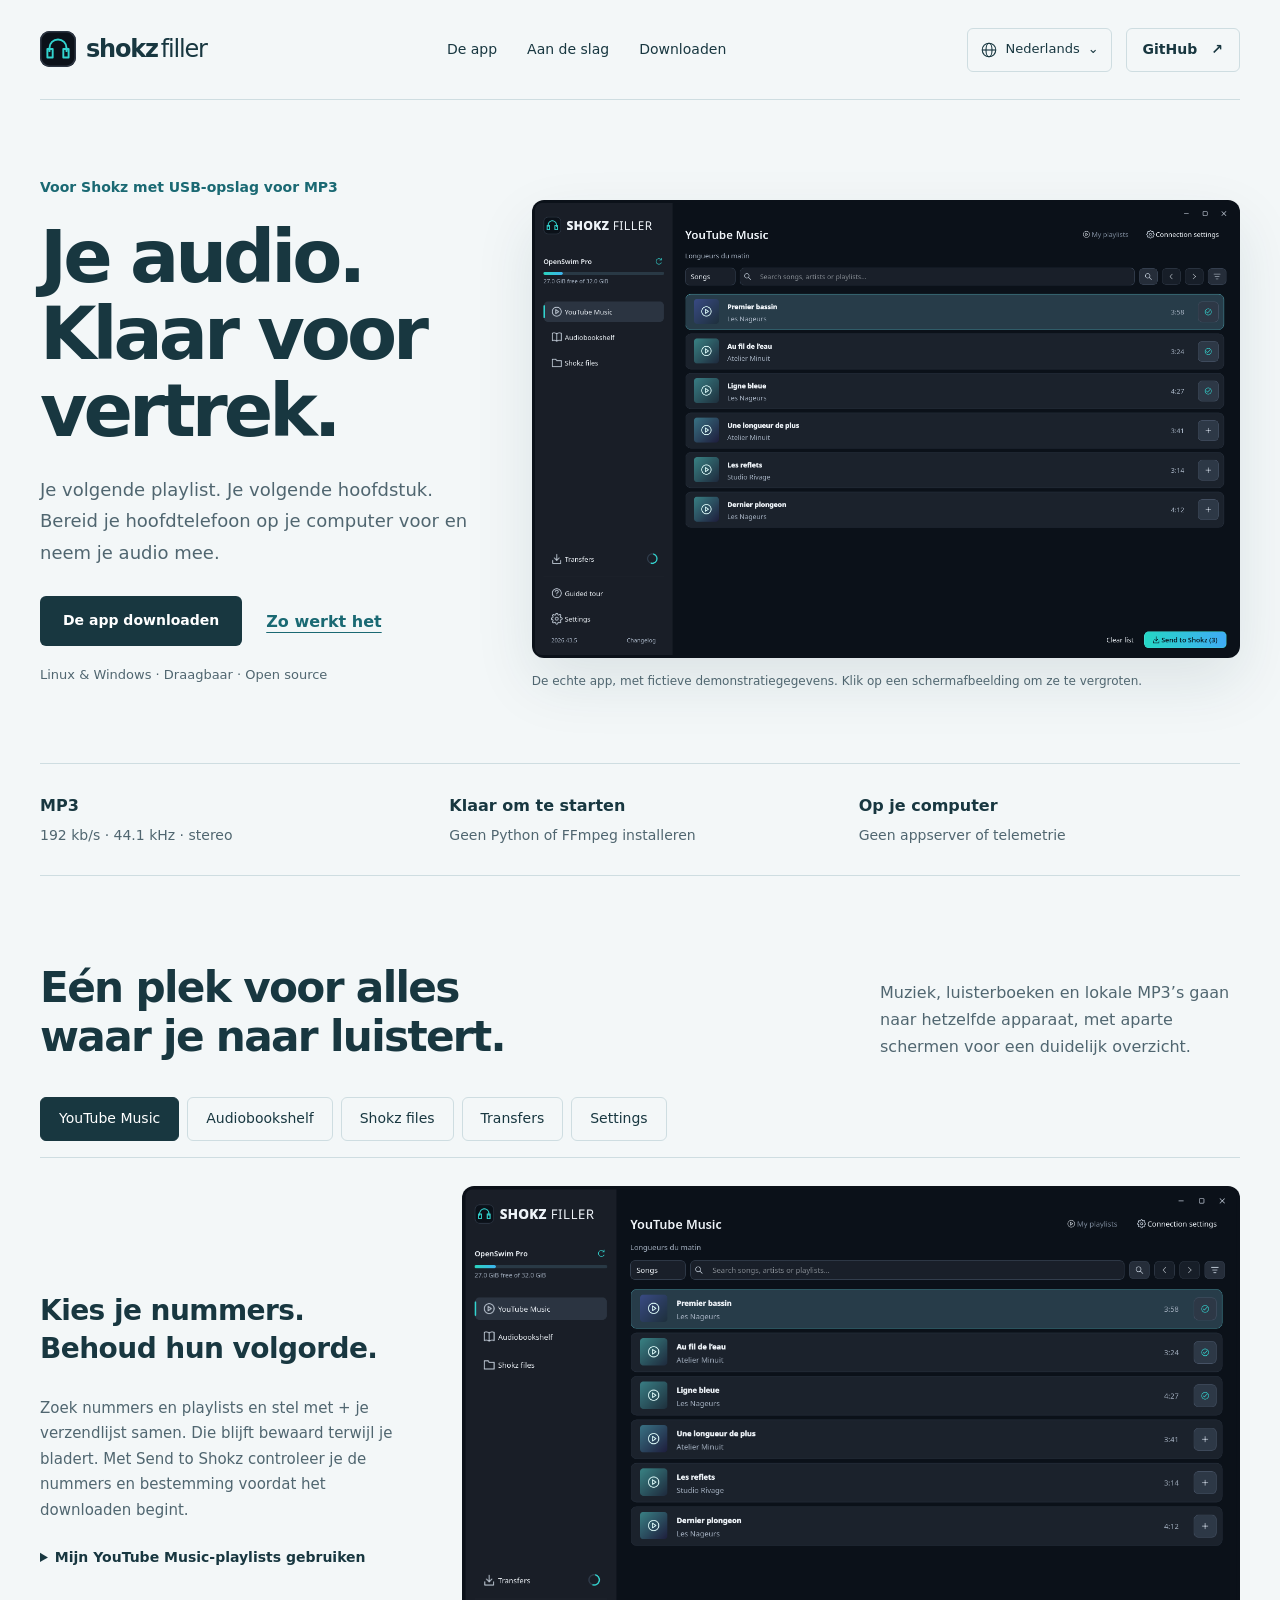
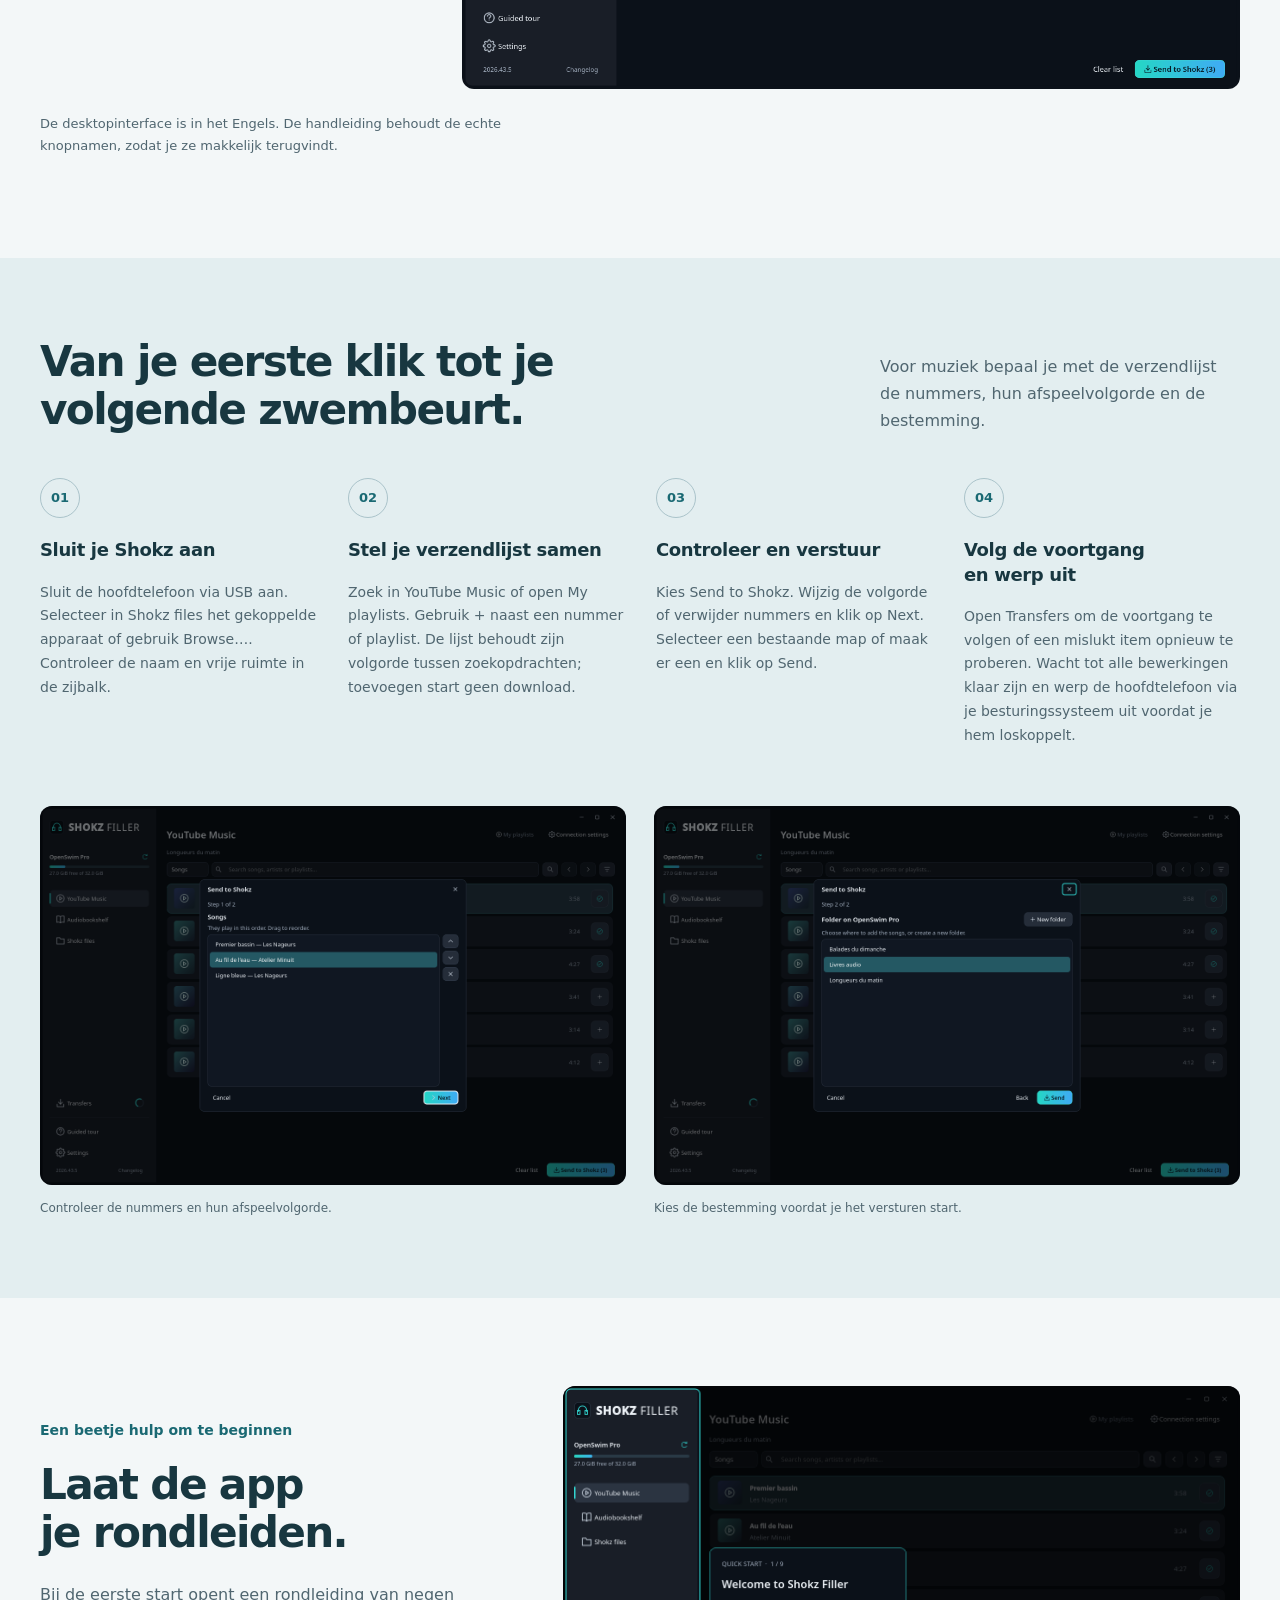
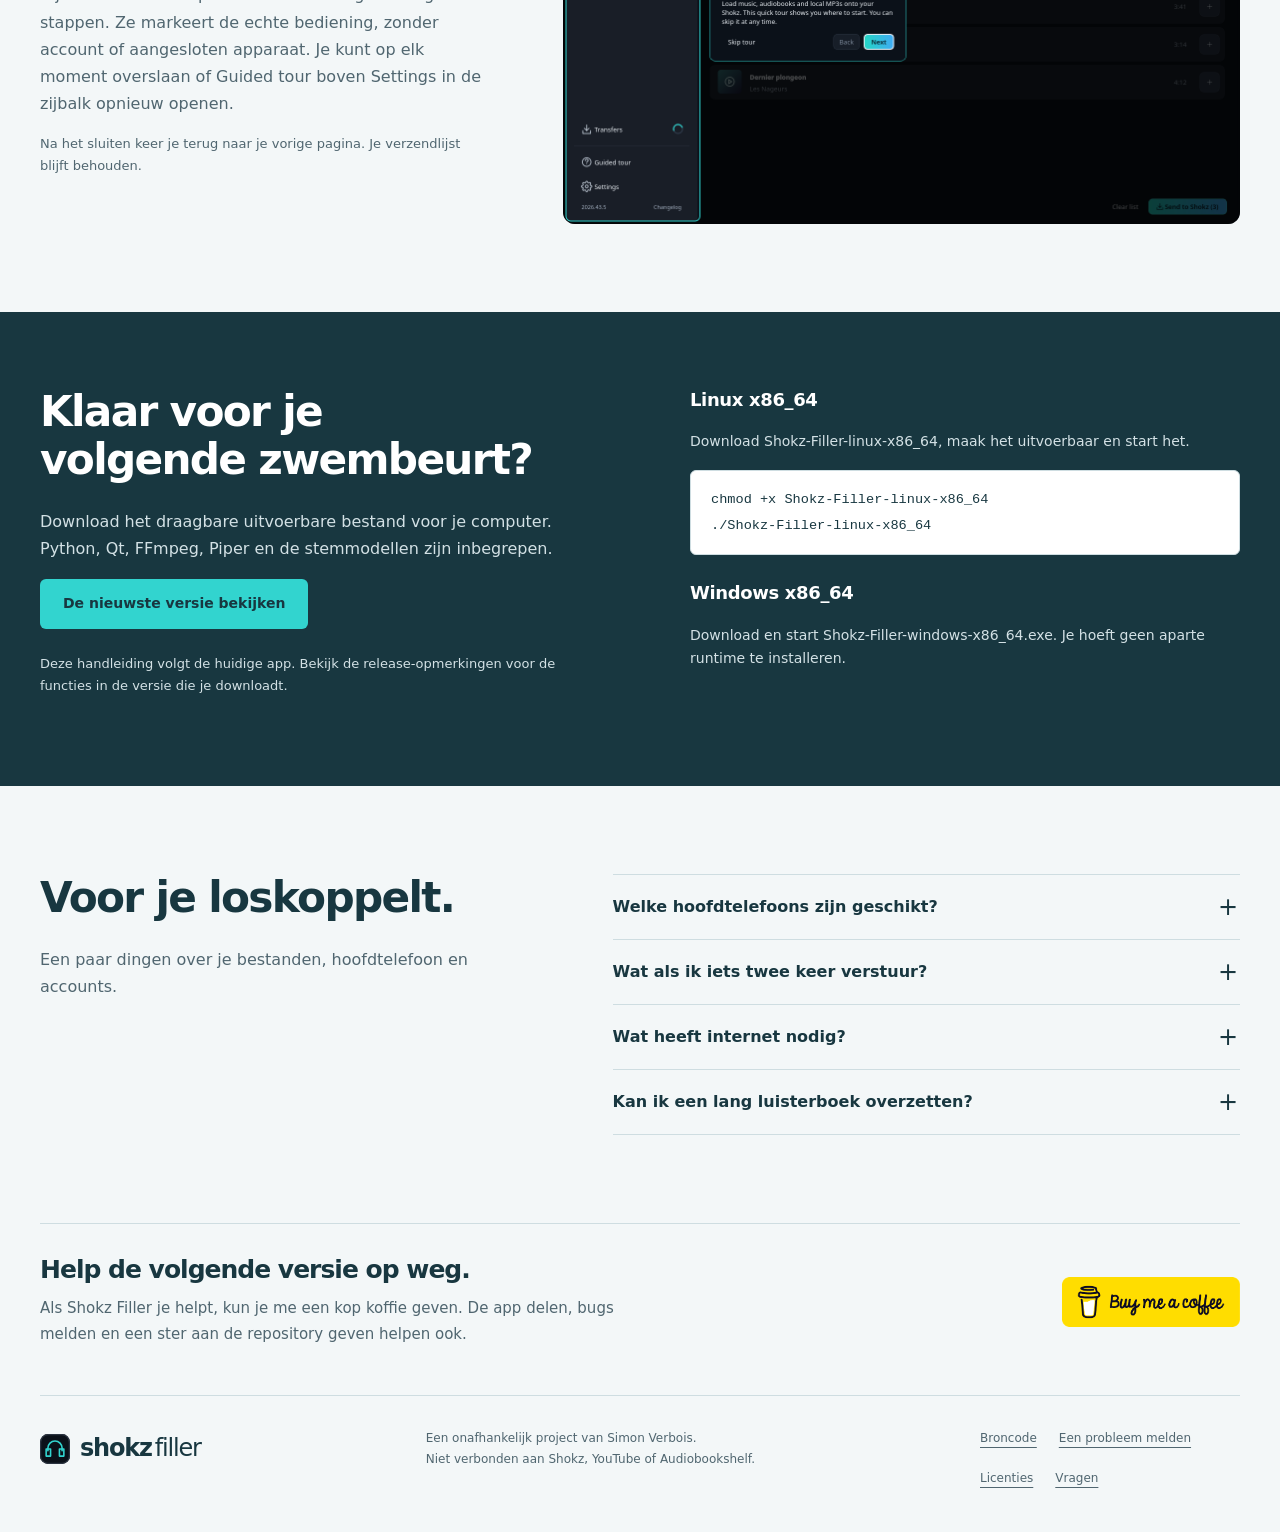
<file: docs/nl/index.html>
<!doctype html>

<html lang="nl">
  <head>
    <meta charset="utf-8">
    <meta name="viewport" content="width=device-width, initial-scale=1">
    <meta name="theme-color" content="#f3f7f8">
    <title>Shokz Filler — Je audio, klaar voor vertrek.</title>
    <meta name="description" content="Bereid muziek, Audiobookshelf-hoofdstukken en lokale MP3’s voor je Shokz voor. Een draagbare app voor Linux en Windows met gecontroleerde overdrachten, offline stemmen en een rondleiding.">
    <meta property="og:title" content="Shokz Filler — Je audio, klaar voor vertrek.">
    <meta property="og:description" content="Bereid muziek, Audiobookshelf-hoofdstukken en lokale MP3’s voor je Shokz voor. Een draagbare app voor Linux en Windows met gecontroleerde overdrachten, offline stemmen en een rondleiding.">
    <meta property="og:type" content="website">
    <meta property="og:url" content="https://simon-verbois.github.io/shokz-filler/nl/">
    <meta property="og:image" content="https://simon-verbois.github.io/shokz-filler/screenshots/music.png">
    <link rel="canonical" href="https://simon-verbois.github.io/shokz-filler/nl/">
    <link rel="icon" href="../favicon.svg" type="image/svg+xml">
    <link rel="stylesheet" href="../styles.css">
    <script src="../site.js" defer></script>
  <link rel="alternate" hreflang="en" href="https://simon-verbois.github.io/shokz-filler/">
<link rel="alternate" hreflang="fr" href="https://simon-verbois.github.io/shokz-filler/fr/">
<link rel="alternate" hreflang="nl" href="https://simon-verbois.github.io/shokz-filler/nl/">
<link rel="alternate" hreflang="de" href="https://simon-verbois.github.io/shokz-filler/de/">
<link rel="alternate" hreflang="es" href="https://simon-verbois.github.io/shokz-filler/es/">
<link rel="alternate" hreflang="x-default" href="https://simon-verbois.github.io/shokz-filler/">
</head>
  <body>
    <a class="skip" href="#contenu">Naar de inhoud</a>
    <header class="header wrap">
      <a class="brand" href="./" aria-label="Shokz Filler, startpagina"><img src="../favicon.svg" width="36" height="36" alt=""><span>shokz<span class="brand-light">filler</span></span></a>
      <nav aria-label="Hoofdnavigatie">
        <a href="#decouvrir">De app</a>
        <a href="#guide">Aan de slag</a>
        <a href="#telecharger">Downloaden</a>
      </nav><div class="header-actions"><details class="language-picker"><summary aria-label="Taal van de website: Nederlands"><svg viewBox="0 0 24 24" aria-hidden="true"><circle cx="12" cy="12" r="9"></circle><ellipse cx="12" cy="12" rx="4" ry="9"></ellipse><path d="M3 12h18"></path></svg><span>Nederlands</span><span aria-hidden="true">⌄</span></summary><ul><li><a href="../" lang="en" hreflang="en">English</a></li><li><a href="../fr/" lang="fr" hreflang="fr">Français</a></li><li><a href="../nl/" lang="nl" hreflang="nl" aria-current="page">Nederlands</a></li><li><a href="../de/" lang="de" hreflang="de">Deutsch</a></li><li><a href="../es/" lang="es" hreflang="es">Español</a></li></ul></details>
      <a class="button button-small button-outline" href="https://github.com/simon-verbois/shokz-filler">GitHub <span aria-hidden="true">↗</span></a>
    </div></header>
    <main id="contenu">
      <section class="hero wrap" aria-labelledby="hero-title">
        <div class="hero-copy">
          <p class="eyebrow">Voor Shokz met USB-opslag voor MP3</p>
          <h1 id="hero-title">Je audio.<br>Klaar voor vertrek.</h1>
          <p class="lead">Je volgende playlist. Je volgende hoofdstuk. Bereid je hoofdtelefoon op je computer voor en neem je audio mee.</p>
          <div class="actions">
            <a class="button button-primary" href="#telecharger">De app downloaden</a>
            <a class="text-link" href="#guide">Zo werkt het</a>
          </div>
          <p class="small muted">Linux &amp; Windows · Draagbaar · Open source</p>
        </div>
        <figure class="hero-shot">
          <a class="screenshot" href="../screenshots/music.png" data-preview><img src="../screenshots/music.png" width="1360" height="880" fetchpriority="high" alt="Muziek zoeken met drie nummers in de verzendlijst"></a>
          <figcaption>De echte app, met fictieve demonstratiegegevens. Klik op een schermafbeelding om ze te vergroten.</figcaption>
        </figure>
      </section>
      <div class="specs wrap">
        <p><strong>MP3</strong><span>192 kb/s · 44.1 kHz · stereo</span></p>
        <p>
          <strong>Klaar om te starten</strong><span>Geen Python of FFmpeg installeren</span>
        </p>
        <p>
          <strong>Op je computer</strong><span>Geen appserver of telemetrie</span>
        </p>
      </div>

      <section class="section wrap" id="decouvrir" aria-labelledby="app-title">
        <div class="section-head">
          <h2 id="app-title">Eén plek voor alles waar je naar luistert.</h2>
          <p>Muziek, luisterboeken en lokale MP3’s gaan naar hetzelfde apparaat, met aparte schermen voor een duidelijk overzicht.</p>
        </div>
        <div class="app-gallery" data-gallery>
          <div class="screen-tabs" aria-label="Schermen van de app">
            <a href="#guide-musique" data-screen>YouTube Music</a>
            <a href="#guide-livres" data-screen>Audiobookshelf</a>
            <a href="#guide-appareil" data-screen>Shokz files</a>
            <a href="#screen-transfers" data-screen>Transfers</a>
            <a href="#guide-voix" data-screen>Settings</a>
          </div>
          <article class="screen-panel" id="guide-musique" data-panel>
            <div>
              <h3>Kies je nummers. Behoud hun volgorde.</h3>
              <p>Zoek nummers en playlists en stel met + je verzendlijst samen. Die blijft bewaard terwijl je bladert. Met Send to Shokz controleer je de nummers en bestemming voordat het downloaden begint.</p>
              <details>
                <summary>Mijn YouTube Music-playlists gebruiken</summary>
                <p>Klik in Settings op Connect bij YouTube Music. Open je browser, meld je aan en ga terug naar de app om de sessie te importeren. Open daarna My playlists. Openbaar zoeken werkt zonder account.</p>
              </details>
            </div>
            <figure>
              <a class="screenshot" href="../screenshots/music.png" data-preview><img src="../screenshots/music.png" width="1360" height="880" loading="lazy" alt="Muziek zoeken met drie nummers in de verzendlijst"></a>
            </figure>
          </article>
          <article class="screen-panel" id="guide-livres" data-panel>
            <div>
              <h3>Eén boek. Eén map. Genummerde hoofdstukken.</h3>
              <p>Verbind je Audiobookshelf-server in Settings. Selecteer boeken en kies Send to Shokz: elk hoofdstuk wordt een genummerde MP3, gekopieerd in afspeelvolgorde. Geldige hoofdstukgegevens worden gebruikt; anders blijft de volgorde van de bronbestanden behouden.</p>
              <a class="text-link" href="../screenshots/chapters.png" data-preview><img class="preview-thumb" src="../screenshots/chapters.png" width="1360" height="880" loading="lazy" alt="Genummerde MP3-hoofdstukken in de Shokz-bestandsbrowser"><span>De geëxporteerde hoofdstukken bekijken</span></a>
            </div>
            <figure>
              <a class="screenshot" href="../screenshots/audiobooks.png" data-preview><img src="../screenshots/audiobooks.png" width="1360" height="880" loading="lazy" alt="Audiobookshelf-bibliotheek en boekselectie"></a>
            </figure>
          </article>
          <article class="screen-panel" id="guide-appareil" data-panel>
            <div>
              <h3>Je bestanden, op hun plek.</h3>
              <p>Kies je gedetecteerde Shokz of selecteer met Browse… de gekoppelde map. Maak mappen, hernoem en verplaats bestanden. Met Add MP3 importeer je lokale muziek: geschikte bestanden worden direct gekopieerd, andere worden naar het doelformaat omgezet zonder de originelen te wijzigen.</p>
              <p class="tip">Verwijderen vraagt om bevestiging. Bij naamconflicten blijven beide bestanden behouden. Herstelopties staan in het menu met de drie puntjes.</p>
            </div>
            <figure>
              <a class="screenshot" href="../screenshots/device.png" data-preview><img src="../screenshots/device.png" width="1360" height="880" loading="lazy" alt="Apparaatopslag, mappen en bediening voor lokale MP3-import"></a>
            </figure>
          </article>
          <article class="screen-panel" id="screen-transfers" data-panel>
            <div>
              <h3>Weet wat er gebeurt.</h3>
              <p>Volg downloads, conversies en kopieën in Transfers. Gebruik Cancel selected voor actieve of wachtende items en Retry selected na een fout of annulering. De indicator in de zijbalk blijft op elk scherm zichtbaar.</p>
              <p class="tip">Onderbroken kopieën blijven herkenbaar als onvoltooide bestanden. Sluit hetzelfde apparaat opnieuw aan voordat je opnieuw probeert of hervat.</p>
            </div>
            <figure>
              <a class="screenshot" href="../screenshots/transfers.png" data-preview><img src="../screenshots/transfers.png" width="1360" height="880" loading="lazy" alt="Overdrachtswachtrij met voltooide, converterende, wachtende en mislukte items"></a>
            </figure>
          </article>
          <article class="screen-panel" id="guide-voix" data-panel>
            <div>
              <h3>Hoor welk hoofdstuk begint.</h3>
              <p>Optionele Piper-aankondigingen werken offline, met acht meegeleverde stemmen in het Frans, Engels, Duits, Nederlands en Spaans. Stel aparte teksten in voor het eerste en de volgende hoofdstukken. De standaardsnelheid is 100%, gevolgd door 1,5 seconde stilte.</p>
              <p>Gebruik $book_name, $author_name, $chapter_number en $chapter_title. Probeer Preview en daarna Save settings. Wijzigingen gelden voor boeken die je daarna aan de wachtrij toevoegt.</p>
              <a class="text-link" href="../screenshots/accounts.png" data-preview><img class="preview-thumb" src="../screenshots/accounts.png" width="1360" height="880" loading="lazy" alt="Instellingen voor YouTube Music- en Audiobookshelf-accounts"><span>Accountinstellingen bekijken</span></a>
            </div>
            <figure>
              <a class="screenshot" href="../screenshots/settings.png" data-preview><img src="../screenshots/settings.png" width="1360" height="880" loading="lazy" alt="Instellingen voor aankondigingen van het eerste en volgende hoofdstukken, met stemvoorbeeld"></a>
            </figure>
          </article>
        </div>
        <p class="small muted">De desktopinterface is in het Engels. De handleiding behoudt de echte knopnamen, zodat je ze makkelijk terugvindt.</p>
      </section>

      <section class="guide-section" id="guide" aria-labelledby="guide-title">
        <div class="wrap">
          <div class="section-head">
            <h2 id="guide-title">Van je eerste klik tot je volgende zwembeurt.</h2>
            <p>Voor muziek bepaal je met de verzendlijst de nummers, hun afspeelvolgorde en de bestemming.</p>
          </div>
          <ol class="workflow">
            <li>
              <h3>Sluit je Shokz aan</h3>
              <p>Sluit de hoofdtelefoon via USB aan. Selecteer in Shokz files het gekoppelde apparaat of gebruik Browse…. Controleer de naam en vrije ruimte in de zijbalk.</p>
            </li>
            <li>
              <h3>Stel je verzendlijst samen</h3>
              <p>Zoek in YouTube Music of open My playlists. Gebruik + naast een nummer of playlist. De lijst behoudt zijn volgorde tussen zoekopdrachten; toevoegen start geen download.</p>
            </li>
            <li>
              <h3>Controleer en verstuur</h3>
              <p>Kies Send to Shokz. Wijzig de volgorde of verwijder nummers en klik op Next. Selecteer een bestaande map of maak er een en klik op Send.</p>
            </li>
            <li>
              <h3>Volg de voortgang en werp uit</h3>
              <p>Open Transfers om de voortgang te volgen of een mislukt item opnieuw te proberen. Wacht tot alle bewerkingen klaar zijn en werp de hoofdtelefoon via je besturingssysteem uit voordat je hem loskoppelt.</p>
            </li>
          </ol>
          <div class="wizard-gallery">
            <figure>
              <a class="screenshot" href="../screenshots/transfer-order.png" data-preview><img src="../screenshots/transfer-order.png" width="1360" height="880" loading="lazy" alt="Overdrachtsassistent met nummers in afspeelvolgorde"></a>
              <figcaption>Controleer de nummers en hun afspeelvolgorde.</figcaption>
            </figure>
            <figure>
              <a class="screenshot" href="../screenshots/transfer-folder.png" data-preview><img src="../screenshots/transfer-folder.png" width="1360" height="880" loading="lazy" alt="Overdrachtsassistent met doelmappen en de knop Send"></a>
              <figcaption>Kies de bestemming voordat je het versturen start.</figcaption>
            </figure>
          </div>
        </div>
      </section>

      <section class="section wrap tour-section" aria-labelledby="tour-title">
        <div>
          <p class="eyebrow">Een beetje hulp om te beginnen</p>
          <h2 id="tour-title">Laat de app je rondleiden.</h2>
          <p>Bij de eerste start opent een rondleiding van negen stappen. Ze markeert de echte bediening, zonder account of aangesloten apparaat. Je kunt op elk moment overslaan of Guided tour boven Settings in de zijbalk opnieuw openen.</p>
          <p class="small muted">Na het sluiten keer je terug naar je vorige pagina. Je verzendlijst blijft behouden.</p>
        </div>
        <figure>
          <a class="screenshot" href="../screenshots/guided-tour.png" data-preview><img src="../screenshots/guided-tour.png" width="1360" height="880" loading="lazy" alt="Rondleiding met gemarkeerde zijbalk en de knoppen Back, Next en Skip"></a>
        </figure>
      </section>

      <section class="download-section" id="telecharger" aria-labelledby="download-title">
        <div class="wrap download-layout">
          <div>
            <h2 id="download-title">Klaar voor je volgende zwembeurt?</h2>
            <p>Download het draagbare uitvoerbare bestand voor je computer. Python, Qt, FFmpeg, Piper en de stemmodellen zijn inbegrepen.</p>
            <a class="button button-primary" href="https://github.com/simon-verbois/shokz-filler/releases/latest">De nieuwste versie bekijken</a>
            <p class="small release-note">Deze handleiding volgt de huidige app. Bekijk de release-opmerkingen voor de functies in de versie die je downloadt.</p>
          </div>
          <div class="platforms">
            <article>
              <h3>Linux x86_64</h3>
              <p>Download Shokz-Filler-linux-x86_64, maak het uitvoerbaar en start het.</p>
              <pre><code>chmod +x Shokz-Filler-linux-x86_64
./Shokz-Filler-linux-x86_64</code></pre>
            </article>
            <article>
              <h3>Windows x86_64</h3>
              <p>Download en start Shokz-Filler-windows-x86_64.exe. Je hoeft geen aparte runtime te installeren.</p>
            </article>
          </div>
        </div>
      </section>

      <section class="section wrap faq" id="questions" aria-labelledby="faq-title">
        <div>
          <h2 id="faq-title">Voor je loskoppelt.</h2>
          <p>Een paar dingen over je bestanden, hoofdtelefoon en accounts.</p>
        </div>
        <div class="faq-list">
          <details>
            <summary>Welke hoofdtelefoons zijn geschikt?</summary>
            <p>Shokz-modellen met USB-opslag voor MP3, waaronder OpenSwim Pro. Onbekende volumenamen kun je handmatig selecteren. Genummerde namen en opeenvolgende kopieën helpen de afspeelvolgorde te behouden; het gedrag hangt af van het model en de firmware.</p>
          </details>
          <details>
            <summary>Wat als ik iets twee keer verstuur?</summary>
            <p>Herkende identieke nummers en exports worden overgeslagen. Onbekende bestanden en naamconflicten blijven behouden. Een boek met andere bronnen of aankondigingsinstellingen krijgt een aparte exportmap.</p>
          </details>
          <details>
            <summary>Wat heeft internet nodig?</summary>
            <p>YouTube Music en Audiobookshelf hebben toegang tot hun diensten nodig. Lokale MP3-import en Piper-aankondigingen werken offline. Accountsessies worden lokaal opgeslagen; Disconnect of Disconnect / forget verwijdert de opgeslagen appgegevens.</p>
          </details>
          <details>
            <summary>Kan ik een lang luisterboek overzetten?</summary>
            <p>Boeken worden opgesplitst in genummerde MP3-hoofdstukken, met een voorzichtige limiet van 4 GiB per uitvoerbestand. Houd voldoende ruimte op je computer voor bronnen en de conversiecache, en op je hoofdtelefoon voor het resultaat.</p>
          </details>
        </div>
      </section>

      <section class="support wrap" id="soutenir" aria-labelledby="support-title">
        <div>
          <h2 id="support-title">Help de volgende versie op weg.</h2>
          <p>Als Shokz Filler je helpt, kun je me een kop koffie geven. De app delen, bugs melden en een ster aan de repository geven helpen ook.</p>
        </div>
        <a class="coffee-link" href="https://buymeacoffee.com/simonverbois" aria-label="Steun Shokz Filler via Buy Me a Coffee"><img src="../buy-me-a-coffee.svg" width="178" height="50" alt="Buy Me a Coffee"></a>
      </section>
    </main>
    <footer class="footer wrap">
      <a class="brand" href="./"><img src="../favicon.svg" width="30" height="30" alt=""><span>shokz<span class="brand-light">filler</span></span></a>
      <p>Een onafhankelijk project van Simon Verbois.<br>Niet verbonden aan Shokz, YouTube of Audiobookshelf.</p>
      <div>
        <a href="https://github.com/simon-verbois/shokz-filler">Broncode</a><a href="https://github.com/simon-verbois/shokz-filler/issues">Een probleem melden</a><a href="https://github.com/simon-verbois/shokz-filler/blob/main/THIRD_PARTY_NOTICES.md">Licenties</a><a href="#questions">Vragen</a>
      </div>
    </footer>
    <dialog class="lightbox" aria-label="Vergrote schermafbeelding">
      <form method="dialog">
        <button class="button button-small button-primary">Sluiten</button>
      </form>
      <img src="../screenshots/music.png" width="1360" height="880" alt="">
      <p class="lightbox-caption"></p>
    </dialog>
  </body>
</html>
</file>
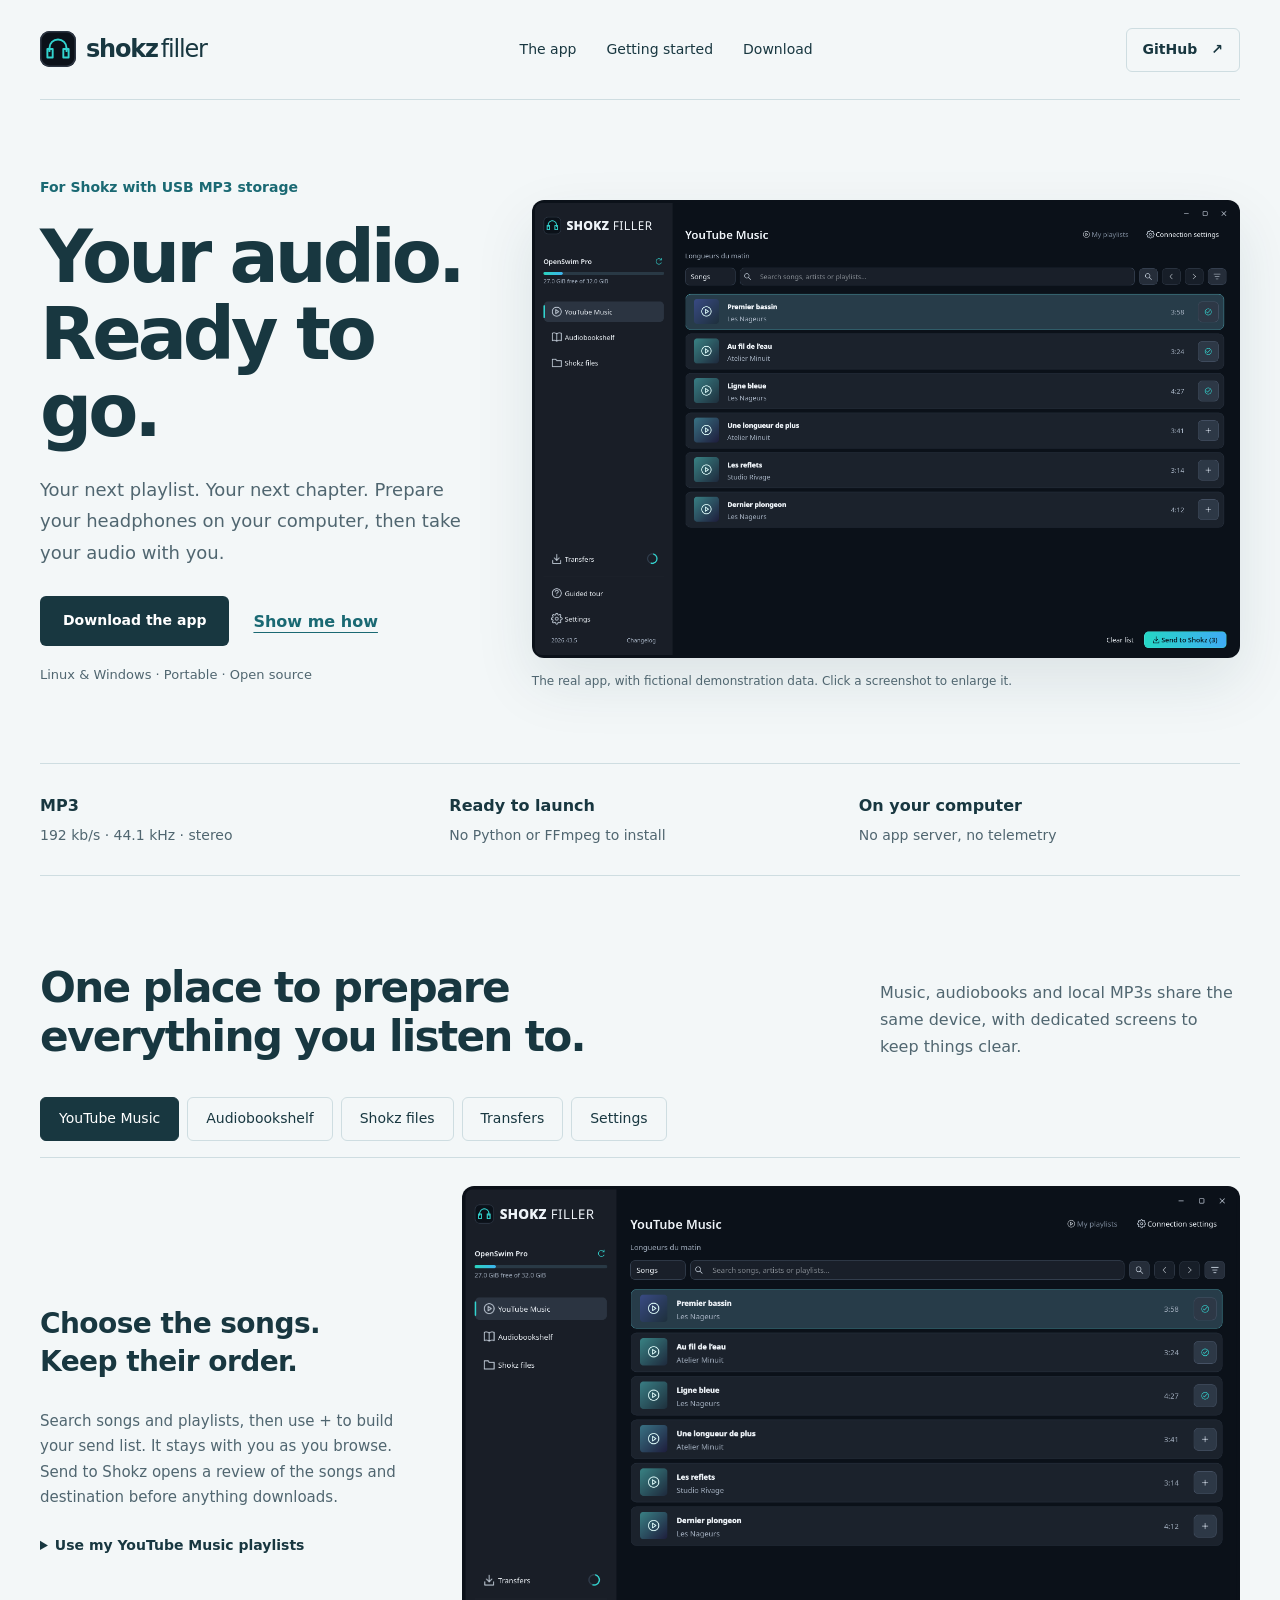
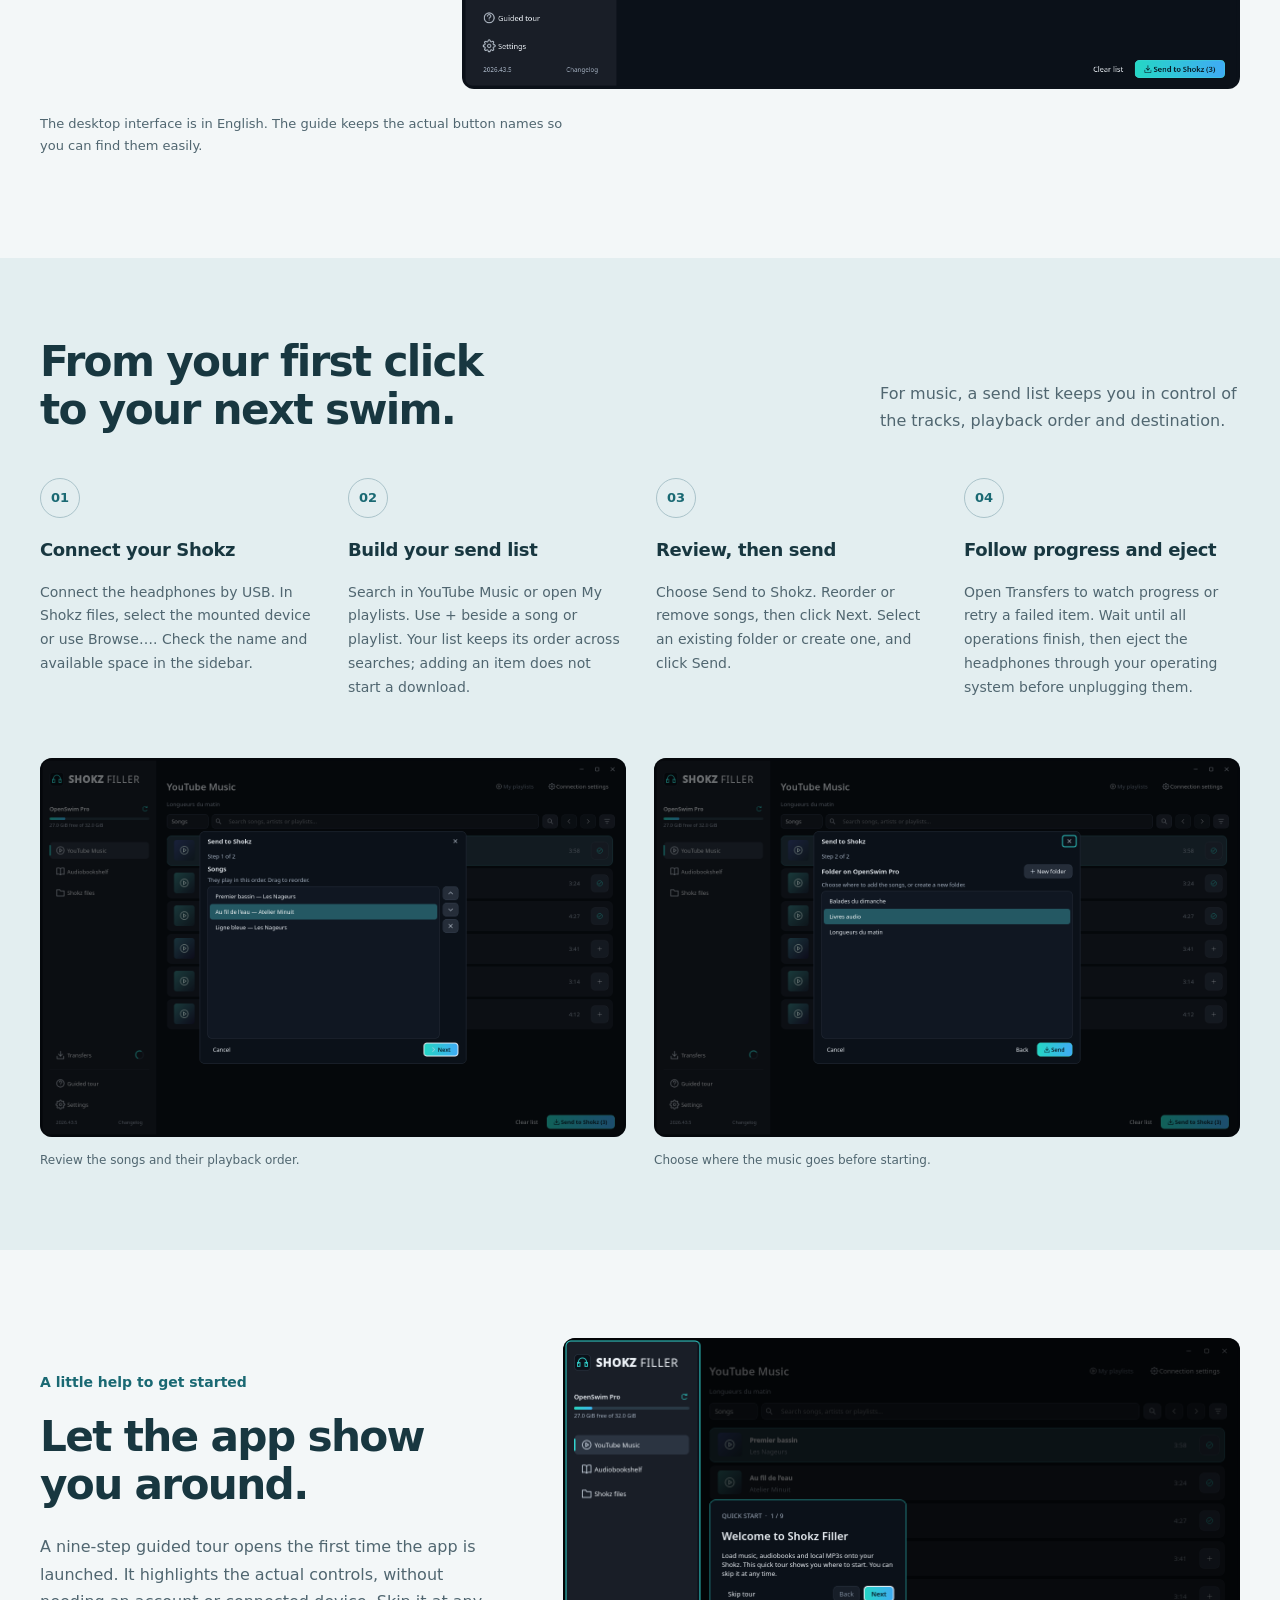
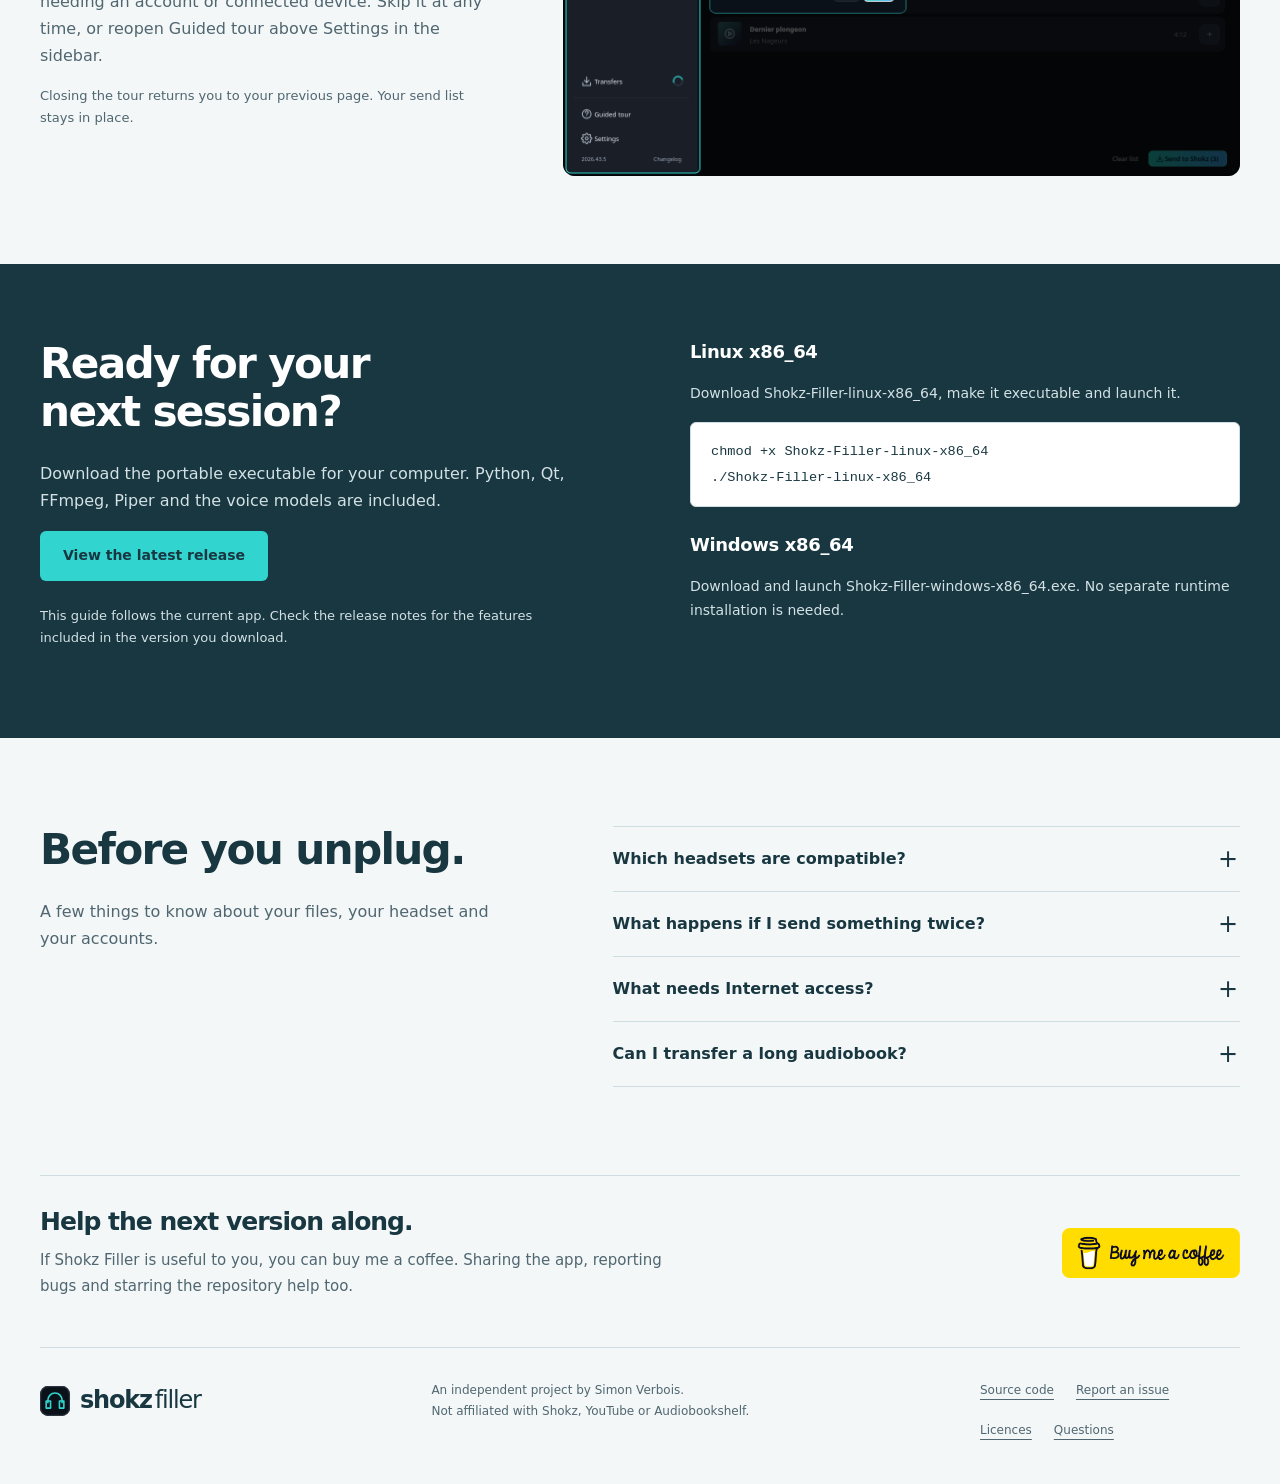
<file: docs/site-template.html>
<!doctype html>
<html lang="en">
  <head>
    <meta charset="utf-8" />
    <meta name="viewport" content="width=device-width, initial-scale=1" />
    <meta name="theme-color" content="#f3f7f8" />
    <title data-i18n="copy-title">
      Shokz Filler — Your audio, ready to go.
    </title>
    <meta
      name="description"
      content="Music and audiobooks for your Shokz."
      data-i18n-content="meta-description"
    />
    <meta
      property="og:title"
      content="Shokz Filler — Your audio, ready to go."
      data-i18n-content="copy-title"
    />
    <meta
      property="og:description"
      content="Music and audiobooks for your Shokz."
      data-i18n-content="meta-description"
    />
    <meta property="og:type" content="website" />
    <meta
      property="og:url"
      content="https://simon-verbois.github.io/shokz-filler/"
    />
    <meta
      property="og:image"
      content="https://simon-verbois.github.io/shokz-filler/screenshots/music.png"
    />
    <link
      rel="canonical"
      href="https://simon-verbois.github.io/shokz-filler/"
    />
    <link rel="icon" href="favicon.svg" type="image/svg+xml" />
    <link rel="stylesheet" href="styles.css" />
    <script src="site.js" defer></script>
  </head>
  <body>
    <a class="skip" href="#contenu" data-i18n="copy-skip">Skip to content</a>
    <header class="header wrap">
      <a
        class="brand"
        href="./"
        aria-label="Shokz Filler home"
        data-i18n-aria-label="attr-home"
        ><img src="favicon.svg" width="36" height="36" alt="" /><span
          >shokz<span class="brand-light">filler</span></span
        ></a
      >
      <nav aria-label="Main navigation" data-i18n-aria-label="attr-nav">
        <a href="#decouvrir" data-i18n="copy-nav-app">The app</a>
        <a href="#guide" data-i18n="copy-nav-guide">Getting started</a>
        <a href="#telecharger" data-i18n="copy-nav-download">Download</a>
      </nav>
      <a
        class="button button-small button-outline"
        href="https://github.com/simon-verbois/shokz-filler"
        >GitHub <span aria-hidden="true">↗</span></a
      >
    </header>
    <main id="contenu">
      <section class="hero wrap" aria-labelledby="hero-title">
        <div class="hero-copy">
          <p class="eyebrow" data-i18n="copy-hero-kicker">
            For Shokz with USB MP3 storage
          </p>
          <h1 id="hero-title" data-i18n="copy-hero-title">
            Your audio.<br />Ready to go.
          </h1>
          <p class="lead" data-i18n="copy-hero-body">
            Your next playlist. Your next chapter. Prepare your headphones on
            your computer, then take your audio with you.
          </p>
          <div class="actions">
            <a
              class="button button-primary"
              href="#telecharger"
              data-i18n="copy-download-action"
              >Download the app</a
            >
            <a class="text-link" href="#guide" data-i18n="copy-guide-action"
              >Show me how</a
            >
          </div>
          <p class="small muted" data-i18n="copy-portable-line">
            Linux &amp; Windows · Portable · Open source
          </p>
        </div>
        <figure class="hero-shot">
          <a class="screenshot" href="screenshots/music.png" data-preview
            ><img
              src="screenshots/music.png"
              width="1360"
              height="880"
              fetchpriority="high"
              alt="Music search with three songs in the send list"
              data-i18n-alt="attr-music"
          /></a>
          <figcaption data-i18n="copy-captures">
            The real app, with fictional demonstration data. Click a screenshot
            to enlarge it.
          </figcaption>
        </figure>
      </section>
      <div class="specs wrap">
        <p><strong>MP3</strong><span>192 kb/s · 44.1 kHz · stereo</span></p>
        <p>
          <strong data-i18n="copy-spec-portable">Ready to launch</strong
          ><span data-i18n="copy-spec-portable-body"
            >No Python or FFmpeg to install</span
          >
        </p>
        <p>
          <strong data-i18n="copy-spec-local">On your computer</strong
          ><span data-i18n="copy-spec-local-body"
            >No app server, no telemetry</span
          >
        </p>
      </div>

      <section class="section wrap" id="decouvrir" aria-labelledby="app-title">
        <div class="section-head">
          <h2 id="app-title" data-i18n="copy-overview-title">
            One place to prepare everything you listen to.
          </h2>
          <p data-i18n="copy-overview-body">
            Music, audiobooks and local MP3s share the same device, with
            dedicated screens to keep things clear.
          </p>
        </div>
        <div class="app-gallery" data-gallery>
          <div
            class="screen-tabs"
            aria-label="Application screens"
            data-i18n-aria-label="attr-screens"
          >
            <a href="#guide-musique" data-screen>YouTube Music</a>
            <a href="#guide-livres" data-screen>Audiobookshelf</a>
            <a href="#guide-appareil" data-screen>Shokz files</a>
            <a href="#screen-transfers" data-screen>Transfers</a>
            <a href="#guide-voix" data-screen>Settings</a>
          </div>
          <article class="screen-panel" id="guide-musique" data-panel>
            <div>
              <h3 data-i18n="copy-music-title">
                Choose the songs. Keep their order.
              </h3>
              <p data-i18n="copy-music-body">
                Search songs and playlists, then use + to build your send list.
                It stays with you as you browse. Send to Shokz opens a review of
                the songs and destination before anything downloads.
              </p>
              <details>
                <summary data-i18n="copy-music-account-title">
                  Use my YouTube Music playlists
                </summary>
                <p data-i18n="copy-music-account-body">
                  In Settings, click Connect next to YouTube Music. Open your
                  browser, sign in and return to the app to import the session.
                  Then open My playlists. Public search works without an
                  account.
                </p>
              </details>
            </div>
            <figure>
              <a class="screenshot" href="screenshots/music.png" data-preview
                ><img
                  src="screenshots/music.png"
                  width="1360"
                  height="880"
                  loading="lazy"
                  alt="Music search and send list"
                  data-i18n-alt="attr-music"
              /></a>
            </figure>
          </article>
          <article class="screen-panel" id="guide-livres" data-panel>
            <div>
              <h3 data-i18n="copy-books-title">
                One book. One folder. Numbered chapters.
              </h3>
              <p data-i18n="copy-books-body">
                Connect your Audiobookshelf server in Settings. Select books and
                choose Send to Shokz: each chapter becomes a numbered MP3,
                copied in playback order. Available chapter metadata is used
                when valid; otherwise the source-file order is preserved.
              </p>
              <a class="text-link" href="screenshots/chapters.png" data-preview
                ><img
                  class="preview-thumb"
                  src="screenshots/chapters.png"
                  width="1360"
                  height="880"
                  loading="lazy"
                  alt="Numbered MP3 chapters in the Shokz file browser"
                  data-i18n-alt="attr-chapters"
                /><span data-i18n="copy-chapters-link"
                  >See the exported chapter files</span
                ></a
              >
            </div>
            <figure>
              <a
                class="screenshot"
                href="screenshots/audiobooks.png"
                data-preview
                ><img
                  src="screenshots/audiobooks.png"
                  width="1360"
                  height="880"
                  loading="lazy"
                  alt="Audiobookshelf library and book selection"
                  data-i18n-alt="attr-books"
              /></a>
            </figure>
          </article>
          <article class="screen-panel" id="guide-appareil" data-panel>
            <div>
              <h3 data-i18n="copy-files-title">Your files, in their place.</h3>
              <p data-i18n="copy-files-body">
                Choose your detected Shokz or use Browse… to select its mounted
                folder. Create folders, rename and move files. Add MP3 imports
                local music: compatible files copy directly, others are
                converted to the target format without changing your originals.
              </p>
              <p class="tip" data-i18n="copy-files-tip">
                Deletion asks for confirmation. Name conflicts preserve both
                files. Recovery tools are in the overflow menu.
              </p>
            </div>
            <figure>
              <a class="screenshot" href="screenshots/device.png" data-preview
                ><img
                  src="screenshots/device.png"
                  width="1360"
                  height="880"
                  loading="lazy"
                  alt="Device storage, folders and local MP3 import controls"
                  data-i18n-alt="attr-files"
              /></a>
            </figure>
          </article>
          <article class="screen-panel" id="screen-transfers" data-panel>
            <div>
              <h3 data-i18n="copy-transfers-title">Know what is happening.</h3>
              <p data-i18n="copy-transfers-body">
                Follow downloads, conversion and copies in Transfers. Use Cancel
                selected for active or queued items, or Retry selected after a
                failure or cancellation. The sidebar indicator stays visible on
                every screen.
              </p>
              <p class="tip" data-i18n="copy-transfers-tip">
                Interrupted copies remain distinguishable from complete MP3s.
                Reconnect the same device before retrying or resuming.
              </p>
            </div>
            <figure>
              <a
                class="screenshot"
                href="screenshots/transfers.png"
                data-preview
                ><img
                  src="screenshots/transfers.png"
                  width="1360"
                  height="880"
                  loading="lazy"
                  alt="Transfer queue with complete, converting, waiting and failed items"
                  data-i18n-alt="attr-transfers"
              /></a>
            </figure>
          </article>
          <article class="screen-panel" id="guide-voix" data-panel>
            <div>
              <h3 data-i18n="copy-voice-title">
                Hear which chapter comes next.
              </h3>
              <p data-i18n="copy-voice-body">
                Optional Piper announcements run offline, with eight bundled
                voices across French, English, German, Dutch and Spanish. Set
                separate text for the first and later chapters. Default speed is
                100%, followed by 1.5 seconds of silence.
              </p>
              <p data-i18n="copy-voice-template">
                Use $book_name, $author_name, $chapter_number and
                $chapter_title. Try Preview, then Save settings. Changes apply
                to books queued afterwards.
              </p>
              <a class="text-link" href="screenshots/accounts.png" data-preview
                ><img
                  class="preview-thumb"
                  src="screenshots/accounts.png"
                  width="1360"
                  height="880"
                  loading="lazy"
                  alt="Settings with YouTube Music and Audiobookshelf account controls"
                  data-i18n-alt="attr-accounts"
                /><span data-i18n="copy-accounts-link"
                  >See the account settings</span
                ></a
              >
            </div>
            <figure>
              <a class="screenshot" href="screenshots/settings.png" data-preview
                ><img
                  src="screenshots/settings.png"
                  width="1360"
                  height="880"
                  loading="lazy"
                  alt="First-chapter and later-chapter announcement settings with voice preview"
                  data-i18n-alt="attr-settings"
              /></a>
            </figure>
          </article>
        </div>
        <p class="small muted" data-i18n="copy-ui-language">
          The desktop interface is in English. The guide keeps the actual button
          names so you can find them easily.
        </p>
      </section>

      <section class="guide-section" id="guide" aria-labelledby="guide-title">
        <div class="wrap">
          <div class="section-head">
            <h2 id="guide-title" data-i18n="copy-guide-title">
              From your first click to your next swim.
            </h2>
            <p data-i18n="copy-guide-intro">
              For music, a send list keeps you in control of the tracks,
              playback order and destination.
            </p>
          </div>
          <ol class="workflow">
            <li>
              <h3 data-i18n="copy-step1-title">Connect your Shokz</h3>
              <p data-i18n="copy-step1-body">
                Connect the headphones by USB. In Shokz files, select the
                mounted device or use Browse…. Check the name and available
                space in the sidebar.
              </p>
            </li>
            <li>
              <h3 data-i18n="copy-step2-title">Build your send list</h3>
              <p data-i18n="copy-step2-body">
                Search in YouTube Music or open My playlists. Use + beside a
                song or playlist. Your list keeps its order across searches;
                adding an item does not start a download.
              </p>
            </li>
            <li>
              <h3 data-i18n="copy-step3-title">Review, then send</h3>
              <p data-i18n="copy-step3-body">
                Choose Send to Shokz. Reorder or remove songs, then click Next.
                Select an existing folder or create one, and click Send.
              </p>
            </li>
            <li>
              <h3 data-i18n="copy-step4-title">Follow progress and eject</h3>
              <p data-i18n="copy-step4-body">
                Open Transfers to watch progress or retry a failed item. Wait
                until all operations finish, then eject the headphones through
                your operating system before unplugging them.
              </p>
            </li>
          </ol>
          <div class="wizard-gallery">
            <figure>
              <a
                class="screenshot"
                href="screenshots/transfer-order.png"
                data-preview
                ><img
                  src="screenshots/transfer-order.png"
                  width="1360"
                  height="880"
                  loading="lazy"
                  alt="Transfer assistant showing songs in playback order"
                  data-i18n-alt="attr-order"
              /></a>
              <figcaption data-i18n="copy-order-caption">
                Review the songs and their playback order.
              </figcaption>
            </figure>
            <figure>
              <a
                class="screenshot"
                href="screenshots/transfer-folder.png"
                data-preview
                ><img
                  src="screenshots/transfer-folder.png"
                  width="1360"
                  height="880"
                  loading="lazy"
                  alt="Transfer assistant with destination folders and Send button"
                  data-i18n-alt="attr-folder"
              /></a>
              <figcaption data-i18n="copy-folder-caption">
                Choose where the music goes before starting.
              </figcaption>
            </figure>
          </div>
        </div>
      </section>

      <section class="section wrap tour-section" aria-labelledby="tour-title">
        <div>
          <p class="eyebrow" data-i18n="copy-tour-kicker">
            A little help to get started
          </p>
          <h2 id="tour-title" data-i18n="copy-tour-title">
            Let the app show you around.
          </h2>
          <p data-i18n="copy-tour-body">
            A nine-step guided tour opens the first time the app is launched. It
            highlights the actual controls, without needing an account or
            connected device. Skip it at any time, or reopen Guided tour above
            Settings in the sidebar.
          </p>
          <p class="small muted" data-i18n="copy-tour-context">
            Closing the tour returns you to your previous page. Your send list
            stays in place.
          </p>
        </div>
        <figure>
          <a class="screenshot" href="screenshots/guided-tour.png" data-preview
            ><img
              src="screenshots/guided-tour.png"
              width="1360"
              height="880"
              loading="lazy"
              alt="Guided tour highlighting the sidebar with Back, Next and Skip controls"
              data-i18n-alt="attr-tour"
          /></a>
        </figure>
      </section>

      <section
        class="download-section"
        id="telecharger"
        aria-labelledby="download-title"
      >
        <div class="wrap download-layout">
          <div>
            <h2 id="download-title" data-i18n="copy-download-title">
              Ready for your next session?
            </h2>
            <p data-i18n="copy-download-body">
              Download the portable executable for your computer. Python, Qt,
              FFmpeg, Piper and the voice models are included.
            </p>
            <a
              class="button button-primary"
              href="https://github.com/simon-verbois/shokz-filler/releases/latest"
              data-i18n="copy-latest-release"
              >View the latest release</a
            >
            <p class="small release-note" data-i18n="copy-release-note">
              This guide follows the current app. Check the release notes for
              the features included in the version you download.
            </p>
          </div>
          <div class="platforms">
            <article>
              <h3>Linux x86_64</h3>
              <p data-i18n="copy-linux">
                Download Shokz-Filler-linux-x86_64, make it executable and
                launch it.
              </p>
              <pre><code>chmod +x Shokz-Filler-linux-x86_64
./Shokz-Filler-linux-x86_64</code></pre>
            </article>
            <article>
              <h3>Windows x86_64</h3>
              <p data-i18n="copy-windows">
                Download and launch Shokz-Filler-windows-x86_64.exe. No separate
                runtime installation is needed.
              </p>
            </article>
          </div>
        </div>
      </section>

      <section
        class="section wrap faq"
        id="questions"
        aria-labelledby="faq-title"
      >
        <div>
          <h2 id="faq-title" data-i18n="copy-faq-title">Before you unplug.</h2>
          <p data-i18n="copy-faq-intro">
            A few things to know about your files, your headset and your
            accounts.
          </p>
        </div>
        <div class="faq-list">
          <details>
            <summary data-i18n="copy-faq-device-q">
              Which headsets are compatible?
            </summary>
            <p data-i18n="copy-faq-device-a">
              Shokz models with USB MP3 storage, including OpenSwim Pro. Unknown
              volume names can be selected manually. Numbered filenames and
              sequential copies help preserve playback order; behaviour depends
              on the model and firmware.
            </p>
          </details>
          <details>
            <summary data-i18n="copy-faq-duplicate-q">
              What happens if I send something twice?
            </summary>
            <p data-i18n="copy-faq-duplicate-a">
              Recognised identical tracks and exports are skipped. Unidentified
              files and filename conflicts are preserved. A book with different
              sources or announcement settings gets a separate export folder.
            </p>
          </details>
          <details>
            <summary data-i18n="copy-faq-offline-q">
              What needs Internet access?
            </summary>
            <p data-i18n="copy-faq-offline-a">
              YouTube Music and Audiobookshelf need access to their services.
              Local MP3 import and Piper announcements work offline. Account
              sessions are stored locally; Disconnect or Disconnect / forget
              removes the saved app credentials.
            </p>
          </details>
          <details>
            <summary data-i18n="copy-faq-limit-q">
              Can I transfer a long audiobook?
            </summary>
            <p data-i18n="copy-faq-limit-a">
              Books are split into numbered chapter MP3s, with a conservative 4
              GiB limit per output file. Keep enough free space on your computer
              for the sources and conversion cache, and on the headphones for
              the result.
            </p>
          </details>
        </div>
      </section>

      <section
        class="support wrap"
        id="soutenir"
        aria-labelledby="support-title"
      >
        <div>
          <h2 id="support-title" data-i18n="copy-support-title">
            Help the next version along.
          </h2>
          <p data-i18n="copy-support-body">
            If Shokz Filler is useful to you, you can buy me a coffee. Sharing
            the app, reporting bugs and starring the repository help too.
          </p>
        </div>
        <a
          class="coffee-link"
          href="https://buymeacoffee.com/simonverbois"
          aria-label="Support Shokz Filler on Buy Me a Coffee"
          data-i18n-aria-label="attr-coffee"
          ><img
            src="buy-me-a-coffee.svg"
            width="178"
            height="50"
            alt="Buy Me a Coffee"
        /></a>
      </section>
    </main>
    <footer class="footer wrap">
      <a class="brand" href="./"
        ><img src="favicon.svg" width="30" height="30" alt="" /><span
          >shokz<span class="brand-light">filler</span></span
        ></a
      >
      <p data-i18n="copy-footer">
        An independent project by Simon Verbois.<br />Not affiliated with Shokz,
        YouTube or Audiobookshelf.
      </p>
      <div>
        <a
          href="https://github.com/simon-verbois/shokz-filler"
          data-i18n="copy-source"
          >Source code</a
        ><a
          href="https://github.com/simon-verbois/shokz-filler/issues"
          data-i18n="copy-issues"
          >Report an issue</a
        ><a
          href="https://github.com/simon-verbois/shokz-filler/blob/main/THIRD_PARTY_NOTICES.md"
          data-i18n="copy-licences"
          >Licences</a
        ><a href="#questions" data-i18n="copy-questions">Questions</a>
      </div>
    </footer>
    <dialog
      class="lightbox"
      aria-label="Enlarged screenshot"
      data-i18n-aria-label="attr-lightbox"
    >
      <form method="dialog">
        <button
          class="button button-small button-primary"
          data-i18n="copy-close"
        >
          Close
        </button>
      </form>
      <img src="screenshots/music.png" width="1360" height="880" alt="" />
      <p class="lightbox-caption"></p>
    </dialog>
  </body>
</html>
</file>
<file: docs/styles.css>
:root {
  --paper: #f3f7f8;
  --ink: #183740;
  --muted: #506670;
  --line: #cedde1;
  --accent: #32d4cf;
  --white: #fff;
  --soft: #e3eef0;
  --link: #1a6973;
  --radius: 12px;
  color-scheme: light;
  font-family:
    "Segoe UI",
    ui-sans-serif,
    system-ui,
    -apple-system,
    sans-serif;
  color: var(--ink);
  background: var(--paper);
  font-synthesis: none;
}
* {
  box-sizing: border-box;
}
html {
  scroll-behavior: smooth;
  scroll-padding-top: 24px;
}
body {
  margin: 0;
  font-size: 16px;
  line-height: 1.7;
}
[hidden] {
  display: none !important;
}
a {
  color: inherit;
  text-underline-offset: 5px;
}
a,
button,
summary {
  touch-action: manipulation;
}
a:focus-visible,
button:focus-visible,
summary:focus-visible {
  outline: 3px solid var(--link);
  outline-offset: 5px;
}
button,
summary {
  cursor: pointer;
}
img {
  display: block;
  max-width: 100%;
  height: auto;
}
figure {
  margin: 0;
  min-width: 0;
}
h1,
h2,
h3,
p {
  margin-top: 0;
}
h1,
h2,
h3 {
  text-wrap: balance;
}
h1 {
  font-size: clamp(3.5rem, 5.7vw, 6rem);
  line-height: 1.06;
  letter-spacing: -0.055em;
  font-weight: 650;
  margin-bottom: 24px;
}
h2 {
  font-size: clamp(2rem, 3.3vw, 3.2rem);
  line-height: 1.14;
  letter-spacing: -0.04em;
  font-weight: 600;
  margin-bottom: 24px;
}
h3 {
  font-size: 1.3rem;
  line-height: 1.35;
  letter-spacing: -0.02em;
}
p {
  max-width: 66ch;
}
code {
  font-family: ui-monospace, monospace;
  font-size: 0.85em;
  overflow-wrap: anywhere;
}
pre {
  white-space: pre-wrap;
  overflow-wrap: anywhere;
  padding: 16px 20px;
  background: var(--white);
  border: 1px solid var(--line);
  border-radius: 6px;
  line-height: 1.6;
}
.wrap {
  width: min(1320px, calc(100% - 80px));
  margin-inline: auto;
}
.skip {
  position: absolute;
  left: 20px;
  top: -100px;
  z-index: 10;
  padding: 12px 20px;
  background: var(--ink);
  color: var(--white);
}
.skip:focus {
  top: 12px;
}
.header {
  display: flex;
  align-items: center;
  justify-content: space-between;
  gap: 24px;
  min-height: 100px;
  border-bottom: 1px solid var(--line);
}
.brand {
  display: inline-flex;
  align-items: center;
  gap: 10px;
  text-decoration: none;
  font-size: 24px;
  letter-spacing: -0.05em;
  font-weight: 700;
  white-space: nowrap;
}
.brand-light {
  font-weight: 400;
  margin-left: 3px;
}
.header nav {
  display: flex;
  gap: 30px;
  font-size: 14px;
}
.header nav a {
  display: inline-flex;
  align-items: center;
  min-height: 44px;
  text-decoration: none;
}
.header nav a:hover,
.text-link:hover,
.footer a:hover {
  color: var(--link);
  text-decoration: underline;
}
.header-actions {
  display: flex;
  align-items: center;
  gap: 14px;
}
.button {
  display: inline-flex;
  align-items: center;
  justify-content: center;
  gap: 14px;
  min-height: 50px;
  padding: 12px 22px;
  border: 1px solid transparent;
  border-radius: 6px;
  text-decoration: none;
  font-family: inherit;
  font-size: 14px;
  font-weight: 600;
  line-height: 1.4;
}
.button-primary {
  background: var(--ink);
  color: var(--white);
}
.button-primary:hover {
  background: #285961;
}
.button-outline {
  border-color: var(--line);
  background: transparent;
}
.button-outline:hover {
  background: var(--soft);
  border-color: var(--ink);
}
.button-small {
  min-height: 44px;
  padding: 10px 16px;
}
.eyebrow {
  color: var(--link);
  font-size: 14px;
  font-weight: 600;
  margin-bottom: 18px;
}
.hero {
  display: grid;
  grid-template-columns: 0.8fr 1.3fr;
  align-items: center;
  gap: 56px;
  padding-top: 76px;
  padding-bottom: 64px;
}
.lead {
  font-size: 18px;
  line-height: 1.75;
  color: var(--muted);
}
.actions {
  display: flex;
  align-items: center;
  gap: 24px;
  flex-wrap: wrap;
  margin: 28px 0 18px;
}
.text-link {
  display: inline-block;
  color: var(--link);
  font-weight: 600;
  text-decoration: underline;
}
.small {
  font-size: 13px;
}
.muted {
  color: var(--muted);
}
.coffee-link {
  display: inline-flex;
  align-items: center;
  min-height: 44px;
  border-radius: 4px;
}
.coffee-link img {
  width: 178px;
  height: auto;
}
.coffee-link:hover {
  opacity: 0.82;
}
.screenshot {
  display: block;
  overflow: hidden;
  border-radius: var(--radius);
  background: #0b1119;
  cursor: zoom-in;
}
.screenshot img {
  width: 100%;
}
.screenshot:hover {
  box-shadow: 0 0 0 3px #9ebec5;
}
.hero-shot {
  transform: translateY(8px);
}
.hero-shot .screenshot {
  box-shadow: 0 24px 60px #1837401a;
}
figcaption {
  font-size: 12px;
  color: var(--muted);
  line-height: 1.6;
  margin-top: 14px;
}
.specs {
  display: grid;
  grid-template-columns: repeat(3, 1fr);
  gap: 28px;
  border-top: 1px solid var(--line);
  border-bottom: 1px solid var(--line);
  padding-block: 28px;
}
.specs p {
  margin: 0;
  display: flex;
  flex-direction: column;
  gap: 4px;
}
.specs strong {
  font-size: 16px;
  font-weight: 600;
}
.specs span {
  color: var(--muted);
  font-size: 14px;
}
.section {
  padding-block: 88px;
}
.section-head {
  display: flex;
  justify-content: space-between;
  align-items: flex-end;
  gap: 64px;
  margin-bottom: 36px;
}
.section-head h2 {
  max-width: 600px;
  margin-bottom: 0;
}
.section-head > p {
  max-width: 360px;
  color: var(--muted);
  margin-bottom: 0;
}
.screen-tabs {
  display: flex;
  gap: 8px;
  flex-wrap: wrap;
  border-bottom: 1px solid var(--line);
  padding-bottom: 16px;
  margin-bottom: 28px;
}
.screen-tabs a {
  display: inline-flex;
  align-items: center;
  min-height: 44px;
  border: 1px solid var(--line);
  border-radius: 6px;
  padding: 8px 18px;
  font-size: 14px;
  text-decoration: none;
}
.screen-tabs a:hover {
  background: var(--soft);
}
.screen-tabs a[aria-selected="true"] {
  color: var(--white);
  background: var(--ink);
  border-color: var(--ink);
}
.screen-panel {
  display: grid;
  grid-template-columns: 0.65fr 1.35fr;
  gap: 48px;
  align-items: center;
  padding-bottom: 24px;
  scroll-margin-top: 24px;
}
.screen-panel h3 {
  font-size: 28px;
}
.screen-panel p {
  color: var(--muted);
  font-size: 15px;
}
.screen-panel details {
  font-size: 14px;
}
.screen-panel details summary {
  min-height: 44px;
  padding-block: 8px;
  font-weight: 600;
}
.screen-panel details p {
  margin-top: 10px;
}
.preview-thumb {
  max-width: 170px;
  margin: 16px 0 10px;
  border-radius: 5px;
}
.tip {
  padding: 14px 16px;
  background: var(--soft);
  border-left: 2px solid var(--link);
  font-size: 14px;
}
.guide-section {
  background: var(--soft);
  padding-block: 80px;
}
.workflow {
  list-style: none;
  counter-reset: workflow;
  padding: 0;
  margin: 44px 0;
  display: grid;
  grid-template-columns: repeat(4, 1fr);
  gap: 32px;
}
.workflow li {
  counter-increment: workflow;
}
.workflow li::before {
  content: counter(workflow, decimal-leading-zero);
  display: inline-flex;
  align-items: center;
  justify-content: center;
  width: 38px;
  height: 38px;
  margin-bottom: 20px;
  border: 1px solid #aac3ca;
  border-radius: 50%;
  color: var(--link);
  font-weight: 600;
  font-size: 13px;
}
.workflow h3 {
  font-size: 18px;
}
.workflow p {
  font-size: 14px;
  color: var(--muted);
}
.wizard-gallery {
  display: grid;
  grid-template-columns: 1fr 1fr;
  gap: 28px;
}
.tour-section {
  display: grid;
  grid-template-columns: 0.8fr 1.2fr;
  gap: 72px;
  align-items: center;
}
.tour-section p:not(.eyebrow) {
  color: var(--muted);
}
.download-section {
  background: var(--ink);
  color: var(--white);
  padding-block: 76px;
}
.download-layout {
  display: grid;
  grid-template-columns: 1fr 1fr;
  gap: 100px;
}
.download-layout p {
  color: #d3e1e5;
}
.download-section .button-primary {
  color: var(--ink);
  background: var(--accent);
}
.download-section .button-primary:hover {
  background: #6ee7e3;
}
.download-section .button-primary:focus-visible {
  outline-color: var(--white);
}
.release-note {
  margin-top: 24px;
}
.platforms h3 {
  font-size: 18px;
}
.platforms p {
  font-size: 14px;
}
.platforms pre {
  color: var(--ink);
}
.platforms article + article {
  margin-top: 26px;
}
.faq {
  display: grid;
  grid-template-columns: 1fr 1.3fr;
  gap: 90px;
}
.faq > div > p {
  color: var(--muted);
}
.faq-list details {
  border-top: 1px solid var(--line);
}
.faq-list details:last-child {
  border-bottom: 1px solid var(--line);
}
.faq-list summary {
  list-style: none;
  min-height: 64px;
  padding: 18px 30px 18px 0;
  position: relative;
  font-weight: 600;
}
.faq-list summary::-webkit-details-marker {
  display: none;
}
.faq-list summary::after {
  position: absolute;
  right: 2px;
  top: 12px;
  content: "+";
  font-size: 24px;
  font-weight: 400;
}
.faq-list details[open] summary::after {
  content: "−";
}
.faq-list p {
  font-size: 15px;
  color: var(--muted);
  padding-right: 16px;
}
.support {
  display: flex;
  align-items: center;
  justify-content: space-between;
  gap: 48px;
  padding: 32px 0 48px;
  border-top: 1px solid var(--line);
}
.support h2 {
  font-size: 25px;
  margin-bottom: 12px;
}
.support p {
  color: var(--muted);
  margin-bottom: 0;
  font-size: 15px;
}
.support .coffee-link {
  flex-shrink: 0;
}
.footer {
  border-top: 1px solid var(--line);
  padding-block: 32px;
  display: flex;
  justify-content: space-between;
  align-items: flex-start;
  gap: 32px;
}
.footer p,
.footer > div {
  font-size: 12px;
  color: var(--muted);
}
.footer > div {
  display: flex;
  flex-wrap: wrap;
  gap: 8px 22px;
  max-width: 260px;
}
.footer > div a {
  min-height: 32px;
}
.language-picker {
  position: relative;
  font-size: 13px;
}
.language-picker summary {
  display: flex;
  align-items: center;
  gap: 8px;
  min-height: 44px;
  padding: 9px 12px;
  border: 1px solid var(--line);
  border-radius: 6px;
  list-style: none;
}
.language-picker summary::-webkit-details-marker {
  display: none;
}
.language-picker summary svg {
  width: 18px;
  height: 18px;
  fill: none;
  stroke: currentColor;
  stroke-width: 1.5;
}
.language-picker ul {
  position: absolute;
  right: 0;
  top: 100%;
  z-index: 5;
  min-width: 180px;
  padding: 6px;
  margin: 8px 0 0;
  list-style: none;
  background: var(--white);
  border: 1px solid var(--line);
  border-radius: 8px;
  box-shadow: 0 12px 32px #1837401a;
}
.language-picker a {
  display: flex;
  align-items: center;
  min-height: 44px;
  padding: 9px 12px;
  text-decoration: none;
  border-radius: 4px;
}
.language-picker a:hover {
  background: var(--soft);
}
.language-picker a[aria-current="page"] {
  background: var(--soft);
  font-weight: 650;
}
.lightbox {
  width: min(1450px, 96vw);
  max-height: 95dvh;
  padding: 12px 18px;
  border: 1px solid var(--line);
  border-radius: 12px;
  background: var(--paper);
  color: var(--ink);
  overscroll-behavior: contain;
}
.lightbox::backdrop {
  background: #10272ade;
}
.lightbox form {
  display: flex;
  justify-content: flex-end;
  margin-bottom: 12px;
}
.lightbox img {
  max-height: 76dvh;
  width: auto;
  margin-inline: auto;
  object-fit: contain;
}
.lightbox-caption {
  font-size: 13px;
  margin: 12px 0 5px;
  max-width: none;
  text-align: center;
}
body:has(.lightbox[open]) {
  overflow: hidden;
}
@media (max-width: 1100px) {
  .wrap {
    width: calc(100% - 48px);
  }
  .header {
    gap: 16px;
  }
  .header nav {
    gap: 18px;
  }
  .header-actions {
    gap: 8px;
  }
  .header-actions > .button {
    display: none;
  }
  .hero {
    gap: 28px;
    padding-top: 56px;
  }
  .section-head {
    gap: 32px;
  }
  .screen-panel {
    gap: 28px;
  }
  .tour-section,
  .download-layout {
    gap: 40px;
  }
  .workflow {
    grid-template-columns: 1fr 1fr;
  }
  .faq {
    gap: 40px;
  }
  .footer {
    flex-wrap: wrap;
  }
}
@media (max-width: 760px) {
  .wrap {
    width: calc(100% - 36px);
  }
  .header {
    min-height: 80px;
    flex-wrap: wrap;
    padding-block: 18px 6px;
    gap: 8px;
  }
  .brand {
    font-size: 22px;
  }
  .header nav {
    order: 3;
    width: 100%;
    justify-content: space-between;
  }
  .hero {
    grid-template-columns: 1fr;
    gap: 24px;
    padding-block: 42px;
  }
  h1 {
    font-size: clamp(3.3rem, 12vw, 5rem);
  }
  .hero-shot {
    transform: none;
  }
  .specs {
    grid-template-columns: 1fr;
    gap: 18px;
    padding-block: 24px;
  }
  .specs p {
    flex-direction: row;
    align-items: baseline;
    justify-content: space-between;
    gap: 12px;
  }
  .specs span {
    text-align: right;
  }
  .section {
    padding-block: 56px;
  }
  .section-head {
    display: block;
    margin-bottom: 28px;
  }
  .section-head h2 {
    margin-bottom: 20px;
  }
  .section-head > p {
    max-width: 66ch;
  }
  .screen-tabs {
    gap: 8px;
  }
  .screen-tabs a {
    padding-inline: 12px;
  }
  .screen-panel {
    grid-template-columns: 1fr;
    gap: 20px;
  }
  .screen-panel h3 {
    font-size: 25px;
  }
  .screen-panel p {
    font-size: 16px;
  }
  .preview-thumb {
    max-width: 130px;
  }
  .guide-section,
  .download-section {
    padding-block: 56px;
  }
  .workflow {
    gap: 24px;
    margin-block: 32px;
  }
  .workflow p {
    font-size: 15px;
  }
  .wizard-gallery,
  .tour-section,
  .download-layout,
  .faq {
    grid-template-columns: 1fr;
    gap: 28px;
  }
  .support {
    flex-direction: column;
    align-items: flex-start;
    gap: 16px;
    padding-block: 28px;
  }
  .footer {
    gap: 20px;
  }
  .footer p {
    width: 100%;
    margin-bottom: 0;
    order: 3;
  }
  .footer > div {
    max-width: none;
  }
}
@media (max-width: 420px) {
  .language-picker summary {
    padding-inline: 8px;
  }
  .workflow {
    grid-template-columns: 1fr;
  }
  .workflow li::before {
    float: left;
    margin-right: 14px;
    margin-bottom: 8px;
  }
  .workflow h3 {
    min-height: 38px;
    display: flex;
    align-items: center;
  }
  .specs p {
    flex-direction: column;
    gap: 0;
  }
  .specs span {
    text-align: left;
  }
}
@media (prefers-reduced-motion: reduce) {
  html {
    scroll-behavior: auto;
  }
}
</file>
